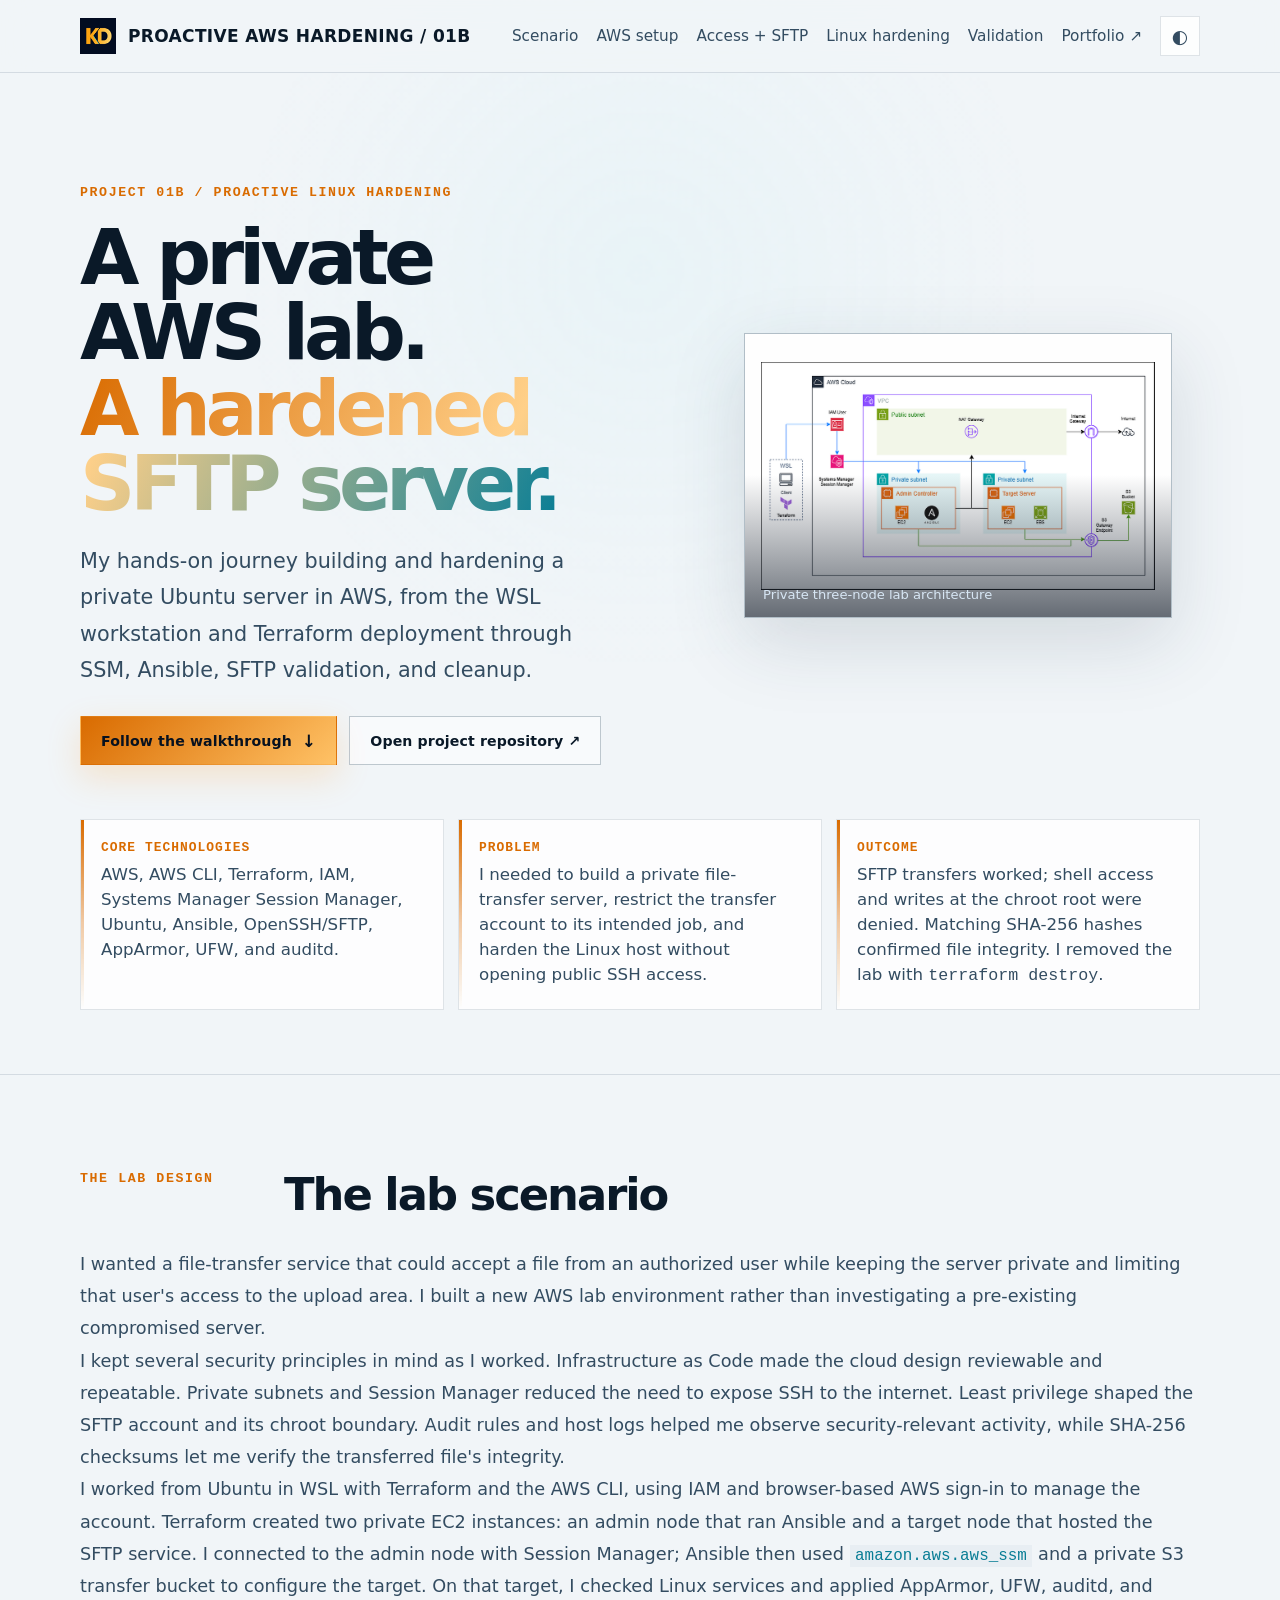
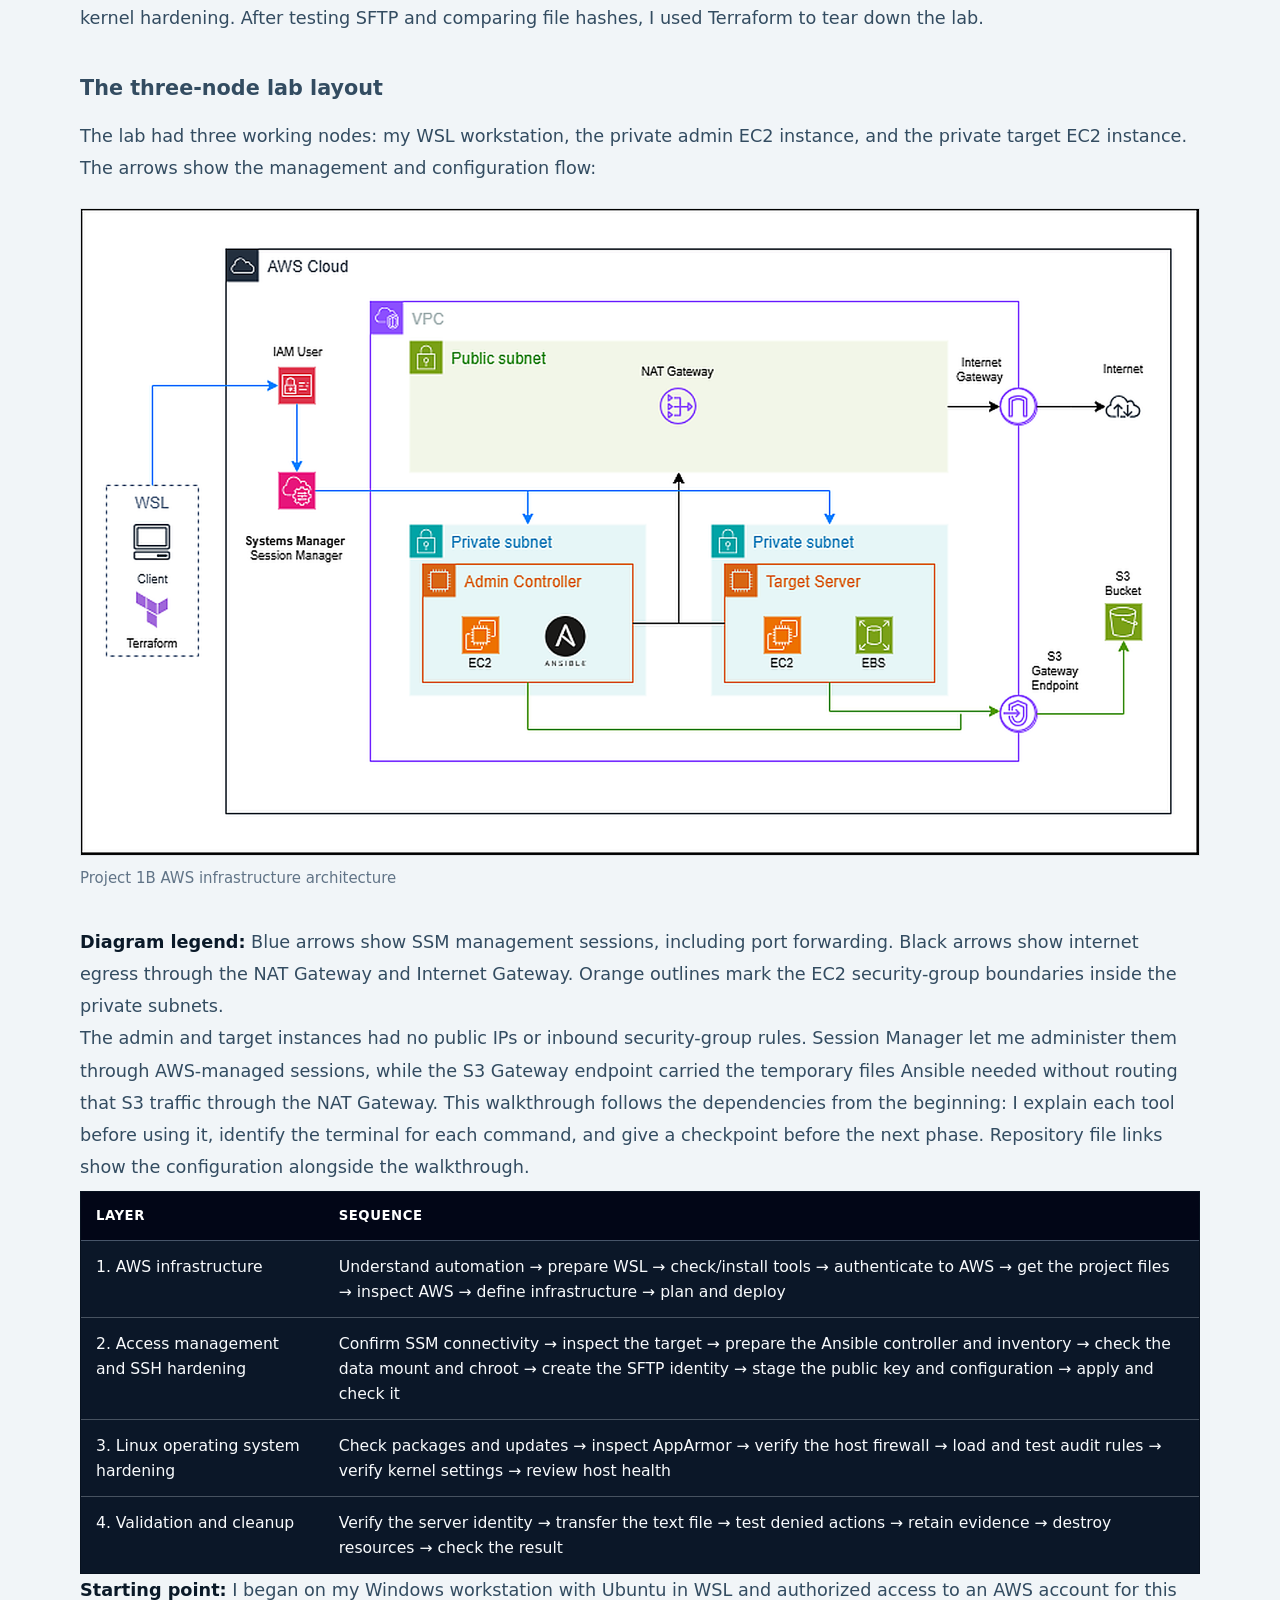
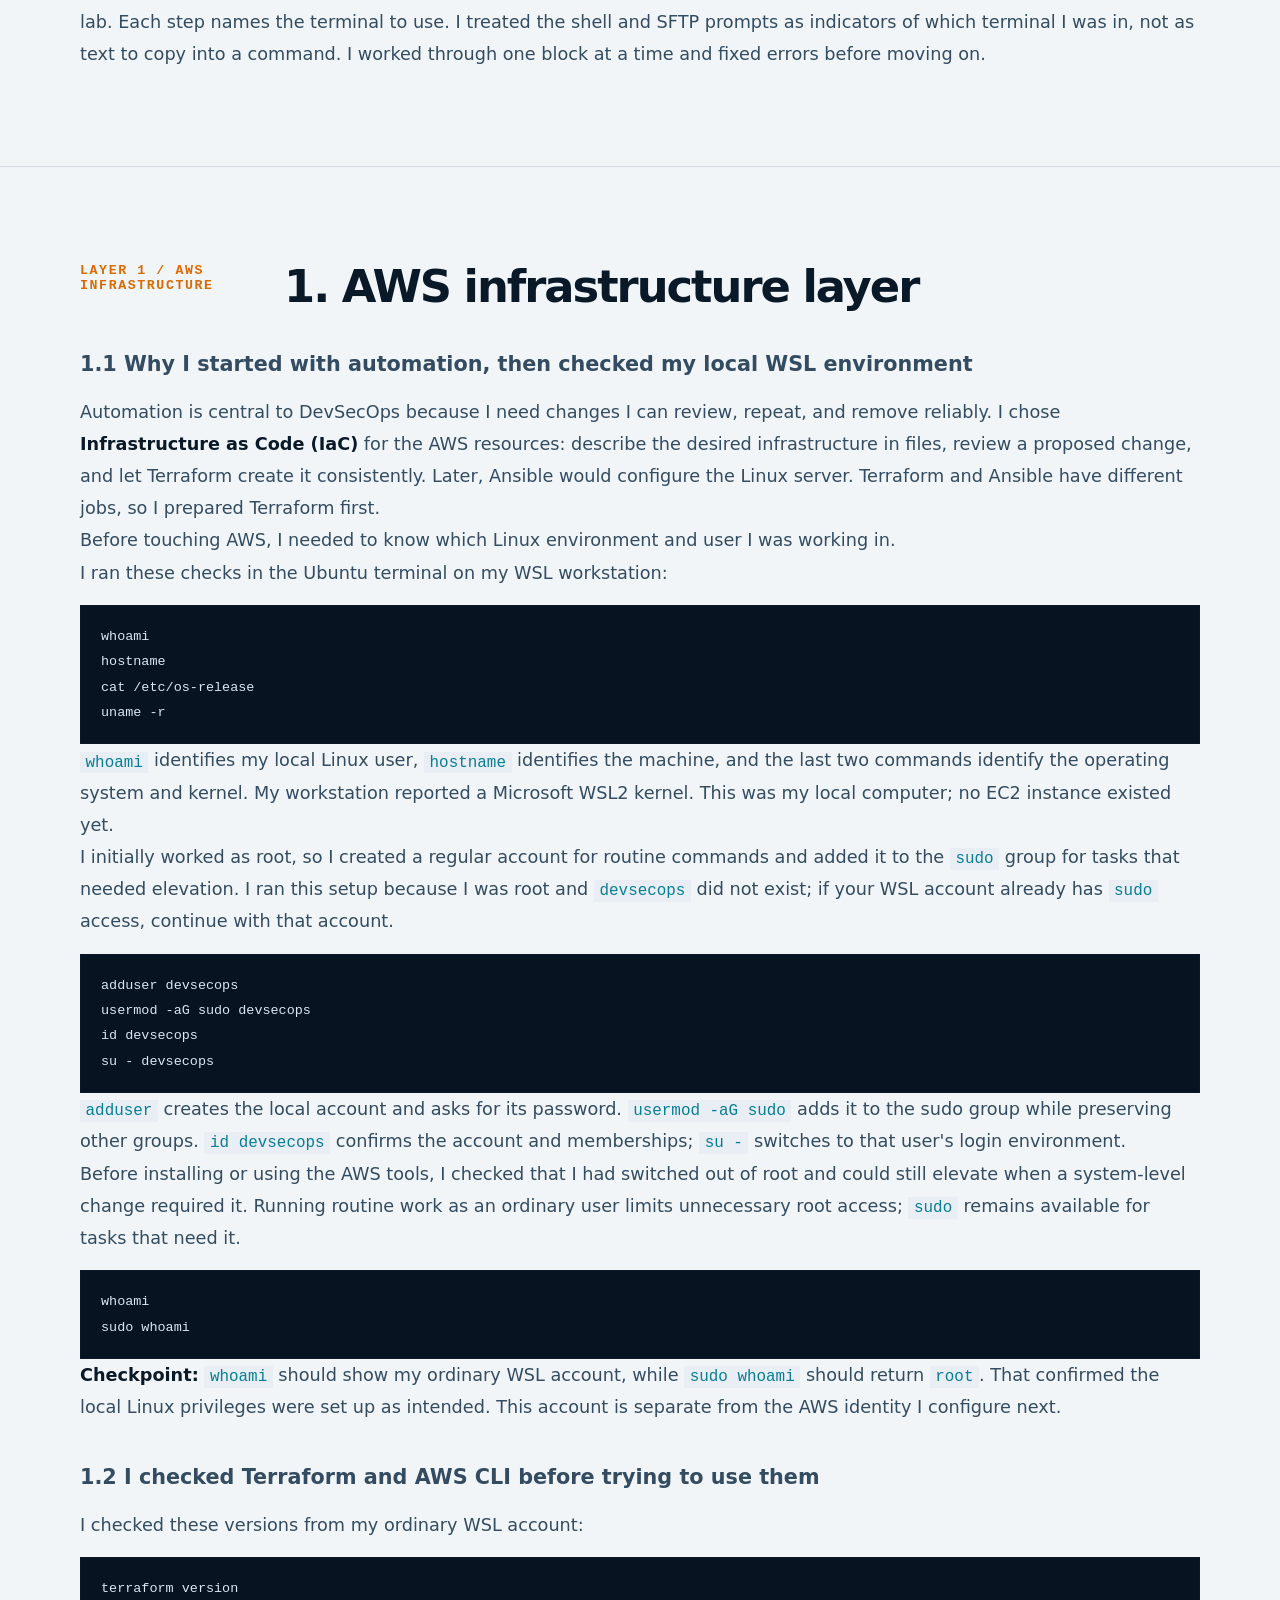
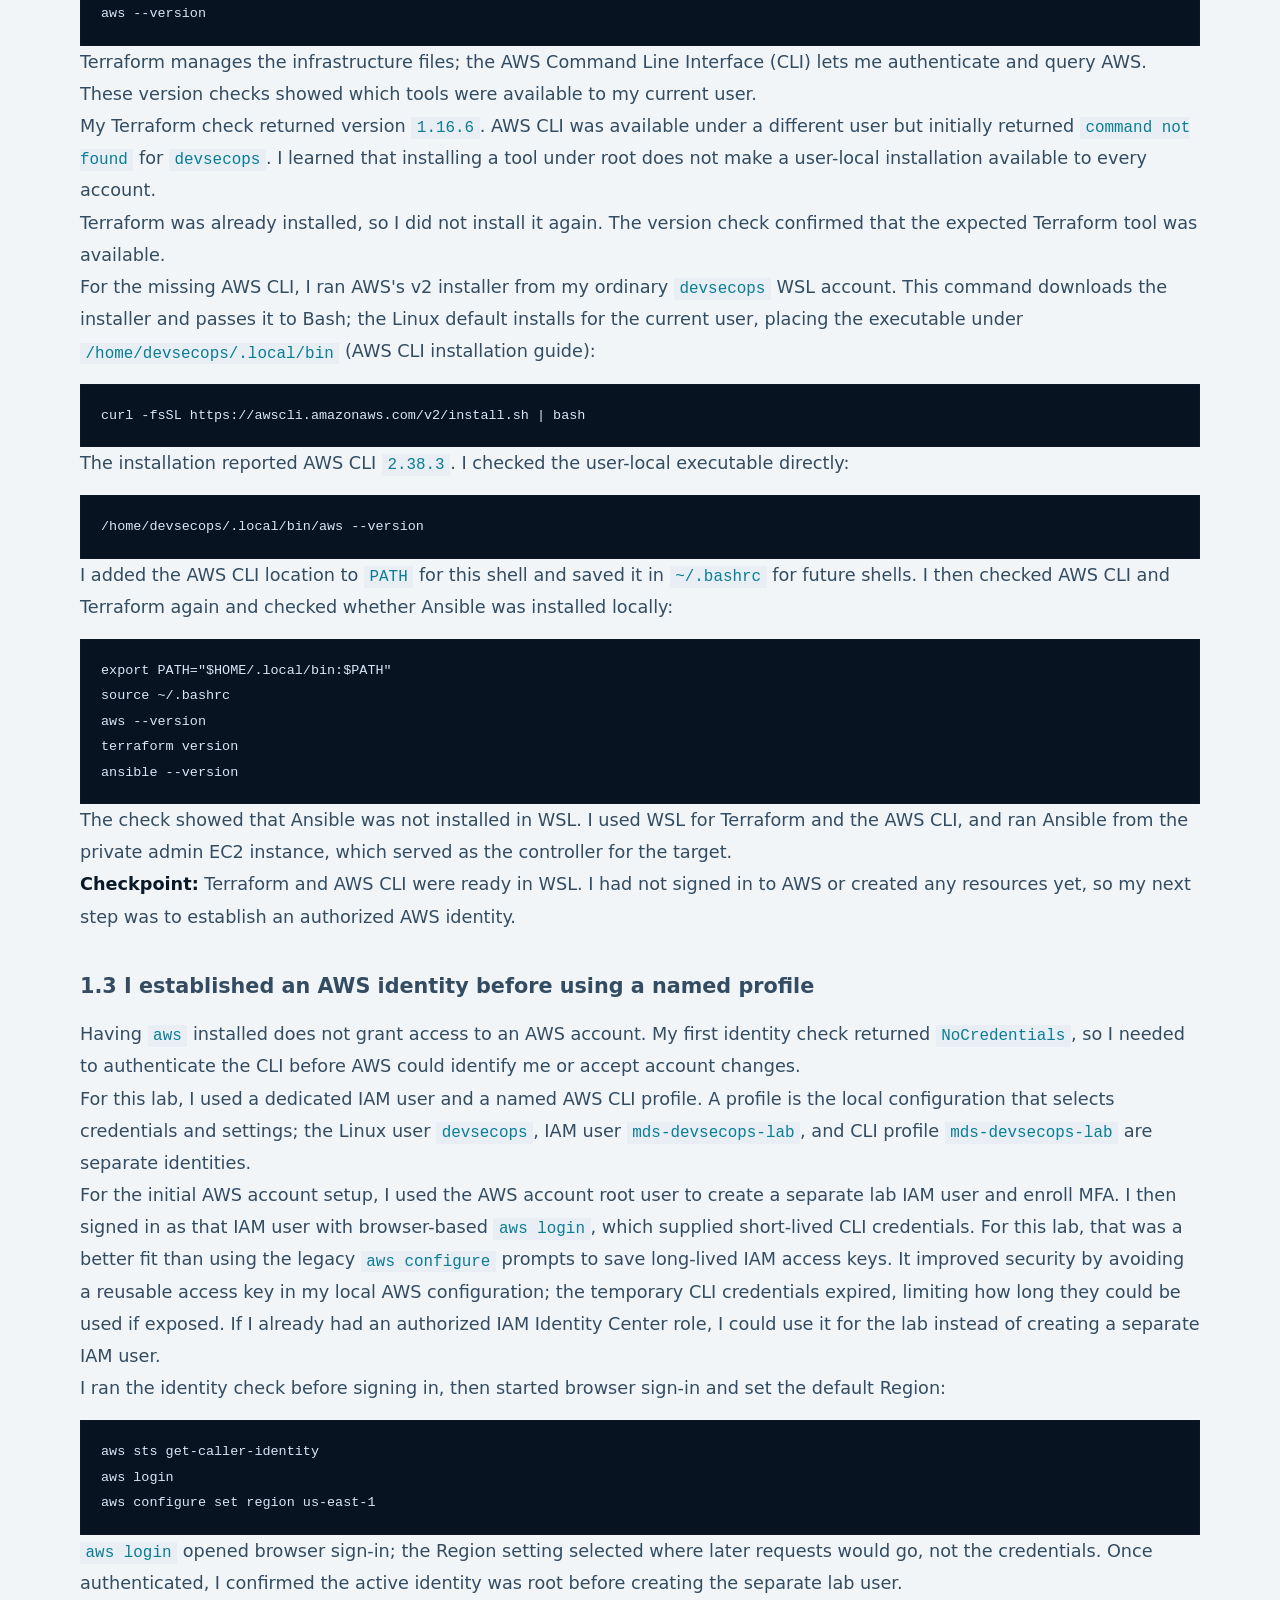
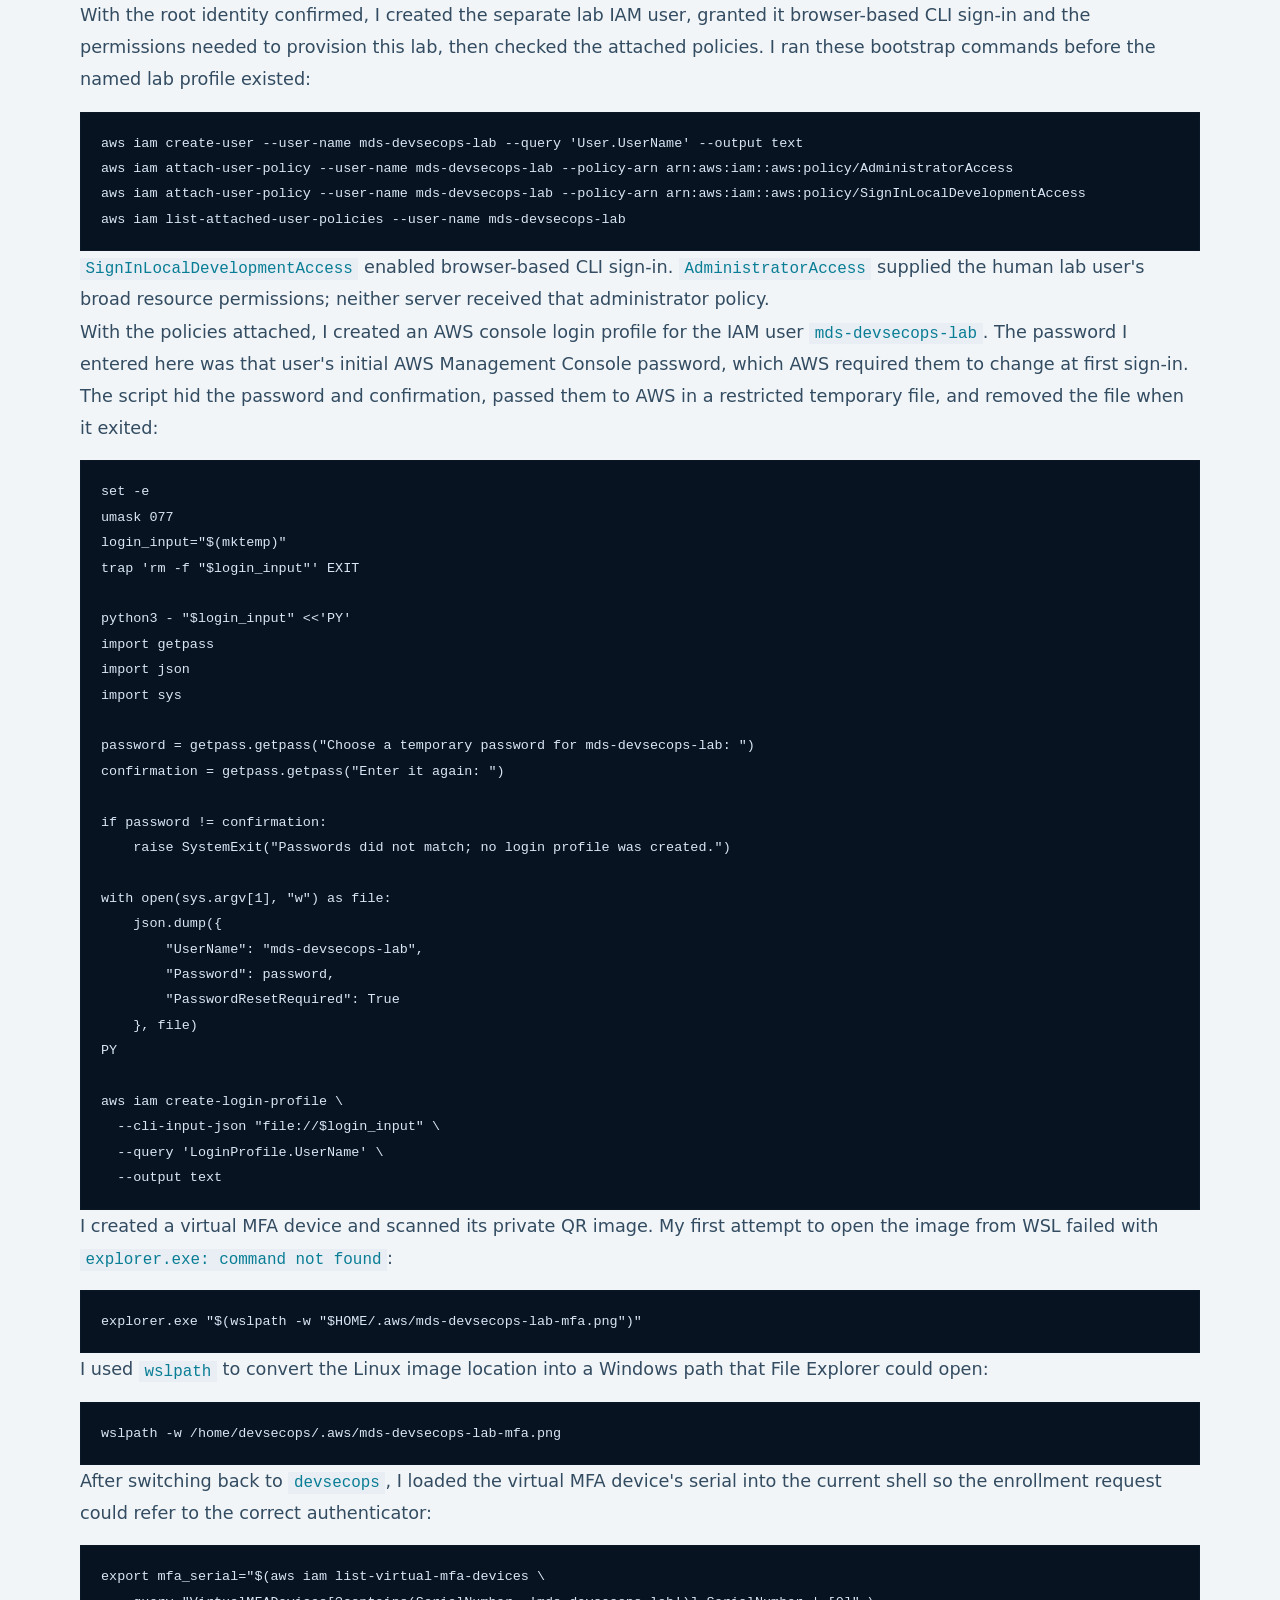
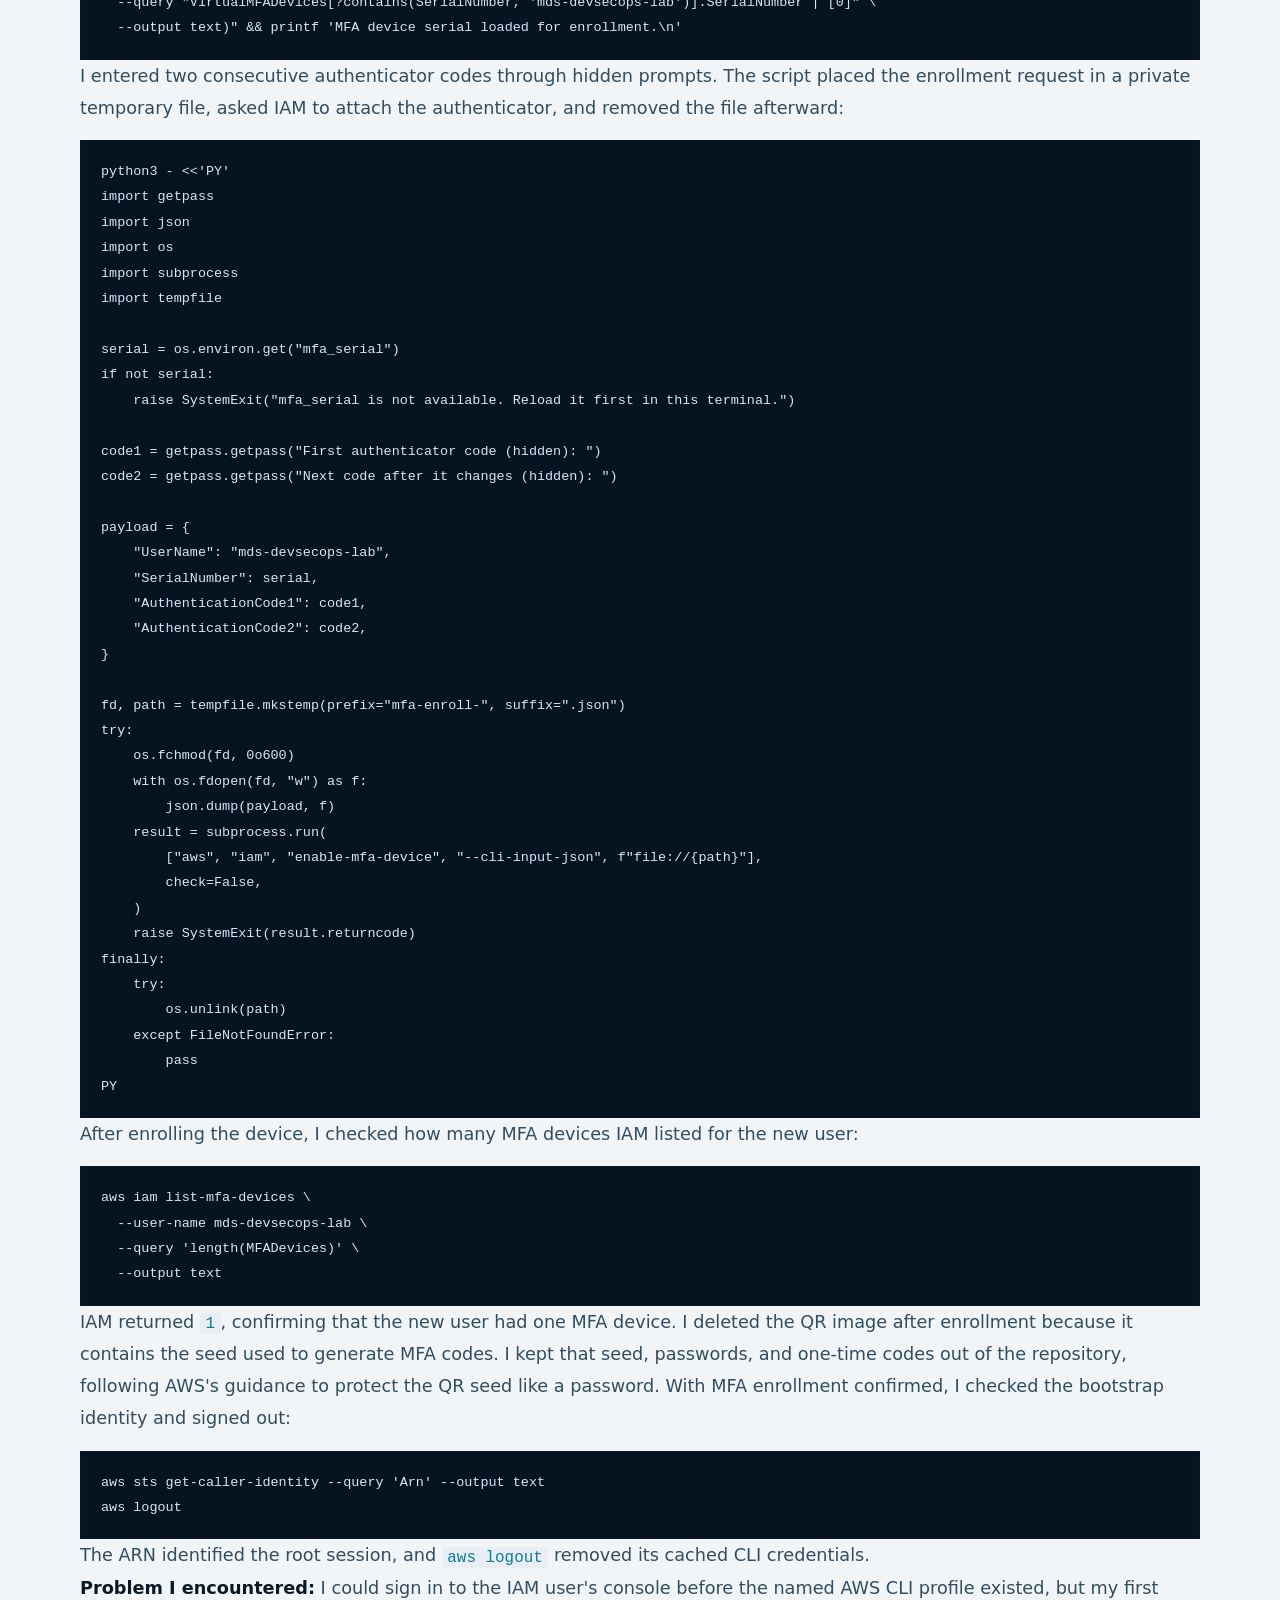
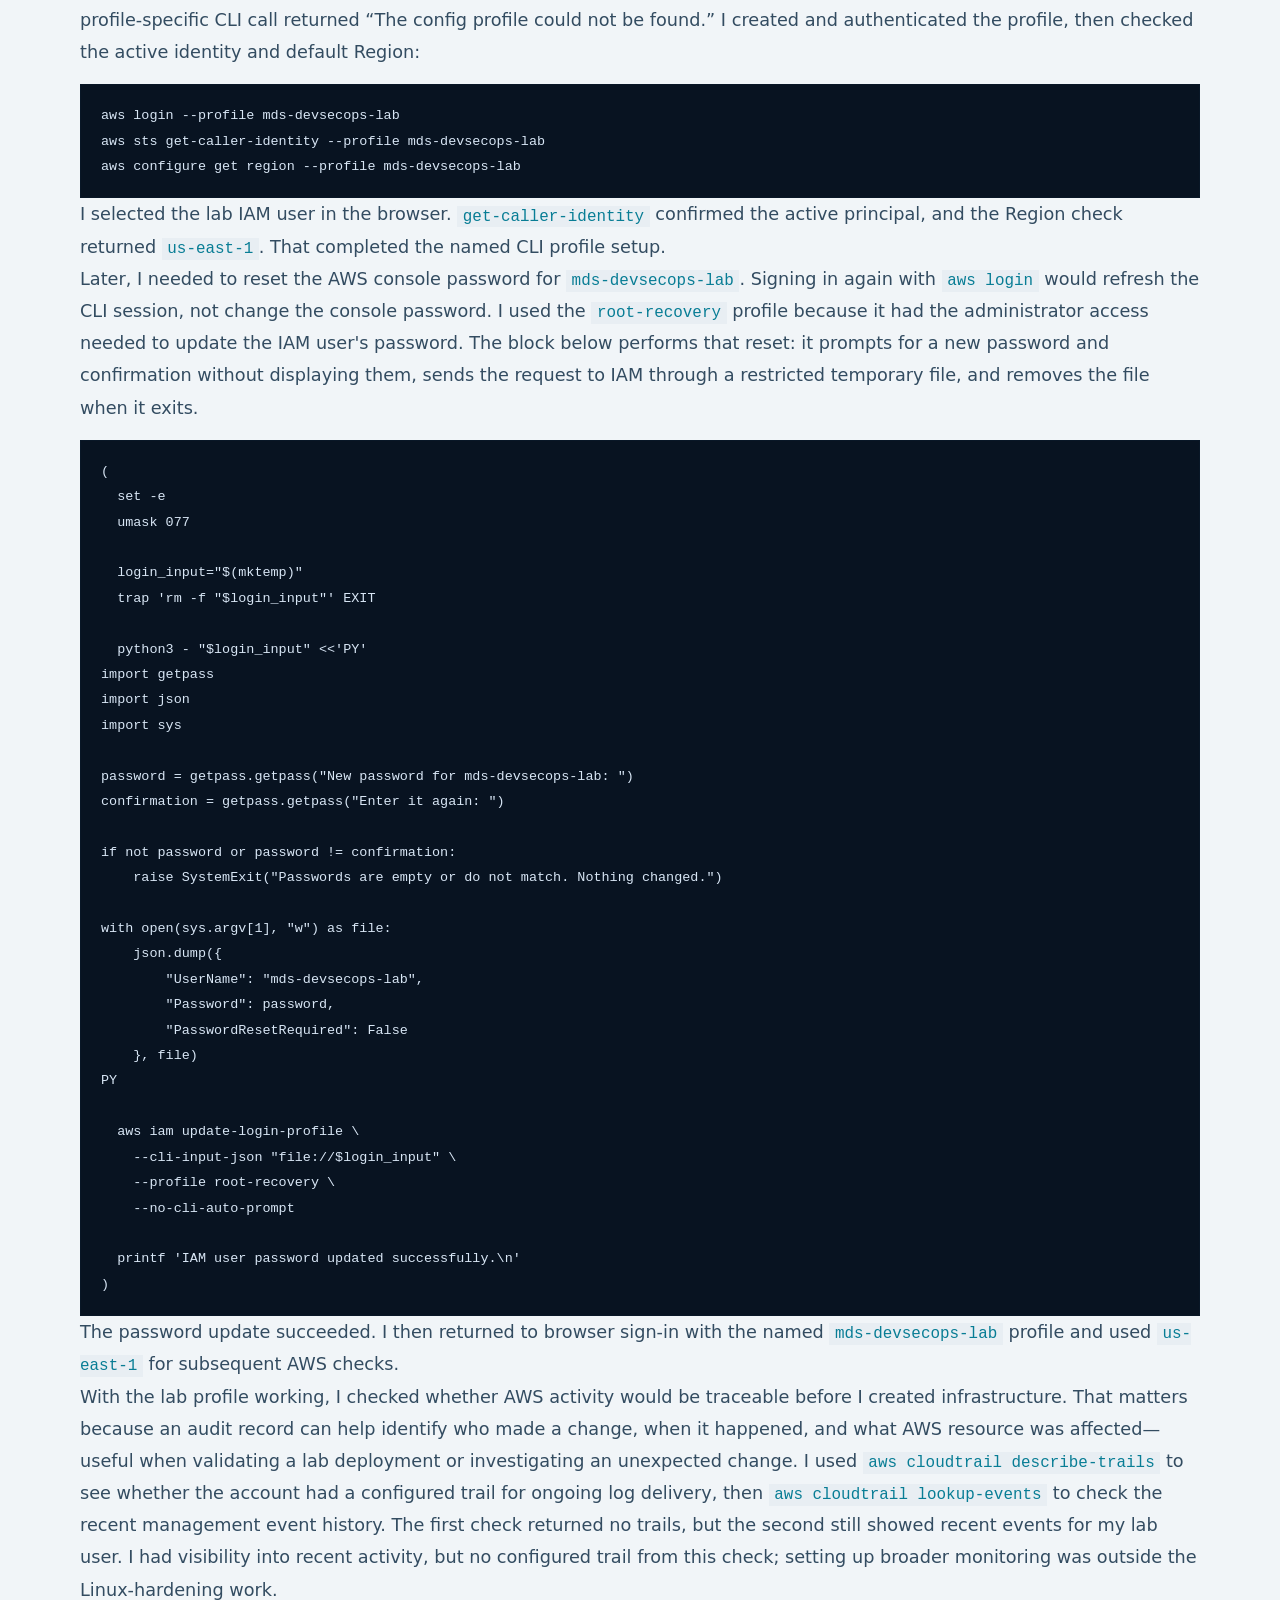
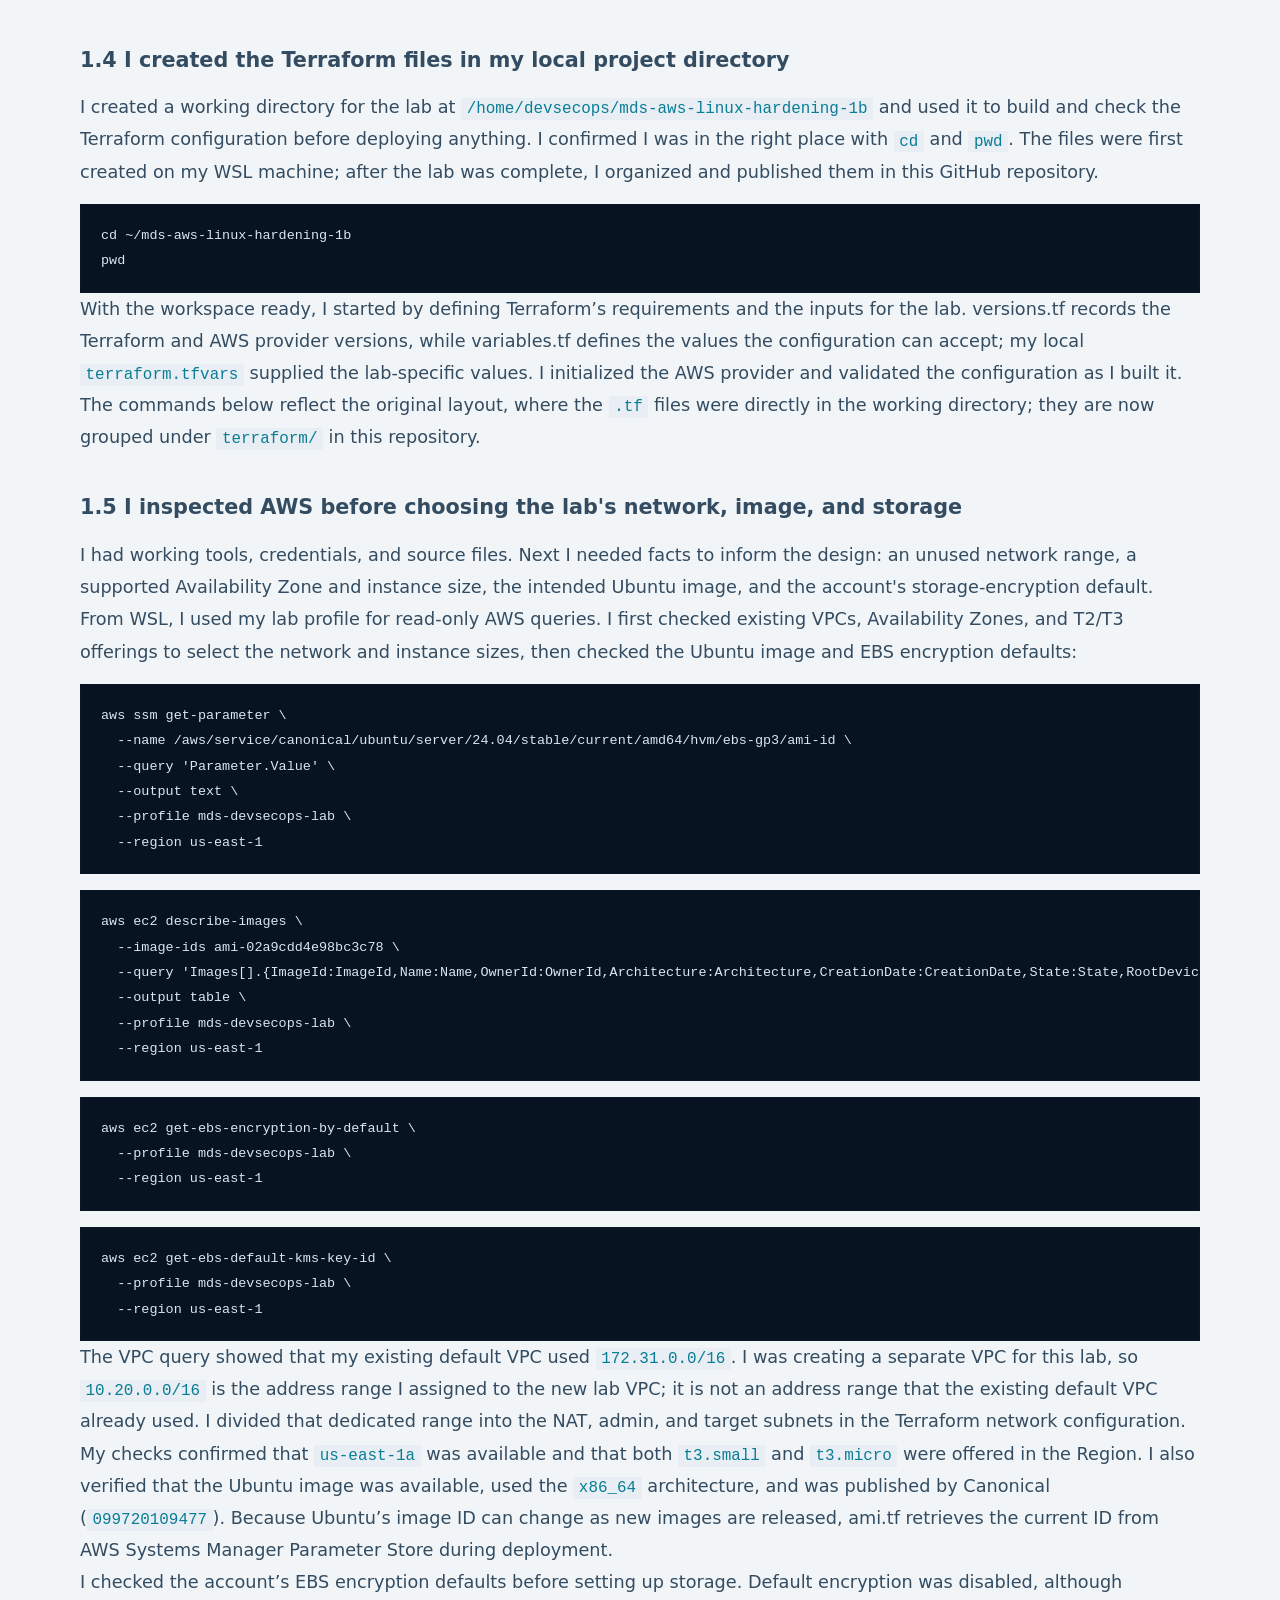
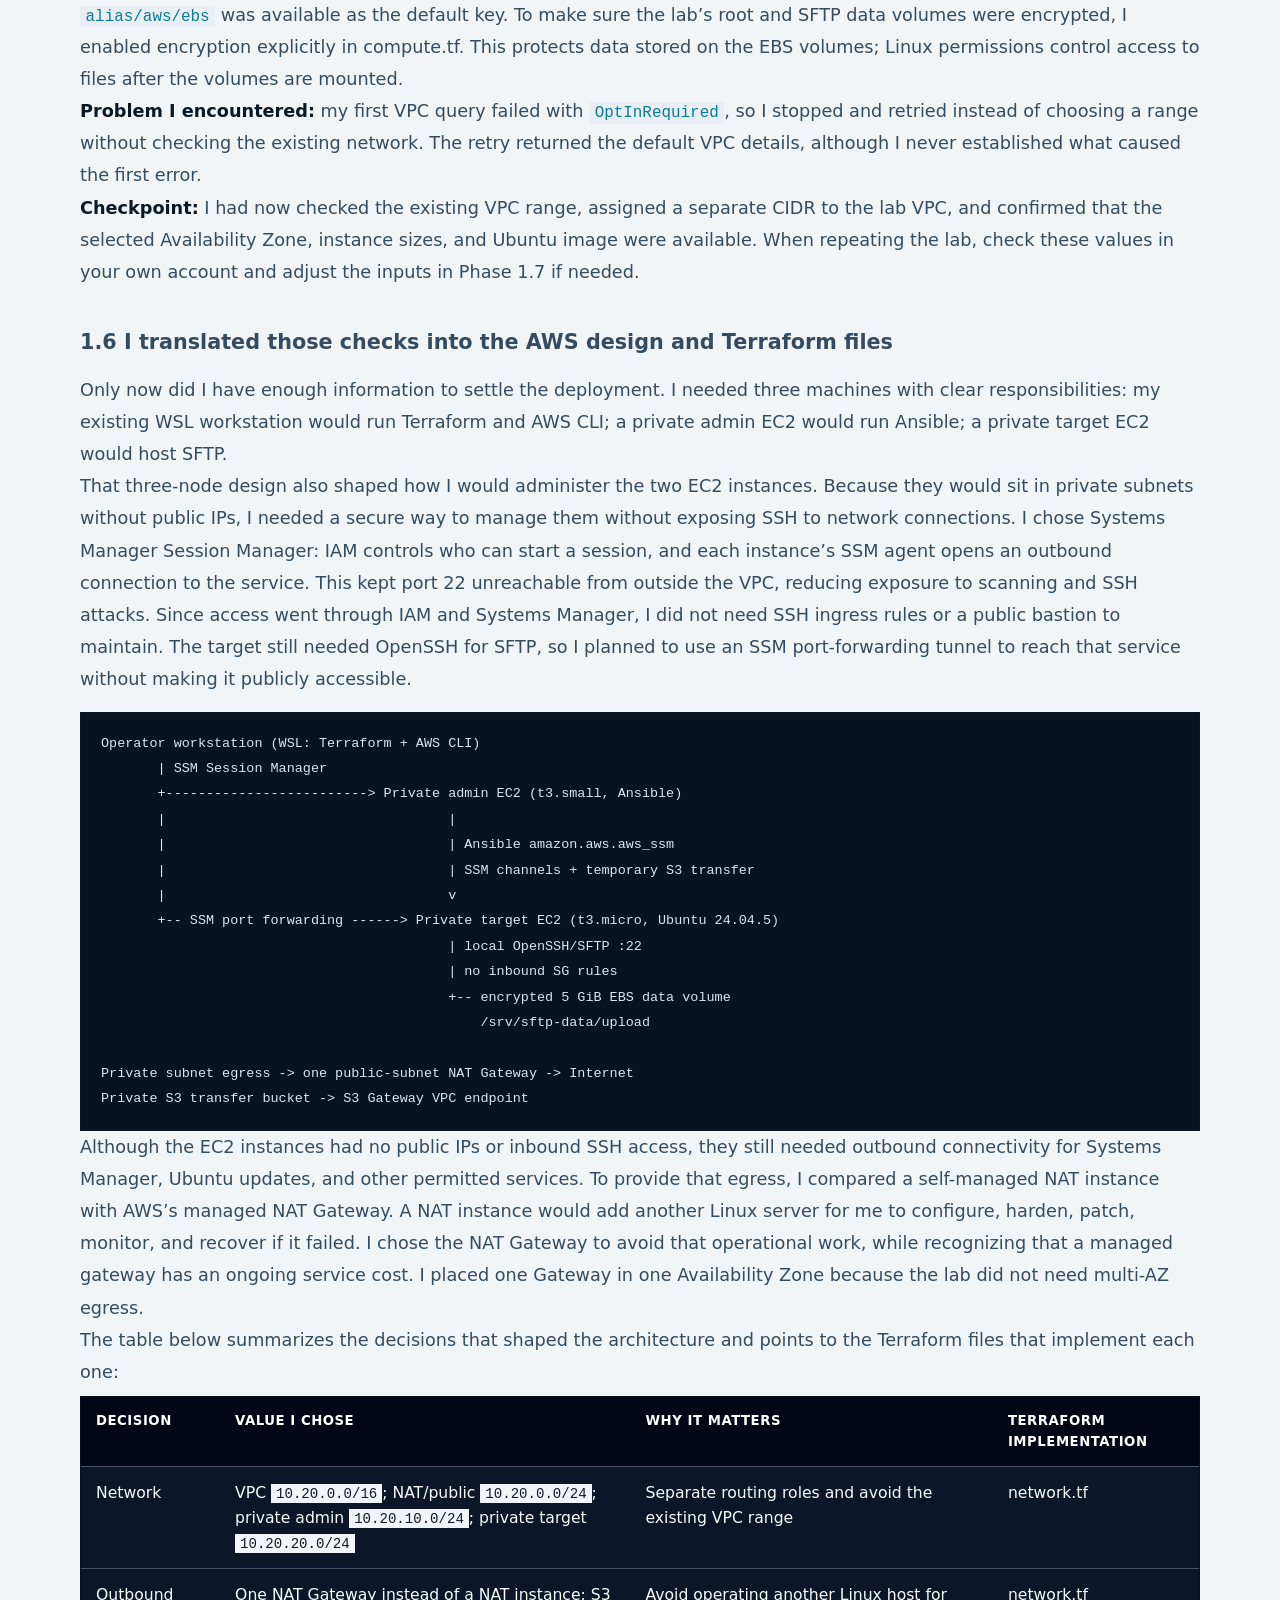
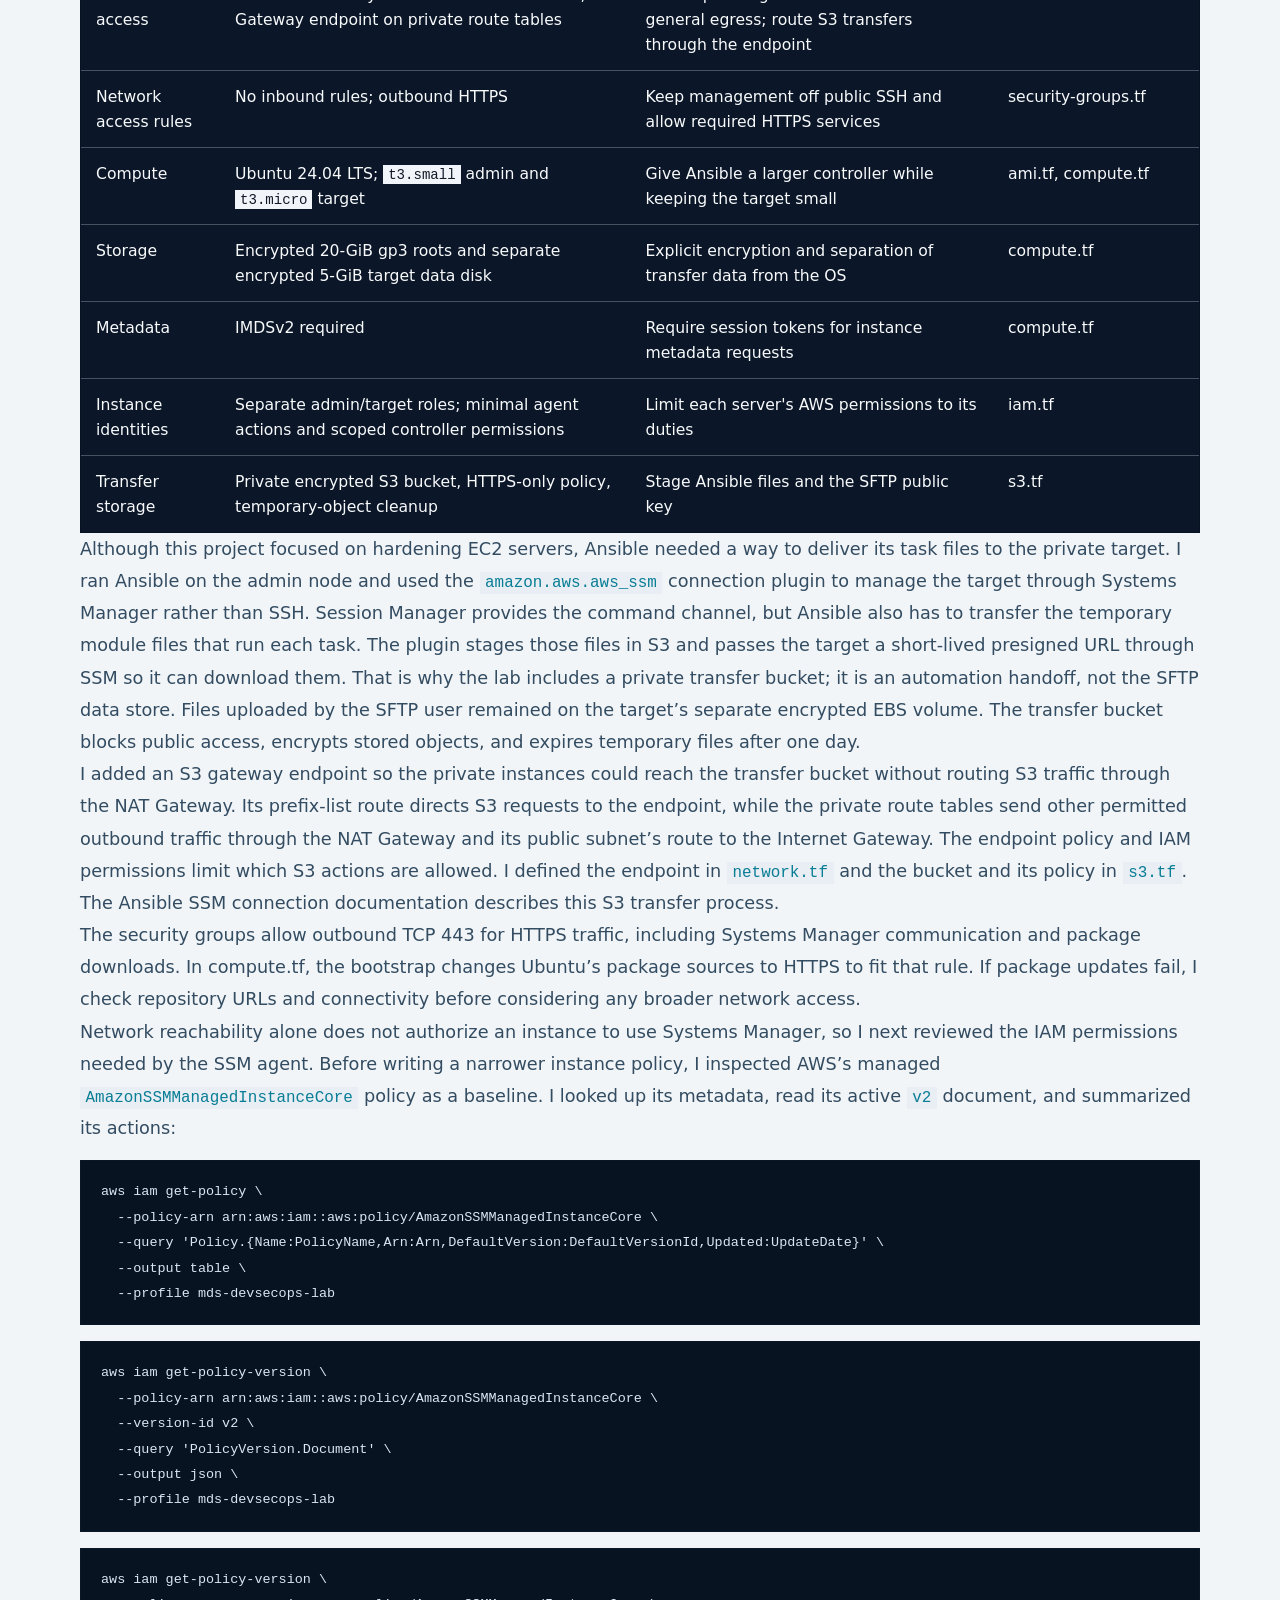
<file: project-1b/index.html>
<!doctype html>
<html lang="en" data-theme="dark"><head><meta charset="UTF-8"><meta name="viewport" content="width=device-width, initial-scale=1"><meta name="theme-color" content="#07111f"><meta name="description" content="A chronological, hands-on walkthrough of a private AWS Linux hardening lab using Terraform, AWS CLI, Systems Manager, Ansible, SFTP, UFW and auditd."><link rel="canonical" href="https://delanekay.github.io/project-1b/"><link rel="icon" type="image/png" sizes="64x64" href="/assets/favicon.png?v=1"><link rel="stylesheet" href="/assets/styles.css?v=20261020-3"><meta property="og:title" content="Proactive AWS Linux Hardening | Kudakwashe Delan Sibanda"><meta property="og:description" content="A private three-node AWS lab and a chronological Linux hardening walkthrough."><meta property="og:image" content="https://delanekay.github.io/assets/project-1b-aws-architecture.png"><title>Proactive AWS Linux Hardening | Kudakwashe</title><style>
      :root { --story-width: min(1120px, calc(100vw - 44px)); }
      html { scroll-padding-top: 92px; }
      body { font-size: 1rem; }
      .story-nav { position: sticky; top: 0; z-index: 50; border-bottom: 1px solid var(--line); background: color-mix(in srgb, var(--bg) 88%, transparent); backdrop-filter: blur(18px); }
      .story-nav-inner { width: var(--story-width); min-height: 72px; margin: auto; display: flex; align-items: center; justify-content: space-between; gap: 18px; }
      .story-brand { display: flex; align-items: center; gap: 12px; font-weight: 800; letter-spacing: .02em; }
      .story-brand-mark { display: grid; width: 36px; aspect-ratio: 1; place-items: center; overflow: hidden; border-radius: 0; background: #07111f; }
      .story-brand-mark img { display: block; width: 100%; height: 100%; object-fit: contain; }
      .story-nav-links { display: flex; align-items: center; gap: 18px; color: var(--muted-strong); font-size: .9rem; }
      .story-nav-links a:hover { color: var(--accent); }
      .story-wrap { width: var(--story-width); margin: auto; }
      .story-hero { padding: clamp(62px, 9vw, 112px) 0 64px; }
      .story-kicker, .story-index { color: var(--accent); font: 800 .78rem ui-monospace, "Cascadia Code", monospace; letter-spacing: .12em; text-transform: uppercase; }
      .story-hero-grid { display: grid; grid-template-columns: minmax(0, 1.05fr) minmax(340px, .95fr); align-items: center; gap: clamp(32px, 6vw, 76px); }
      .story-hero h1 { max-width: 760px; margin: 20px 0 22px; font-size: clamp(2.7rem, 6vw, 5.3rem); line-height: .98; letter-spacing: -.065em; }
      .story-hero h1 span { color: transparent; background: linear-gradient(115deg, var(--accent), #ffd089 48%, var(--cyan)); background-clip: text; }
      .story-lede { max-width: 680px; color: var(--muted-strong); font-size: clamp(1.05rem, 1.8vw, 1.22rem); line-height: 1.75; }
      .story-hero-art { position: relative; overflow: hidden; min-height: 285px; aspect-ratio: 1.5; border: 1px solid var(--line-strong); border-radius: 24px; box-shadow: var(--shadow); background: var(--bg-soft); }
      .story-hero-art::after { position: absolute; inset: 50% 0 0; content: ""; background: linear-gradient(transparent, rgba(7,17,31,.62)); pointer-events: none; }
      .story-hero-art img { width: 100%; height: 100%; min-height: 285px; object-fit: cover; }
      .story-hero-art figcaption { position: absolute; z-index: 1; right: 18px; bottom: 15px; left: 18px; color: #d7e6f4; font-size: .77rem; }
      .story-actions { display: flex; flex-wrap: wrap; gap: 12px; margin-top: 28px; }
      .story-summary { display: grid; grid-template-columns: repeat(3, 1fr); gap: 14px; margin-top: 54px; }
      .story-summary article { min-height: 112px; padding: 20px; border: 1px solid var(--line); border-radius: 16px; background: var(--surface); }
      .story-summary strong { display: block; margin-bottom: 8px; color: var(--accent); font: 800 .76rem ui-monospace, monospace; letter-spacing: .08em; text-transform: uppercase; }
      .story-summary span { color: var(--muted-strong); font-size: .98rem; line-height: 1.5; }
      .story-section { padding: clamp(56px, 8vw, 96px) 0; border-top: 1px solid var(--line); }
      .story-section-head { display: grid; grid-template-columns: 180px minmax(0, 1fr); gap: 24px; margin-bottom: 30px; }
      .story-section h2 { max-width: 780px; font-size: clamp(1.9rem, 3.5vw, 3.1rem); line-height: 1.05; letter-spacing: -.045em; }
      .story-section h3 { margin-bottom: 12px; font-size: 1.22rem; }
      .story-prose { max-width: 850px; color: var(--muted-strong); font-size: 1.04rem; line-height: 1.82; }
      .story-prose + .story-prose { margin-top: 16px; }
      .story-prose strong { color: var(--text); }
      .story-grid-two { display: grid; grid-template-columns: repeat(2, minmax(0,1fr)); gap: 20px; }
      .story-panel { padding: clamp(20px, 3vw, 30px); border: 1px solid var(--line); border-radius: 18px; background: var(--surface); }
      .story-panel { min-width: 0; }
      .story-panel code { overflow-wrap: anywhere; }
      .story-panel p { color: var(--muted-strong); font-size: 1rem; line-height: 1.75; }
      .story-panel p + p { margin-top: 12px; }
      .story-chip-list { display: flex; flex-wrap: wrap; gap: 9px; margin-top: 18px; }
      .story-chip-list span { padding: 7px 11px; color: var(--cyan); border: 1px solid color-mix(in srgb, var(--cyan) 32%, var(--line)); border-radius: 999px; font: 700 .75rem ui-monospace, monospace; }
      .story-topology { overflow: hidden; margin-top: 26px; border: 1px solid var(--line); border-radius: 18px; background: var(--bg-soft); }
      .story-topology img { width: 100%; height: auto; }
      .story-topology figcaption { padding: 13px 17px; color: var(--muted); font-size: .82rem; line-height: 1.5; }
      .story-code { overflow-x: auto; margin: 16px 0 0; padding: 18px 20px; border: 1px solid var(--line); border-radius: 14px; background: #081321; color: #d8e6f5; font: .88rem/1.7 ui-monospace, "Cascadia Code", monospace; }
      .story-code code, .story-panel .story-code code { padding: 0; color: inherit; border-radius: 0; background: transparent; font: inherit; }
      html[data-theme="dark"] .story-code { border-color: #d6dee8; background: #f1f5f9; color: #111827; }
      html[data-theme="dark"] code { color: #111827; background: #e2e8f0; }
      html[data-theme="dark"] .story-code code { color: inherit; background: transparent; }
      html[data-theme="dark"] .story-chip-list span { color: #111827; border-color: #cbd5e1; background: #f1f5f9; }
      html[data-theme="dark"] .story-chip-list span a { color: inherit; }
      .story-table-wrap { overflow-x: auto; margin-top: 8px; border: 1px solid var(--line); border-radius: 14px; }
      .story-table { width: 100%; border-collapse: collapse; color: var(--muted-strong); font-size: .92rem; line-height: 1.6; }
      .story-table th, .story-table td { padding: 13px 15px; border-bottom: 1px solid var(--line); text-align: left; vertical-align: top; }
      .story-table th { color: var(--text); background: var(--bg-soft); font-size: .78rem; letter-spacing: .04em; text-transform: uppercase; }
      .story-table tr:last-child td { border-bottom: 0; }
      .story-table code { color: var(--cyan); }
      html[data-theme="dark"] .story-table-wrap { border-color: #d6dee8; background: #f8fafc; }
      html[data-theme="dark"] .story-table { color: #111827; }
      html[data-theme="dark"] .story-table th { color: #ffffff; border-color: #0b1728; background: #07111f; }
      html[data-theme="dark"] .story-table td { border-color: #cbd5e1; }
      html[data-theme="dark"] .story-table code { color: #f8fafc; background: #101f33; }
      html[data-theme="light"] .story-table-wrap { border-color: #07111f; background: #0b1728; }
      html[data-theme="light"] .story-table { color: #f8fafc; }
      html[data-theme="light"] .story-table th { color: #ffffff; border-color: #475569; background: #020617; }
      html[data-theme="light"] .story-table td { border-color: #334155; }
      html[data-theme="light"] .story-table code { color: #111827; background: #f1f5f9; }

      .story-note { margin-top: 15px; padding: 14px 17px; border-left: 3px solid var(--cyan); border-radius: 0 10px 10px 0; background: var(--bg-soft); color: var(--muted-strong); font-size: .92rem; line-height: 1.65; }
      .story-steps { display: grid; gap: 14px; counter-reset: step; }
      .story-step { display: grid; grid-template-columns: 54px 1fr; gap: 16px; padding: 20px; border: 1px solid var(--line); border-radius: 16px; background: var(--surface); counter-increment: step; }
      .story-step::before { display: grid; width: 42px; height: 42px; place-items: center; content: "0" counter(step); color: var(--accent); border: 1px solid var(--line-strong); border-radius: 12px; font: 800 .8rem ui-monospace, monospace; }
      .story-step h3 { margin: 1px 0 6px; font-size: 1.08rem; }
      .story-step p { color: var(--muted-strong); font-size: .97rem; line-height: 1.7; }
      .story-observation { display: grid; grid-template-columns: 190px 1fr; gap: 16px; padding: 17px 0; border-bottom: 1px solid var(--line); }
      .story-observation:last-child { border-bottom: 0; }
      .story-observation strong { color: var(--text); }
      .story-observation p { color: var(--muted-strong); line-height: 1.65; }
      .story-observation code, .story-prose code, .story-panel code { padding: .12em .35em; color: var(--cyan); border-radius: 5px; background: var(--bg-soft); font: .9em ui-monospace, monospace; }
      .story-code-label { display: flex; align-items: center; justify-content: space-between; margin-top: 26px; color: var(--muted); font: 700 .74rem ui-monospace, monospace; letter-spacing: .06em; text-transform: uppercase; }
      .story-principles { display: grid; grid-template-columns: repeat(4, 1fr); gap: 13px; margin-top: 22px; }
      .story-principles article { padding: 18px; border: 1px solid var(--line); border-radius: 15px; background: var(--surface); }
      .story-principles h3 { margin-bottom: 8px; color: var(--accent); font-size: 1rem; }
      .story-principles p { color: var(--muted-strong); font-size: .9rem; line-height: 1.65; }
      .story-proof { display: grid; grid-template-columns: repeat(2, minmax(0,1fr)); gap: 18px; margin-top: 26px; }
      .story-proof a { overflow: hidden; border: 1px solid var(--line); border-radius: 16px; background: var(--surface); transition: transform 180ms ease, border-color 180ms ease; }
      .story-proof a:hover { transform: translateY(-3px); border-color: var(--line-strong); }
      .story-proof img { width: 100%; aspect-ratio: 16/9; object-fit: cover; object-position: top; background: var(--bg-soft); }
      .story-proof span { display: block; padding: 13px 16px 15px; color: var(--muted-strong); font-size: .91rem; }
      .story-footer { display: flex; flex-wrap: wrap; align-items: center; justify-content: space-between; gap: 18px; padding: 30px 0 50px; color: var(--muted); font-size: .9rem; }
      .story-footer a { color: var(--accent); }
      body *, body *::before, body *::after { border-radius: 0 !important; }
      @media (max-width: 850px) {
        .story-hero-grid { grid-template-columns: 1fr; }
        .story-hero-art { max-width: 660px; }
        .story-section-head { grid-template-columns: 1fr; gap: 12px; }
        .story-principles { grid-template-columns: repeat(2,1fr); }
         .story-nav-inner { flex-wrap: wrap; padding: 10px 0; }
        .story-nav-links { flex-wrap: wrap; justify-content: flex-end; gap: 10px; font-size: .8rem; }
      }
      @media (max-width: 600px) {
        :root { --story-width: calc(100vw - 30px); }
        .story-nav-inner { min-height: 62px; }
        .story-nav-links a:not(.story-home) { display: none; }
        .story-summary, .story-grid-two, .story-proof, .story-principles { grid-template-columns: 1fr; }
        .story-hero { padding-top: 54px; }
        .story-hero h1 { font-size: clamp(2.45rem, 12vw, 3.6rem); }
        .story-hero-art, .story-hero-art img { min-height: 220px; }
        .story-observation { grid-template-columns: 1fr; gap: 5px; }
        .story-step { grid-template-columns: 42px 1fr; gap: 12px; }
        .story-step::before { width: 36px; height: 36px; }
      }
    
      /* Use the accent only for Meridian cards in multi-column sections. */
      @media (min-width: 601px) {
        .story-summary > article,
        .story-grid-two > .story-panel,
        .story-proof > a,
        .story-principles > article { position: relative; }
        .story-summary > article::before,
        .story-grid-two > .story-panel::before,
        .story-proof > a::before,
        .story-principles > article::before {
          position: absolute;
          z-index: 2;
          inset: 0 auto 0 0;
          width: 3px;
          content: "";
          background: linear-gradient(180deg, var(--accent) 0%, color-mix(in srgb, var(--accent) 36%, transparent) 54%, transparent 100%);
          pointer-events: none;
        }
      }

.story-hero-art img{object-fit:contain!important;background:rgba(255,255,255,.96);padding:16px}
.story-figure{margin:24px 0 34px}.story-figure img{width:100%;height:auto;border-radius:16px;border:1px solid var(--line);background:#fff}.story-figure figcaption{margin-top:9px;color:var(--muted);font-size:.88rem}
.story-prose h3{margin-top:2.1rem}.story-prose h4{margin-top:1.5rem}
.story-prose blockquote{margin:18px 0;padding:8px 18px;border-left:3px solid var(--accent);color:var(--muted)}
.story-prose hr{border:0;border-top:1px solid var(--line);margin:28px 0}
.story-prose img{max-width:100%}
.story-prose li{margin:.35em 0}
.story-nav-links a{white-space:nowrap}
@media(max-width:900px){.story-nav-links{overflow-x:auto}.story-hero-art img{max-height:400px;object-fit:contain!important}}

      .story-prose pre.story-code { background: #081321 !important; color: #d8e6f5 !important; }
      .story-prose pre.story-code code { background: transparent !important; color: inherit !important; padding: 0 !important; border: 0 !important; box-shadow: none !important; }

      .story-prose .story-table tbody tr:not(:last-child) td { border-bottom: 1px solid rgba(226, 232, 240, .28) !important; }
      .story-section .story-wrap > .story-prose { width: 100%; max-width: none; }

      .story-section .story-prose { width: 100%; max-width: none; }
      .story-flow + .story-flow { margin-top: 32px; }
      .story-flow { min-width: 0; }
      .story-flow p { line-height: 1.82; }
      .story-grid-two > .story-panel { min-width: 0; }
</style></head><body>
<header class="story-nav"><div class="story-nav-inner"><a class="story-brand" href="/#projects"><span class="story-brand-mark"><img src="/assets/favicon.png?v=1" alt=""></span><span>PROACTIVE AWS HARDENING / 01B</span></a><nav class="story-nav-links" aria-label="Walkthrough sections"><a href="#lab-scenario">Scenario</a><a href="#layer-1">AWS setup</a><a href="#layer-2">Access + SFTP</a><a href="#layer-3">Linux hardening</a><a href="#layer-4">Validation</a><a class="story-home" href="/#projects">Portfolio ↗</a><button class="icon-button theme-toggle" type="button" aria-label="Switch theme" title="Switch theme"><span class="theme-icon" aria-hidden="true">◐</span></button></nav></div></header>
<main><section class="story-hero"><div class="story-wrap"><div class="story-hero-grid"><div><p class="story-kicker">PROJECT 01B / PROACTIVE LINUX HARDENING</p><h1>A private AWS lab.<br><span>A hardened SFTP server.</span></h1><p class="story-lede">My hands-on journey building and hardening a private Ubuntu server in AWS, from the WSL workstation and Terraform deployment through SSM, Ansible, SFTP validation, and cleanup.</p><div class="story-actions"><a class="button button-primary" href="#lab-scenario">Follow the walkthrough <span aria-hidden="true">↓</span></a><a class="button button-outline" href="https://github.com/DelaneKay/project-01b-proactive-linux-hardening" target="_blank" rel="noopener noreferrer">Open project repository ↗</a></div></div><figure class="story-hero-art"><img src="/assets/project-1b-aws-architecture.png" alt="AWS architecture: WSL workstation manages a private admin controller and target server through Systems Manager, with NAT egress and an S3 gateway endpoint"><figcaption>Private three-node lab architecture</figcaption></figure></div><div class="story-summary" aria-label="Project summary"><article><strong>Core technologies</strong><span>AWS, AWS CLI, Terraform, IAM, Systems Manager Session Manager, Ubuntu, Ansible, OpenSSH/SFTP, AppArmor, UFW, and auditd.</span></article><article><strong>Problem</strong><span>I needed to build a private file-transfer server, restrict the transfer account to its intended job, and harden the Linux host without opening public SSH access.</span></article><article><strong>Outcome</strong><span>SFTP transfers worked; shell access and writes at the chroot root were denied. Matching SHA-256 hashes confirmed file integrity. I removed the lab with <code>terraform destroy</code>.</span></article></div></div></section>
<section class="story-section" id="lab-scenario"><div class="story-wrap"><div class="story-section-head"><p class="story-index">THE LAB DESIGN</p><h2>The lab scenario</h2></div><div class="story-prose"><p>I wanted a file-transfer service that could accept a file from an authorized user while keeping the server private and limiting that user's access to the upload area. I built a new AWS lab environment rather than investigating a pre-existing compromised server.</p><p>I kept several security principles in mind as I worked. Infrastructure as Code made the cloud design reviewable and repeatable. Private subnets and Session Manager reduced the need to expose SSH to the internet. Least privilege shaped the SFTP account and its chroot boundary. Audit rules and host logs helped me observe security-relevant activity, while SHA-256 checksums let me verify the transferred file's integrity.</p><p>I worked from Ubuntu in WSL with Terraform and the AWS CLI, using IAM and browser-based AWS sign-in to manage the account. Terraform created two private EC2 instances: an admin node that ran Ansible and a target node that hosted the SFTP service. I connected to the admin node with Session Manager; Ansible then used <code>amazon.aws.aws_ssm</code> and a private S3 transfer bucket to configure the target. On that target, I checked Linux services and applied AppArmor, UFW, auditd, and kernel hardening. After testing SFTP and comparing file hashes, I used Terraform to tear down the lab.</p><h3>The three-node lab layout</h3><p>The lab had three working nodes: my WSL workstation, the private admin EC2 instance, and the private target EC2 instance. The arrows show the management and configuration flow:</p><figure class="story-figure"><img src="/assets/project-1b-aws-architecture.png" alt="Project 1B AWS infrastructure architecture"><figcaption>Project 1B AWS infrastructure architecture</figcaption></figure><p><strong>Diagram legend:</strong> Blue arrows show SSM management sessions, including port forwarding. Black arrows show internet egress through the NAT Gateway and Internet Gateway. Orange outlines mark the EC2 security-group boundaries inside the private subnets.</p><p>The admin and target instances had no public IPs or inbound security-group rules. Session Manager let me administer them through AWS-managed sessions, while the S3 Gateway endpoint carried the temporary files Ansible needed without routing that S3 traffic through the NAT Gateway. This walkthrough follows the dependencies from the beginning: I explain each tool before using it, identify the terminal for each command, and give a checkpoint before the next phase. Repository file links show the configuration alongside the walkthrough.</p><div class="story-table-wrap"><table class="story-table"><thead><tr><th>Layer</th><th>Sequence</th></tr></thead><tbody><tr><td><a href="#1-aws-infrastructure-layer" target="_blank" rel="noopener noreferrer">1. AWS infrastructure</a></td><td>Understand automation → prepare WSL → check/install tools → authenticate to AWS → get the project files → inspect AWS → define infrastructure → plan and deploy</td></tr><tr><td><a href="#2-access-management--ssh-hardening" target="_blank" rel="noopener noreferrer">2. Access management and SSH hardening</a></td><td>Confirm SSM connectivity → inspect the target → prepare the Ansible controller and inventory → check the data mount and chroot → create the SFTP identity → stage the public key and configuration → apply and check it</td></tr><tr><td><a href="#3-linux-operating-system-hardening" target="_blank" rel="noopener noreferrer">3. Linux operating system hardening</a></td><td>Check packages and updates → inspect AppArmor → verify the host firewall → load and test audit rules → verify kernel settings → review host health</td></tr><tr><td><a href="#4-validation-and-cleanup" target="_blank" rel="noopener noreferrer">4. Validation and cleanup</a></td><td>Verify the server identity → transfer the text file → test denied actions → retain evidence → destroy resources → check the result</td></tr></tbody></table></div><p><strong>Starting point:</strong> I began on my Windows workstation with Ubuntu in WSL and authorized access to an AWS account for this lab. Each step names the terminal to use. I treated the shell and SFTP prompts as indicators of which terminal I was in, not as text to copy into a command. I worked through one block at a time and fixed errors before moving on.</p></div></div></section><section class="story-section" id="layer-1"><div class="story-wrap"><div class="story-section-head"><p class="story-index">LAYER 1 / AWS INFRASTRUCTURE</p><h2>1. AWS infrastructure layer</h2></div><div class="story-prose story-flow-group"><section class="story-flow"><h3>1.1 Why I started with automation, then checked my local WSL environment</h3><p>Automation is central to DevSecOps because I need changes I can review, repeat, and remove reliably. I chose <strong>Infrastructure as Code (IaC)</strong> for the AWS resources: describe the desired infrastructure in files, review a proposed change, and let Terraform create it consistently. Later, Ansible would configure the Linux server. Terraform and Ansible have different jobs, so I prepared Terraform first.</p><p>Before touching AWS, I needed to know which Linux environment and user I was working in.</p><p>I ran these checks in the Ubuntu terminal on my WSL workstation:</p><pre class="story-code"><code>whoami
hostname
cat /etc/os-release
uname -r</code></pre><p><code>whoami</code> identifies my local Linux user, <code>hostname</code> identifies the machine, and the last two commands identify the operating system and kernel. My workstation reported a Microsoft WSL2 kernel. This was my local computer; no EC2 instance existed yet.</p><p>I initially worked as root, so I created a regular account for routine commands and added it to the <code>sudo</code> group for tasks that needed elevation. I ran this setup because I was root and <code>devsecops</code> did not exist; if your WSL account already has <code>sudo</code> access, continue with that account.</p><pre class="story-code"><code>adduser devsecops
usermod -aG sudo devsecops
id devsecops
su - devsecops</code></pre><p><code>adduser</code> creates the local account and asks for its password. <code>usermod -aG sudo</code> adds it to the sudo group while preserving other groups. <code>id devsecops</code> confirms the account and memberships; <code>su -</code> switches to that user's login environment.</p><p>Before installing or using the AWS tools, I checked that I had switched out of root and could still elevate when a system-level change required it. Running routine work as an ordinary user limits unnecessary root access; <code>sudo</code> remains available for tasks that need it.</p><pre class="story-code"><code>whoami
sudo whoami</code></pre><p><strong>Checkpoint:</strong> <code>whoami</code> should show my ordinary WSL account, while <code>sudo whoami</code> should return <code>root</code>. That confirmed the local Linux privileges were set up as intended. This account is separate from the AWS identity I configure next.</p></section><section class="story-flow"><h3>1.2 I checked Terraform and AWS CLI before trying to use them</h3><p>I checked these versions from my ordinary WSL account:</p><pre class="story-code"><code>terraform version
aws --version</code></pre><p>Terraform manages the infrastructure files; the AWS Command Line Interface (CLI) lets me authenticate and query AWS. These version checks showed which tools were available to my current user.</p><p>My Terraform check returned version <code>1.16.6</code>. AWS CLI was available under a different user but initially returned <code>command not found</code> for <code>devsecops</code>. I learned that installing a tool under root does not make a user-local installation available to every account.</p><p>Terraform was already installed, so I did not install it again. The version check confirmed that the expected Terraform tool was available.</p><p>For the missing AWS CLI, I ran AWS's v2 installer from my ordinary <code>devsecops</code> WSL account. This command downloads the installer and passes it to Bash; the Linux default installs for the current user, placing the executable under <code>/home/devsecops/.local/bin</code> (<a href="https://docs.aws.amazon.com/cli/latest/userguide/getting-started-install.html" target="_blank" rel="noopener noreferrer">AWS CLI installation guide</a>):</p><pre class="story-code"><code>curl -fsSL https://awscli.amazonaws.com/v2/install.sh | bash</code></pre><p>The installation reported AWS CLI <code>2.38.3</code>. I checked the user-local executable directly:</p><pre class="story-code"><code>/home/devsecops/.local/bin/aws --version</code></pre><p>I added the AWS CLI location to <code>PATH</code> for this shell and saved it in <code>~/.bashrc</code> for future shells. I then checked AWS CLI and Terraform again and checked whether Ansible was installed locally:</p><pre class="story-code"><code>export PATH=&quot;$HOME/.local/bin:$PATH&quot;
source ~/.bashrc
aws --version
terraform version
ansible --version</code></pre><p>The check showed that Ansible was not installed in WSL. I used WSL for Terraform and the AWS CLI, and ran Ansible from the private admin EC2 instance, which served as the controller for the target.</p><p><strong>Checkpoint:</strong> Terraform and AWS CLI were ready in WSL. I had not signed in to AWS or created any resources yet, so my next step was to establish an authorized AWS identity.</p></section></div><div class="story-prose"><h3>1.3 I established an AWS identity before using a named profile</h3><p>Having <code>aws</code> installed does not grant access to an AWS account. My first identity check returned <code>NoCredentials</code>, so I needed to authenticate the CLI before AWS could identify me or accept account changes.</p><p>For this lab, I used a dedicated IAM user and a named AWS CLI profile. A profile is the local configuration that selects credentials and settings; the Linux user <code>devsecops</code>, IAM user <code>mds-devsecops-lab</code>, and CLI profile <code>mds-devsecops-lab</code> are separate identities.</p><p>For the initial AWS account setup, I used the AWS account root user to create a separate lab IAM user and enroll MFA. I then signed in as that IAM user with browser-based <code>aws login</code>, which supplied short-lived CLI credentials. For this lab, that was a better fit than using the legacy <code>aws configure</code> prompts to save long-lived IAM access keys. It improved security by avoiding a reusable access key in my local AWS configuration; the temporary CLI credentials expired, limiting how long they could be used if exposed. If I already had an authorized IAM Identity Center role, I could use it for the lab instead of creating a separate IAM user.</p><p>I ran the identity check before signing in, then started browser sign-in and set the default Region:</p><pre class="story-code"><code>aws sts get-caller-identity
aws login
aws configure set region us-east-1</code></pre><p><code>aws login</code> opened browser sign-in; the Region setting selected where later requests would go, not the credentials. Once authenticated, I confirmed the active identity was root before creating the separate lab user.</p><p>With the root identity confirmed, I created the separate lab IAM user, granted it browser-based CLI sign-in and the permissions needed to provision this lab, then checked the attached policies. I ran these bootstrap commands before the named lab profile existed:</p><pre class="story-code"><code>aws iam create-user --user-name mds-devsecops-lab --query 'User.UserName' --output text
aws iam attach-user-policy --user-name mds-devsecops-lab --policy-arn arn:aws:iam::aws:policy/AdministratorAccess
aws iam attach-user-policy --user-name mds-devsecops-lab --policy-arn arn:aws:iam::aws:policy/SignInLocalDevelopmentAccess
aws iam list-attached-user-policies --user-name mds-devsecops-lab</code></pre><p><code>SignInLocalDevelopmentAccess</code> enabled browser-based CLI sign-in. <code>AdministratorAccess</code> supplied the human lab user's broad resource permissions; neither server received that administrator policy.</p><p>With the policies attached, I created an AWS console login profile for the IAM user <code>mds-devsecops-lab</code>. The password I entered here was that user's initial AWS Management Console password, which AWS required them to change at first sign-in. The script hid the password and confirmation, passed them to AWS in a restricted temporary file, and removed the file when it exited:</p><pre class="story-code"><code>set -e
umask 077
login_input=&quot;$(mktemp)&quot;
trap 'rm -f &quot;$login_input&quot;' EXIT

python3 - &quot;$login_input&quot; &lt;&lt;'PY'
import getpass
import json
import sys

password = getpass.getpass(&quot;Choose a temporary password for mds-devsecops-lab: &quot;)
confirmation = getpass.getpass(&quot;Enter it again: &quot;)

if password != confirmation:
    raise SystemExit(&quot;Passwords did not match; no login profile was created.&quot;)

with open(sys.argv[1], &quot;w&quot;) as file:
    json.dump({
        &quot;UserName&quot;: &quot;mds-devsecops-lab&quot;,
        &quot;Password&quot;: password,
        &quot;PasswordResetRequired&quot;: True
    }, file)
PY

aws iam create-login-profile \
  --cli-input-json &quot;file://$login_input&quot; \
  --query 'LoginProfile.UserName' \
  --output text</code></pre><p>I created a virtual MFA device and scanned its private QR image. My first attempt to open the image from WSL failed with <code>explorer.exe: command not found</code>:</p><pre class="story-code"><code>explorer.exe &quot;$(wslpath -w &quot;$HOME/.aws/mds-devsecops-lab-mfa.png&quot;)&quot;</code></pre><p>I used <code>wslpath</code> to convert the Linux image location into a Windows path that File Explorer could open:</p><pre class="story-code"><code>wslpath -w /home/devsecops/.aws/mds-devsecops-lab-mfa.png</code></pre><p>After switching back to <code>devsecops</code>, I loaded the virtual MFA device's serial into the current shell so the enrollment request could refer to the correct authenticator:</p><pre class="story-code"><code>export mfa_serial=&quot;$(aws iam list-virtual-mfa-devices \
  --query &quot;VirtualMFADevices[?contains(SerialNumber, 'mds-devsecops-lab')].SerialNumber | [0]&quot; \
  --output text)&quot; &amp;&amp; printf 'MFA device serial loaded for enrollment.\n'</code></pre><p>I entered two consecutive authenticator codes through hidden prompts. The script placed the enrollment request in a private temporary file, asked IAM to attach the authenticator, and removed the file afterward:</p><pre class="story-code"><code>python3 - &lt;&lt;'PY'
import getpass
import json
import os
import subprocess
import tempfile

serial = os.environ.get(&quot;mfa_serial&quot;)
if not serial:
    raise SystemExit(&quot;mfa_serial is not available. Reload it first in this terminal.&quot;)

code1 = getpass.getpass(&quot;First authenticator code (hidden): &quot;)
code2 = getpass.getpass(&quot;Next code after it changes (hidden): &quot;)

payload = {
    &quot;UserName&quot;: &quot;mds-devsecops-lab&quot;,
    &quot;SerialNumber&quot;: serial,
    &quot;AuthenticationCode1&quot;: code1,
    &quot;AuthenticationCode2&quot;: code2,
}

fd, path = tempfile.mkstemp(prefix=&quot;mfa-enroll-&quot;, suffix=&quot;.json&quot;)
try:
    os.fchmod(fd, 0o600)
    with os.fdopen(fd, &quot;w&quot;) as f:
        json.dump(payload, f)
    result = subprocess.run(
        [&quot;aws&quot;, &quot;iam&quot;, &quot;enable-mfa-device&quot;, &quot;--cli-input-json&quot;, f&quot;file://{path}&quot;],
        check=False,
    )
    raise SystemExit(result.returncode)
finally:
    try:
        os.unlink(path)
    except FileNotFoundError:
        pass
PY</code></pre><p>After enrolling the device, I checked how many MFA devices IAM listed for the new user:</p><pre class="story-code"><code>aws iam list-mfa-devices \
  --user-name mds-devsecops-lab \
  --query 'length(MFADevices)' \
  --output text</code></pre><p>IAM returned <code>1</code>, confirming that the new user had one MFA device. I deleted the QR image after enrollment because it contains the seed used to generate MFA codes. I kept that seed, passwords, and one-time codes out of the repository, following <a href="https://docs.aws.amazon.com/IAM/latest/APIReference/API_CreateVirtualMFADevice.html" target="_blank" rel="noopener noreferrer">AWS's guidance to protect the QR seed like a password</a>. With MFA enrollment confirmed, I checked the bootstrap identity and signed out:</p><pre class="story-code"><code>aws sts get-caller-identity --query 'Arn' --output text
aws logout</code></pre><p>The ARN identified the root session, and <code>aws logout</code> removed its cached CLI credentials.</p><p><strong>Problem I encountered:</strong> I could sign in to the IAM user's console before the named AWS CLI profile existed, but my first profile-specific CLI call returned “The config profile could not be found.” I created and authenticated the profile, then checked the active identity and default Region:</p><pre class="story-code"><code>aws login --profile mds-devsecops-lab
aws sts get-caller-identity --profile mds-devsecops-lab
aws configure get region --profile mds-devsecops-lab</code></pre><p>I selected the lab IAM user in the browser. <code>get-caller-identity</code> confirmed the active principal, and the Region check returned <code>us-east-1</code>. That completed the named CLI profile setup.</p><p>Later, I needed to reset the AWS console password for <code>mds-devsecops-lab</code>. Signing in again with <code>aws login</code> would refresh the CLI session, not change the console password. I used the <code>root-recovery</code> profile because it had the administrator access needed to update the IAM user's password. The block below performs that reset: it prompts for a new password and confirmation without displaying them, sends the request to IAM through a restricted temporary file, and removes the file when it exits.</p><pre class="story-code"><code>(
  set -e
  umask 077

  login_input=&quot;$(mktemp)&quot;
  trap 'rm -f &quot;$login_input&quot;' EXIT

  python3 - &quot;$login_input&quot; &lt;&lt;'PY'
import getpass
import json
import sys

password = getpass.getpass(&quot;New password for mds-devsecops-lab: &quot;)
confirmation = getpass.getpass(&quot;Enter it again: &quot;)

if not password or password != confirmation:
    raise SystemExit(&quot;Passwords are empty or do not match. Nothing changed.&quot;)

with open(sys.argv[1], &quot;w&quot;) as file:
    json.dump({
        &quot;UserName&quot;: &quot;mds-devsecops-lab&quot;,
        &quot;Password&quot;: password,
        &quot;PasswordResetRequired&quot;: False
    }, file)
PY

  aws iam update-login-profile \
    --cli-input-json &quot;file://$login_input&quot; \
    --profile root-recovery \
    --no-cli-auto-prompt

  printf 'IAM user password updated successfully.\n'
)</code></pre><p>The password update succeeded. I then returned to browser sign-in with the named <code>mds-devsecops-lab</code> profile and used <code>us-east-1</code> for subsequent AWS checks.</p><p>With the lab profile working, I checked whether AWS activity would be traceable before I created infrastructure. That matters because an audit record can help identify who made a change, when it happened, and what AWS resource was affected—useful when validating a lab deployment or investigating an unexpected change. I used <code>aws cloudtrail describe-trails</code> to see whether the account had a configured trail for ongoing log delivery, then <code>aws cloudtrail lookup-events</code> to check the recent management event history. The first check returned no trails, but the second still showed recent events for my lab user. I had visibility into recent activity, but no configured trail from this check; setting up broader monitoring was outside the Linux-hardening work.</p><h3>1.4 I created the Terraform files in my local project directory</h3><p>I created a working directory for the lab at <code>/home/devsecops/mds-aws-linux-hardening-1b</code> and used it to build and check the Terraform configuration before deploying anything. I confirmed I was in the right place with <code>cd</code> and <code>pwd</code>. The files were first created on my WSL machine; after the lab was complete, I organized and published them in this GitHub repository.</p><pre class="story-code"><code>cd ~/mds-aws-linux-hardening-1b
pwd</code></pre><p>With the workspace ready, I started by defining Terraform’s requirements and the inputs for the lab. <a href="https://github.com/DelaneKay/project-01b-proactive-linux-hardening/blob/master/terraform/versions.tf" target="_blank" rel="noopener noreferrer">versions.tf</a> records the Terraform and AWS provider versions, while <a href="https://github.com/DelaneKay/project-01b-proactive-linux-hardening/blob/master/terraform/variables.tf" target="_blank" rel="noopener noreferrer">variables.tf</a> defines the values the configuration can accept; my local <code>terraform.tfvars</code> supplied the lab-specific values. I initialized the AWS provider and validated the configuration as I built it. The commands below reflect the original layout, where the <code>.tf</code> files were directly in the working directory; they are now grouped under <code>terraform/</code> in this repository.</p></div><div class="story-prose"><h3>1.5 I inspected AWS before choosing the lab's network, image, and storage</h3><p>I had working tools, credentials, and source files. Next I needed facts to inform the design: an unused network range, a supported Availability Zone and instance size, the intended Ubuntu image, and the account's storage-encryption default.</p><p>From WSL, I used my lab profile for read-only AWS queries. I first checked existing VPCs, Availability Zones, and T2/T3 offerings to select the network and instance sizes, then checked the Ubuntu image and EBS encryption defaults:</p><pre class="story-code"><code>aws ssm get-parameter \
  --name /aws/service/canonical/ubuntu/server/24.04/stable/current/amd64/hvm/ebs-gp3/ami-id \
  --query 'Parameter.Value' \
  --output text \
  --profile mds-devsecops-lab \
  --region us-east-1</code></pre><pre class="story-code"><code>aws ec2 describe-images \
  --image-ids ami-02a9cdd4e98bc3c78 \
  --query 'Images[].{ImageId:ImageId,Name:Name,OwnerId:OwnerId,Architecture:Architecture,CreationDate:CreationDate,State:State,RootDeviceType:RootDeviceType,VirtualizationType:VirtualizationType}' \
  --output table \
  --profile mds-devsecops-lab \
  --region us-east-1</code></pre><pre class="story-code"><code>aws ec2 get-ebs-encryption-by-default \
  --profile mds-devsecops-lab \
  --region us-east-1</code></pre><pre class="story-code"><code>aws ec2 get-ebs-default-kms-key-id \
  --profile mds-devsecops-lab \
  --region us-east-1</code></pre><p>The VPC query showed that my existing default VPC used <code>172.31.0.0/16</code>. I was creating a separate VPC for this lab, so <code>10.20.0.0/16</code> is the address range I assigned to the new lab VPC; it is not an address range that the existing default VPC already used. I divided that dedicated range into the NAT, admin, and target subnets in the Terraform network configuration. My checks confirmed that <code>us-east-1a</code> was available and that both <code>t3.small</code> and <code>t3.micro</code> were offered in the Region. I also verified that the Ubuntu image was available, used the <code>x86_64</code> architecture, and was published by Canonical (<code>099720109477</code>). Because Ubuntu’s image ID can change as new images are released, <a href="https://github.com/DelaneKay/project-01b-proactive-linux-hardening/blob/master/terraform/ami.tf" target="_blank" rel="noopener noreferrer">ami.tf</a> retrieves the current ID from AWS Systems Manager Parameter Store during deployment.</p><p>I checked the account’s EBS encryption defaults before setting up storage. Default encryption was disabled, although <code>alias/aws/ebs</code> was available as the default key. To make sure the lab’s root and SFTP data volumes were encrypted, I enabled encryption explicitly in <a href="https://github.com/DelaneKay/project-01b-proactive-linux-hardening/blob/master/terraform/compute.tf" target="_blank" rel="noopener noreferrer">compute.tf</a>. This protects data stored on the EBS volumes; Linux permissions control access to files after the volumes are mounted.</p><p><strong>Problem I encountered:</strong> my first VPC query failed with <code>OptInRequired</code>, so I stopped and retried instead of choosing a range without checking the existing network. The retry returned the default VPC details, although I never established what caused the first error.</p><p><strong>Checkpoint:</strong> I had now checked the existing VPC range, assigned a separate CIDR to the lab VPC, and confirmed that the selected Availability Zone, instance sizes, and Ubuntu image were available. When repeating the lab, check these values in your own account and adjust the inputs in Phase 1.7 if needed.</p><h3>1.6 I translated those checks into the AWS design and Terraform files</h3><p>Only now did I have enough information to settle the deployment. I needed three machines with clear responsibilities: my existing WSL workstation would run Terraform and AWS CLI; a private admin EC2 would run Ansible; a private target EC2 would host SFTP.</p><p>That three-node design also shaped how I would administer the two EC2 instances. Because they would sit in private subnets without public IPs, I needed a secure way to manage them without exposing SSH to network connections. I chose Systems Manager Session Manager: IAM controls who can start a session, and each instance’s SSM agent opens an outbound connection to the service. This kept port 22 unreachable from outside the VPC, reducing exposure to scanning and SSH attacks. Since access went through IAM and Systems Manager, I did not need SSH ingress rules or a public bastion to maintain. The target still needed OpenSSH for SFTP, so I planned to use an SSM port-forwarding tunnel to reach that service without making it publicly accessible.</p><pre class="story-code"><code>Operator workstation (WSL: Terraform + AWS CLI)
       | SSM Session Manager
       +-------------------------&gt; Private admin EC2 (t3.small, Ansible)
       |                                   |
       |                                   | Ansible amazon.aws.aws_ssm
       |                                   | SSM channels + temporary S3 transfer
       |                                   v
       +-- SSM port forwarding ------&gt; Private target EC2 (t3.micro, Ubuntu 24.04.5)
                                           | local OpenSSH/SFTP :22
                                           | no inbound SG rules
                                           +-- encrypted 5 GiB EBS data volume
                                               /srv/sftp-data/upload

Private subnet egress -&gt; one public-subnet NAT Gateway -&gt; Internet
Private S3 transfer bucket -&gt; S3 Gateway VPC endpoint</code></pre><p>Although the EC2 instances had no public IPs or inbound SSH access, they still needed outbound connectivity for Systems Manager, Ubuntu updates, and other permitted services. To provide that egress, I compared a self-managed NAT instance with AWS’s managed NAT Gateway. A NAT instance would add another Linux server for me to configure, harden, patch, monitor, and recover if it failed. I chose the NAT Gateway to avoid that operational work, while recognizing that a managed gateway has an ongoing service cost. I placed one Gateway in one Availability Zone because the lab did not need multi-AZ egress.</p><p>The table below summarizes the decisions that shaped the architecture and points to the Terraform files that implement each one:</p><div class="story-table-wrap"><table class="story-table"><thead><tr><th>Decision</th><th>Value I chose</th><th>Why it matters</th><th>Terraform implementation</th></tr></thead><tbody><tr><td>Network</td><td>VPC <code>10.20.0.0/16</code>; NAT/public <code>10.20.0.0/24</code>; private admin <code>10.20.10.0/24</code>; private target <code>10.20.20.0/24</code></td><td>Separate routing roles and avoid the existing VPC range</td><td><a href="https://github.com/DelaneKay/project-01b-proactive-linux-hardening/blob/master/terraform/network.tf" target="_blank" rel="noopener noreferrer">network.tf</a></td></tr><tr><td>Outbound access</td><td>One NAT Gateway instead of a NAT instance; S3 Gateway endpoint on private route tables</td><td>Avoid operating another Linux host for general egress; route S3 transfers through the endpoint</td><td><a href="https://github.com/DelaneKay/project-01b-proactive-linux-hardening/blob/master/terraform/network.tf" target="_blank" rel="noopener noreferrer">network.tf</a></td></tr><tr><td>Network access rules</td><td>No inbound rules; outbound HTTPS</td><td>Keep management off public SSH and allow required HTTPS services</td><td><a href="https://github.com/DelaneKay/project-01b-proactive-linux-hardening/blob/master/terraform/security-groups.tf" target="_blank" rel="noopener noreferrer">security-groups.tf</a></td></tr><tr><td>Compute</td><td>Ubuntu 24.04 LTS; <code>t3.small</code> admin and <code>t3.micro</code> target</td><td>Give Ansible a larger controller while keeping the target small</td><td><a href="https://github.com/DelaneKay/project-01b-proactive-linux-hardening/blob/master/terraform/ami.tf" target="_blank" rel="noopener noreferrer">ami.tf</a>, <a href="https://github.com/DelaneKay/project-01b-proactive-linux-hardening/blob/master/terraform/compute.tf" target="_blank" rel="noopener noreferrer">compute.tf</a></td></tr><tr><td>Storage</td><td>Encrypted 20-GiB gp3 roots and separate encrypted 5-GiB target data disk</td><td>Explicit encryption and separation of transfer data from the OS</td><td><a href="https://github.com/DelaneKay/project-01b-proactive-linux-hardening/blob/master/terraform/compute.tf" target="_blank" rel="noopener noreferrer">compute.tf</a></td></tr><tr><td>Metadata</td><td>IMDSv2 required</td><td>Require session tokens for instance metadata requests</td><td><a href="https://github.com/DelaneKay/project-01b-proactive-linux-hardening/blob/master/terraform/compute.tf" target="_blank" rel="noopener noreferrer">compute.tf</a></td></tr><tr><td>Instance identities</td><td>Separate admin/target roles; minimal agent actions and scoped controller permissions</td><td>Limit each server's AWS permissions to its duties</td><td><a href="https://github.com/DelaneKay/project-01b-proactive-linux-hardening/blob/master/terraform/iam.tf" target="_blank" rel="noopener noreferrer">iam.tf</a></td></tr><tr><td>Transfer storage</td><td>Private encrypted S3 bucket, HTTPS-only policy, temporary-object cleanup</td><td>Stage Ansible files and the SFTP public key</td><td><a href="https://github.com/DelaneKay/project-01b-proactive-linux-hardening/blob/master/terraform/s3.tf" target="_blank" rel="noopener noreferrer">s3.tf</a></td></tr></tbody></table></div><p>Although this project focused on hardening EC2 servers, Ansible needed a way to deliver its task files to the private target. I ran Ansible on the admin node and used the <code>amazon.aws.aws_ssm</code> connection plugin to manage the target through Systems Manager rather than SSH. Session Manager provides the command channel, but Ansible also has to transfer the temporary module files that run each task. The plugin stages those files in S3 and passes the target a short-lived presigned URL through SSM so it can download them. That is why the lab includes a private transfer bucket; it is an automation handoff, not the SFTP data store. Files uploaded by the SFTP user remained on the target’s separate encrypted EBS volume. The transfer bucket blocks public access, encrypts stored objects, and expires temporary files after one day.</p><p>I added an S3 gateway endpoint so the private instances could reach the transfer bucket without routing S3 traffic through the NAT Gateway. Its prefix-list route directs S3 requests to the endpoint, while the private route tables send other permitted outbound traffic through the NAT Gateway and its public subnet’s route to the Internet Gateway. The endpoint policy and IAM permissions limit which S3 actions are allowed. I defined the endpoint in <code>network.tf</code> and the bucket and its policy in <code>s3.tf</code>. The <a href="https://docs.ansible.com/projects/ansible/latest/collections/amazon/aws/aws_ssm_connection.html" target="_blank" rel="noopener noreferrer">Ansible SSM connection documentation</a> describes this S3 transfer process.</p><p>The security groups allow outbound TCP 443 for HTTPS traffic, including Systems Manager communication and package downloads. In <a href="https://github.com/DelaneKay/project-01b-proactive-linux-hardening/blob/master/terraform/compute.tf" target="_blank" rel="noopener noreferrer">compute.tf</a>, the bootstrap changes Ubuntu’s package sources to HTTPS to fit that rule. If package updates fail, I check repository URLs and connectivity before considering any broader network access.</p><p>Network reachability alone does not authorize an instance to use Systems Manager, so I next reviewed the IAM permissions needed by the SSM agent. Before writing a narrower instance policy, I inspected AWS’s managed <code>AmazonSSMManagedInstanceCore</code> policy as a baseline. I looked up its metadata, read its active <code>v2</code> document, and summarized its actions:</p><pre class="story-code"><code>aws iam get-policy \
  --policy-arn arn:aws:iam::aws:policy/AmazonSSMManagedInstanceCore \
  --query 'Policy.{Name:PolicyName,Arn:Arn,DefaultVersion:DefaultVersionId,Updated:UpdateDate}' \
  --output table \
  --profile mds-devsecops-lab</code></pre><pre class="story-code"><code>aws iam get-policy-version \
  --policy-arn arn:aws:iam::aws:policy/AmazonSSMManagedInstanceCore \
  --version-id v2 \
  --query 'PolicyVersion.Document' \
  --output json \
  --profile mds-devsecops-lab</code></pre><pre class="story-code"><code>aws iam get-policy-version \
  --policy-arn arn:aws:iam::aws:policy/AmazonSSMManagedInstanceCore \
  --version-id v2 \
  --query 'PolicyVersion.Document.Statement[].{Actions:Action,Resources:Resource}' \
  --output json \
  --profile mds-devsecops-lab</code></pre><p>The managed policy included parameter-read, patching, inventory, compliance, and legacy messaging permissions that this lab did not need. I used it as a reference and kept the instance roles to the five SSM channel actions required for Session Manager. My AWS user handled provisioning; the EC2 instances did not need those permissions. I attached these five actions to both instance roles:</p><pre class="story-code"><code>{
  &quot;Version&quot;: &quot;2012-10-17&quot;,
  &quot;Statement&quot;: [{
    &quot;Effect&quot;: &quot;Allow&quot;,
    &quot;Action&quot;: [
      &quot;ssm:UpdateInstanceInformation&quot;,
      &quot;ssmmessages:CreateControlChannel&quot;,
      &quot;ssmmessages:CreateDataChannel&quot;,
      &quot;ssmmessages:OpenControlChannel&quot;,
      &quot;ssmmessages:OpenDataChannel&quot;
    ],
    &quot;Resource&quot;: &quot;*&quot;
  }]
}</code></pre><p>The S3 transfer process also determined what the admin role needed. It could start an SSM session to the target and use the transfer bucket to stage Ansible’s temporary module files. I restricted its S3 permissions to listing that bucket and reading, writing, and deleting objects within it. The target needed network access to S3 to fetch the files from short-lived presigned URLs, but it did not need its own S3 credentials. The <a href="https://docs.ansible.com/projects/ansible/latest/collections/amazon/aws/aws_ssm_connection.html" target="_blank" rel="noopener noreferrer">Ansible SSM connection documentation</a> describes this transfer flow.</p><p>While I was reviewing the IAM policies, my WSL terminal became unresponsive. The recovery guidance was to try <code>Ctrl+C</code> first, then use this PowerShell command if the terminal remained stuck:</p><pre class="story-code"><code>wsl --shutdown</code></pre><p>This stops WSL on my workstation so I can reopen the terminal; it does not change AWS resources.</p><p><strong>Checkpoint:</strong> Before deployment, I had mapped each resource to its role in the design and limited each AWS identity to the permissions it needed.</p></div><div class="story-prose story-flow-group"><section class="story-flow"><h3>1.7 I initialized and validated the Terraform configuration</h3><p>Before initializing and validating the Terraform configuration, I set the Region to <code>us-east-1</code>, selected profile <code>mds-devsecops-lab</code>, and reviewed the project variables in <a href="https://github.com/DelaneKay/project-01b-proactive-linux-hardening/blob/master/terraform/variables.tf" target="_blank" rel="noopener noreferrer">variables.tf</a> and <a href="https://github.com/DelaneKay/project-01b-proactive-linux-hardening/blob/master/terraform/terraform.tfvars.example" target="_blank" rel="noopener noreferrer">terraform.tfvars.example</a>. I ran the checks from <code>~/mds-aws-linux-hardening-1b</code> in WSL:</p><pre class="story-code"><code>terraform init
terraform validate</code></pre><p>Terraform downloaded the signed AWS provider <code>6.69.1</code> and reported <code>Success! The configuration is valid.</code> I then reviewed the planned design—private instances, no inbound security-group rules, encrypted volumes, and scoped instance permissions—because syntax validation alone does not assess those choices.</p></section><section class="story-flow"><h3>1.8 I deployed the infrastructure and used its identifiers</h3><p>I deployed the lab with Terraform from the original WSL project directory. It created the private admin and target instances, along with the transfer bucket used by SSM and Ansible. <a href="https://github.com/DelaneKay/project-01b-proactive-linux-hardening/blob/master/terraform/outputs.tf" target="_blank" rel="noopener noreferrer">outputs.tf</a> exposes their identifiers.</p><p>The admin node ID was <code>i-0d9cc5ae05f797442</code>, and the SFTP target ID was <code>i-0cce45e09ec35a12a</code>. I used the <code>mds-devsecops-lab</code> profile in <code>us-east-1</code> for the AWS commands that follow. These are the historical IDs from the lab, which I destroyed after the demonstration.</p><p><strong>Checkpoint:</strong> deployment was complete, and I had the instance IDs needed to configure and test access.</p></section></div></div></section><section class="story-section" id="layer-2"><div class="story-wrap"><div class="story-section-head"><p class="story-index">LAYER 2 / ACCESS + SFTP</p><h2>2. Access management and SSH hardening</h2></div><div class="story-prose"><h3>2.1 I checked Session Manager prerequisites before opening a session</h3><p>With deployment complete and both instance IDs available, I moved from building the infrastructure to checking how I would access the private instances. Since they had no public IPs or inbound SSH rules, I first checked whether Systems Manager could see them. In WSL, I queried the managed-instance list:</p><pre class="story-code"><code>aws ssm describe-instance-information \
  --profile mds-devsecops-lab \
  --region us-east-1 \
  --query 'InstanceInformationList[].{InstanceId:InstanceId,PingStatus:PingStatus,Platform:PlatformName,Version:AgentVersion}' \
  --output table</code></pre><p>Both Ubuntu instances appeared as <code>Online</code> with SSM Agent version <code>3.3.4793.0</code>. That confirmed their agents were connected to Systems Manager. The instance roles and private-subnet egress were part of the Terraform design that enabled this connection.</p><p>I then tried to open a session to the admin node from WSL:</p><pre class="story-code"><code>aws ssm start-session \
  --target i-0d9cc5ae05f797442 \
  --profile mds-devsecops-lab \
  --region us-east-1</code></pre><p>The first attempt returned <code>SessionManagerPlugin is not found</code>. The AWS CLI needed the Session Manager plugin installed locally in WSL to open the interactive session. I downloaded and installed AWS's Ubuntu package, then checked that the plugin was available:</p><pre class="story-code"><code>curl -fsSL &quot;https://s3.amazonaws.com/session-manager-downloads/plugin/latest/ubuntu_64bit/session-manager-plugin.deb&quot; \
  -o /tmp/session-manager-plugin.deb
sudo dpkg -i /tmp/session-manager-plugin.deb
session-manager-plugin --version</code></pre><p>I retried the same <code>aws ssm start-session</code> command. Session Manager returned a session ID, and <code>hostname</code> inside the session returned <code>ip-10-20-10-92</code>, confirming I had reached the admin node. I used the same access method for the target in the next step. This let me manage the private instances without a public IP or inbound SSH rule.</p><h3>2.2 I opened a target session and captured its starting state</h3><p>I kept separate terminals for WSL, the target, and later the admin controller. A command that checks the wrong host can give a perfectly valid but irrelevant answer.</p><p>From a new WSL terminal, I opened an interactive Session Manager connection to the private target using its instance ID and lab profile:</p><pre class="story-code"><code>aws ssm start-session --target i-0cce45e09ec35a12a \
  --profile mds-devsecops-lab --region us-east-1</code></pre><p>The prompt now belongs to the target EC2.</p><p>The SSM session opens an IAM-authorized shell on the private target. After confirming the prompt belonged to EC2, I checked its hostname, account, OS, kernel, listening ports, and running services:</p><pre class="story-code"><code>hostname
whoami
cat /etc/os-release
uname -r
sudo ss -lntup
systemctl list-units --type=service --state=running --no-pager</code></pre><p>My target reported Ubuntu 24.04.5 and an AWS kernel. The checks confirmed I was on the EC2 host and showed its listening services. I had previously mistaken WSL output for target output, so I used the hostname and kernel to verify the machine before interpreting later checks.</p><p>SSH listened on local port 22, alongside resolver and time-service sockets. That inventory showed which programs listened before I changed the account or SSH policy; reachability also depends on AWS network controls.</p><p><strong>Checkpoint:</strong> I identified the target before interpreting its service and firewall output.</p><h3>2.3 I opened the admin node and prepared the Ansible controller</h3><p>With the target's starting state recorded, I moved to the private admin EC2. It would be the Ansible controller: the machine from which I prepared and ran the automation against the target through SSM. Before changing the target, I first needed to prepare that controller. From WSL, I opened the admin node's session:</p><pre class="story-code"><code>aws ssm start-session \
  --target i-0d9cc5ae05f797442 \
  --profile mds-devsecops-lab \
  --region us-east-1</code></pre><p>Inside that session, I installed Ansible from Ubuntu's package repository and checked the installed version:</p><pre class="story-code"><code>sudo apt install ansible-core</code></pre><pre class="story-code"><code>ansible --version</code></pre><p>The result was Ansible Core <code>2.16.3</code> using Python <code>3.12.3</code>. I then checked the AWS collection and whether the controller had its own Session Manager plugin. The plugin on WSL could not serve as the admin node's local executable:</p><pre class="story-code"><code>ansible-galaxy collection list amazon.aws
command -v session-manager-plugin</code></pre><p>The collection was <code>amazon.aws 7.2.0</code>; the plugin-path check returned nothing. I attempted to download AWS's Ubuntu plugin package on the admin node:</p><pre class="story-code"><code>curl -fL --connect-timeout 10 --max-time 60 \
  https://s3.amazonaws.com/session-manager-downloads/plugin/latest/ubuntu_64bit/session-manager-plugin.deb \
  -o /tmp/session-manager-plugin.deb</code></pre><p>The download returned <code>403 Forbidden</code>. The S3 endpoint policy allowed the lab transfer bucket but omitted AWS's plugin-download bucket. I returned to the Terraform directory in WSL and inspected the endpoint configuration:</p><pre class="story-code"><code>grep -n -A70 'resource &quot;aws_vpc_endpoint&quot; &quot;s3&quot;' network.tf</code></pre><p>I edited <a href="https://github.com/DelaneKay/project-01b-proactive-linux-hardening/blob/master/terraform/network.tf" target="_blank" rel="noopener noreferrer">network.tf</a> to retain the transfer-bucket permissions and add read access to the package and its signature. I opened the file with:</p><pre class="story-code"><code>nano network.tf</code></pre><p>The endpoint block became:</p><pre class="story-code"><code>resource &quot;aws_vpc_endpoint&quot; &quot;s3&quot; {
  vpc_id            = aws_vpc.lab.id
  service_name      = &quot;com.amazonaws.${var.aws_region}.s3&quot;
  vpc_endpoint_type = &quot;Gateway&quot;

  route_table_ids = [
    aws_route_table.admin_private.id,
    aws_route_table.target_private.id
  ]

  policy = jsonencode({
    Version = &quot;2012-10-17&quot;
    Statement = [
      {
        Effect    = &quot;Allow&quot;
        Principal = &quot;*&quot;
        Action = [
          &quot;s3:ListBucket&quot;,
          &quot;s3:GetBucketLocation&quot;
        ]
        Resource = aws_s3_bucket.ansible_transfer.arn
      },
      {
        Effect    = &quot;Allow&quot;
        Principal = &quot;*&quot;
        Action = [
          &quot;s3:GetObject&quot;,
          &quot;s3:PutObject&quot;,
          &quot;s3:DeleteObject&quot;
        ]
        Resource = &quot;${aws_s3_bucket.ansible_transfer.arn}/*&quot;
      },
      {
        Effect    = &quot;Allow&quot;
        Principal = &quot;*&quot;
        Action    = &quot;s3:GetObject&quot;
        Resource = [
          &quot;arn:aws:s3:::session-manager-downloads/plugin/latest/ubuntu_64bit/session-manager-plugin.deb&quot;,
          &quot;arn:aws:s3:::session-manager-downloads/plugin/latest/ubuntu_64bit/session-manager-plugin.deb.sig&quot;
        ]
      }
    ]
  })

  tags = merge(var.common_tags, {
    Name = &quot;${var.project_name}-s3-endpoint&quot;
  })
}</code></pre><p>Still in WSL, I formatted and validated the configuration, then reviewed the proposed change:</p><pre class="story-code"><code>terraform fmt network.tf</code></pre><pre class="story-code"><code>terraform validate</code></pre><pre class="story-code"><code>terraform plan</code></pre><p>The plan showed <code>0 to add, 1 to change, 0 to destroy</code>: an in-place endpoint-policy update. I applied it:</p><pre class="story-code"><code>terraform apply</code></pre><p>The endpoint policy controls S3 traffic from the lab's VPC, not from my local WSL network, so retrying the download from WSL timed out. I reopened the admin node's SSM session and downloaded the package there successfully. Before installing executable software, I also downloaded AWS's signature file. GPG (GNU Privacy Guard) is a tool that verifies digital signatures; I used it with AWS's public signing key to check that the package was signed by AWS and had not been altered. I first checked that GPG was available:</p><pre class="story-code"><code>curl -fL --connect-timeout 10 --max-time 60 -o /tmp/session-manager-plugin.deb.sig https://s3.amazonaws.com/session-manager-downloads/plugin/latest/ubuntu_64bit/session-manager-plugin.deb.sig</code></pre><pre class="story-code"><code>gpg --version | head -n 1</code></pre><p>GPG reported <code>2.4.4</code>. My first signing-key paste failed with a CRC error, and the two key-server attempts found no key. I resolved this by importing the public signing key directly from AWS's documentation:</p><pre class="story-code"><code>curl -fsSL https://docs.aws.amazon.com/systems-manager/latest/userguide/install-plugin-linux-verify-signature.md | sed -n '/-----BEGIN PGP PUBLIC KEY BLOCK-----/,/-----END PGP PUBLIC KEY BLOCK-----/p' | sed -E 's/^[[:space:]]+//' | gpg --import</code></pre><p>Before trusting that key, I compared its full fingerprint with the AWS-published value:</p><pre class="story-code"><code>gpg --fingerprint 2C4D4AFF6F6757EE</code></pre><p>The fingerprint matched <code>7959 6371 24CE 093A D501 D47A 2C4D 4AFF 6F67 57EE</code>. I then verified the downloaded package's digital signature:</p><pre class="story-code"><code>gpg --verify /tmp/session-manager-plugin.deb.sig /tmp/session-manager-plugin.deb</code></pre><p>GPG returned <code>Good signature</code>. This checked that the package matched the signature made with AWS's signing key, providing authenticity and integrity checks before I installed executable software. I installed the verified package and checked its version:</p><pre class="story-code"><code>sudo dpkg -i /tmp/session-manager-plugin.deb
session-manager-plugin --version</code></pre><p>The installed version was <code>1.2.896.0</code>. Next, I checked whether Ansible could find its SSM connection plugin:</p><pre class="story-code"><code>ansible-doc -t connection amazon.aws.aws_ssm</code></pre><p>That check exposed a collection-version mismatch: the installed <code>amazon.aws 7.2.0</code> did not provide that connection plugin. I tried the compatible <code>community.aws</code> collection:</p><pre class="story-code"><code>ansible-galaxy collection install community.aws:==9.3.0</code></pre><p>The Galaxy download returned <code>403</code>, so I installed the stable-9 collections from their official GitHub repositories:</p><pre class="story-code"><code>ansible-galaxy collection install 'git+https://github.com/ansible-collections/community.aws.git,stable-9'
ansible-galaxy collection install 'git+https://github.com/ansible-collections/amazon.aws.git,stable-9'</code></pre><p>I checked each collection separately and opened the connection plugin's documentation:</p><pre class="story-code"><code>ansible-galaxy collection list amazon.aws
ansible-galaxy collection list community.aws
ansible-doc -t connection community.aws.aws_ssm</code></pre><p>The user-installed versions were <code>amazon.aws 9.5.2</code> and <code>community.aws 9.3.0</code>. The documentation resolved to <code>community.aws.aws_ssm</code>, which is the connection name I used in the inventory.</p><p>Finally, I checked the Python AWS libraries and plugin path on the admin node:</p><pre class="story-code"><code>python3 -c 'import boto3, botocore; print(&quot;boto3&quot;, boto3.__version__); print(&quot;botocore&quot;, botocore.__version__)'
command -v session-manager-plugin
command -v curl</code></pre><p>Both Python libraries reported <code>1.34.46</code>, and the Session Manager plugin resolved to <code>/usr/local/bin/session-manager-plugin</code>. The final curl-path check printed nothing, although the earlier package download had succeeded. I did not treat that output as proof that the target lacked curl.</p><p>The connection also needed curl on the target for S3 transfers. From WSL, I opened the target session:</p><pre class="story-code"><code>aws ssm start-session --target i-0cce45e09ec35a12a --profile mds-devsecops-lab --region us-east-1</code></pre><p>Inside the target session, I checked:</p><pre class="story-code"><code>command -v curl</code></pre><p>It returned <code>/usr/bin/curl</code>. With the controller tools and target dependency checked, I returned to the admin node to configure the inventory.</p><h3>2.4 I configured Ansible to reach the private target</h3></div><div class="story-grid-two"><article class="story-panel"><h4>Prepare the controller inventory</h4><p>With the controller prerequisites checked, I needed an inventory that told Ansible which EC2 instance to manage, which SSM connection to use, and where to stage temporary module files. From my WSL project directory, I first read the transfer bucket name from Terraform's state:</p><pre class="story-code"><code>terraform state show aws_s3_bucket.ansible_transfer</code></pre><p>The bucket was <code>mds-linux-hardening-1b-273517699789-us-east-1</code>. I then opened the admin node's SSM session from WSL:</p><pre class="story-code"><code>aws ssm start-session --target i-0d9cc5ae05f797442 --profile mds-devsecops-lab --region us-east-1</code></pre><p>Inside the <strong>admin node's SSM shell</strong>, I created the working directory and wrote the inventory:</p><pre class="story-code"><code>mkdir -p ~/ansible-project

cat &gt; ~/ansible-project/inventory.ini &lt;&lt;'EOF'
[sftp_target]
target ansible_connection=community.aws.aws_ssm ansible_aws_ssm_instance_id=i-0cce45e09ec35a12a ansible_aws_ssm_region=us-east-1 ansible_aws_ssm_bucket_name=mds-linux-hardening-1b-273517699789-us-east-1 ansible_python_interpreter=/usr/bin/python3
EOF</code></pre><p>The inventory placed the host alias <code>target</code> in the <code>sftp_target</code> group. It selected the target instance, <code>us-east-1</code>, the transfer bucket, and the target's Python interpreter. The original run used <code>community.aws.aws_ssm</code>; the published <a href="https://github.com/DelaneKay/project-01b-proactive-linux-hardening/blob/master/ansible/inventory/hosts.example.yml" target="_blank" rel="noopener noreferrer">inventory example</a> uses <code>amazon.aws.aws_ssm</code>. The command above preserves the connection name I used in the lab.</p></article><article class="story-panel"><h4>Test Ansible over SSM</h4><p>Still in the admin session, I tested whether Ansible could transfer and execute a module on the private target:</p><pre class="story-code"><code>ansible -i ~/ansible-project/inventory.ini sftp_target -m ansible.builtin.ping -vv</code></pre><p>The result reported <code>target | SUCCESS</code>, <code>&quot;ping&quot;: &quot;pong&quot;</code>, and <code>&quot;changed&quot;: false</code>. This confirmed remote Ansible execution through SSM, including the temporary S3 transfer, without changing the target. Ansible's ping module tests module execution; it does not send an ICMP network ping. AWS access came from the admin node's instance role.</p><p>Before applying changes, I gathered the target's operating-system facts through the same connection:</p><pre class="story-code"><code>ansible -i ~/ansible-project/inventory.ini target -m ansible.builtin.setup -a 'filter=ansible_distribution*'</code></pre><p>The facts identified Ubuntu <code>24.04</code>, release <code>noble</code>, and reported <code>changed: false</code>. I now had a working inventory and confirmation that Ansible was managing the intended operating system.</p></article></div><div class="story-prose"><h3>2.5 I prepared the data filesystem and checked the chroot through Ansible</h3><p>Terraform attached a separate encrypted 5-GiB disk to the target. I needed to identify that disk, check whether it already contained a filesystem, and mount it before giving the SFTP account an upload directory. All the following Ansible commands were entered in the <strong>admin node's SSM shell</strong> and ran against <code>target</code>.</p><p>I began with a read-only storage inspection:</p><pre class="story-code"><code>ansible -i ~/ansible-project/inventory.ini target \
  -b -m ansible.builtin.shell \
  -a 'lsblk -o NAME,SIZE,FSTYPE,TYPE,MOUNTPOINTS; echo &quot;--- /srv/sftp-data ---&quot;; findmnt --target /srv/sftp-data || true; echo &quot;--- related fstab entries ---&quot;; grep -nE &quot;sftp|nvme|xvd|sd[f-z]&quot; /etc/fstab || true'</code></pre><p>The output identified the 20-GiB root disk as <code>nvme0n1</code> and the separate 5-GiB disk as <code>nvme1n1</code>. The data disk had no filesystem type or mount point, and no related persistent mount entry appeared. I checked it for existing filesystem signatures before formatting:</p><pre class="story-code"><code>ansible -i ~/ansible-project/inventory.ini target \
  -b -m ansible.builtin.shell \
  -a 'sudo wipefs --no-act /dev/nvme1n1; sudo blkid /dev/nvme1n1 || true'</code></pre><p>The empty signature check agreed with the earlier disk inspection. Having identified the blank data volume, I used Ansible's filesystem module to create ext4:</p><pre class="story-code"><code>ansible -i ~/ansible-project/inventory.ini target \
  -b -m community.general.filesystem \
  -a 'fstype=ext4 dev=/dev/nvme1n1'</code></pre><p>Ansible reported <code>CHANGED</code>. This formatting step applied to the data disk verified in my lab; a new deployment needs its own device checks before using a formatting command.</p><p>I then read the filesystem's UUID so the persistent mount would not depend on its NVMe device name:</p><pre class="story-code"><code>ansible -i ~/ansible-project/inventory.ini target \
  -b -m ansible.builtin.command \
  -a 'blkid /dev/nvme1n1'</code></pre><p>The filesystem was ext4 with UUID <code>440e974b-49b2-4f0c-8675-28cb69d6bbe4</code>. I used that UUID with Ansible's mount module to manage the live mount and its <code>/etc/fstab</code> entry:</p><pre class="story-code"><code>ansible -i ~/ansible-project/inventory.ini target \
  -b -m ansible.posix.mount \
  -a 'path=/srv/sftp-data src=UUID=440e974b-49b2-4f0c-8675-28cb69d6bbe4 fstype=ext4 opts=defaults,nofail state=mounted'</code></pre><p>The returned result was <code>SUCCESS</code>, with <code>changed: false</code> and <code>boot: yes</code>: Ansible found the requested mount and persistent entry already in place. The <code>nofail</code> option allowed the server to boot if the data disk was unavailable. I verified the active filesystem and saved entry:</p><pre class="story-code"><code>ansible -i ~/ansible-project/inventory.ini target \
  -b -m ansible.builtin.shell \
  -a 'findmnt --target /srv/sftp-data; df -hT /srv/sftp-data; grep -F &quot;UUID=440e974b-49b2-4f0c-8675-28cb69d6bbe4&quot; /etc/fstab'</code></pre><p>The result showed <code>/dev/nvme1n1</code> mounted as ext4 at <code>/srv/sftp-data</code>, with 4.9 GiB total and about 4.6 GiB available. The matching UUID entry used <code>defaults,nofail</code>. These identifiers belong to the original lab.</p><p>This mount point would also become the <strong>chroot root</strong>: the SFTP account would see it as <code>/</code>. A chroot confines the account's filesystem view to this directory, so paths such as the server's real <code>/etc</code> are outside the SFTP user's view. That matters here because the account only needs to transfer files; confining it limits access to other parts of the host if its key or session is misused. OpenSSH also requires the chroot root and its parent paths to be owned by root and not writable by the restricted account. I checked those ownership and permission requirements before creating a separate writable child directory:</p><pre class="story-code"><code>ansible -i ~/ansible-project/inventory.ini target \
  -b -m ansible.builtin.command \
  -a 'stat -c &quot;%U:%G %a %n&quot; /srv/sftp-data'</code></pre><p>The result was:</p><pre class="story-code"><code>target | CHANGED | rc=0 &gt;&gt;
root:root 755 /srv/sftp-data</code></pre><p>That result shows <code>/srv/sftp-data</code> was owned by <code>root:root</code> with mode <code>755</code>, so the restricted account could not write to the chroot root. This was a read-only <code>stat</code> check; Ansible's <code>CHANGED</code> label did not mean it modified the directory.</p><p>Next, I checked whether the SFTP group, account, and upload directory already existed:</p><pre class="story-code"><code>ansible -i ~/ansible-project/inventory.ini target \
  -b -m ansible.builtin.shell \
  -a 'getent group sftp-only || true; getent passwd sftpdata || true; test -d /srv/sftp-data/upload &amp;&amp; stat -c &quot;%U:%G %a %n&quot; /srv/sftp-data/upload || echo &quot;/srv/sftp-data/upload does not exist&quot;'</code></pre><p>This returned no text, which did not give me a clear result for each item. Still in the admin node's SSM shell, I reran it through Ansible so each test printed its own status:</p><pre class="story-code"><code>ansible -i ~/ansible-project/inventory.ini target \
  -b -m ansible.builtin.shell \
  -a 'if getent group sftp-only; then echo &quot;sftp-only group exists&quot;; else echo &quot;sftp-only group absent&quot;; fi; if getent passwd sftpdata; then echo &quot;sftpdata account exists&quot;; else echo &quot;sftpdata account absent&quot;; fi; if test -d /srv/sftp-data/upload; then stat -c &quot;%U:%G %a %n&quot; /srv/sftp-data/upload; else echo &quot;/srv/sftp-data/upload absent&quot;; fi'</code></pre><p>The second result was:</p><pre class="story-code"><code>target | CHANGED | rc=0 &gt;&gt;
sftp-only group absent
sftpdata account absent
/srv/sftp-data/upload absent</code></pre><p>These Ansible shell tasks only queried the target. Their <code>CHANGED</code> label was the module's status, not evidence that the checks created a group, account, or directory. Having confirmed that all three were absent, I could create them in the next step while keeping the chroot root owned by <code>root</code>.</p><h3>2.6 I created the SFTP account and upload directory with Ansible</h3><p>I used Ansible ad-hoc commands from the admin node to prepare the target account before applying the full SSH configuration. The <code>-i</code> option points to the admin node’s inventory, <code>target</code> selects the managed host, <code>-b</code> enables privilege escalation, and <code>-m</code> selects the Ansible module.</p><p>My first group-creation attempt ran in WSL, where the inventory path resolved to <code>/home/devsecops/ansible-project/inventory.ini</code>. Ansible could not find it, skipped the target, and made no changes. I returned to the admin node's SSM session, where the inventory was under <code>/home/ssm-user/ansible-project/</code>.</p><p>After the Ansible checks showed the group, account, and upload directory were absent, I created the dedicated group from the admin node's SSM shell:</p><pre class="story-code"><code>ansible -i ~/ansible-project/inventory.ini target \
  -b -m ansible.builtin.group \
  -a 'name=sftp-only state=present'</code></pre><p>Ansible returned <code>CHANGED</code> and created <code>sftp-only</code> with GID <code>1002</code>. I then created <code>sftpdata</code> as a non-interactive account, set <code>sftp-only</code> as its primary group, created its home directory, and locked its password:</p><pre class="story-code"><code>ansible -i /home/ssm-user/ansible-project/inventory.ini target \
  -b -m ansible.builtin.user \
  -a 'name=sftpdata group=sftp-only shell=/usr/sbin/nologin create_home=yes password_lock=true state=present'</code></pre><p>Ansible returned <code>CHANGED</code>; the account had UID <code>1002</code>, primary group GID <code>1002</code>, home <code>/home/sftpdata</code>, and shell <code>/usr/sbin/nologin</code>. The locked password prevents password-based login; the later SSH policy allows the dedicated public key for SFTP access.</p><p>Next, I created the writable upload directory inside the chroot and set its owner, group, and mode:</p><pre class="story-code"><code>ansible -i /home/ssm-user/ansible-project/inventory.ini target \
  -b -m ansible.builtin.file \
  -a 'path=/srv/sftp-data/upload state=directory owner=sftpdata group=sftp-only mode=0750'</code></pre><p>Ansible returned <code>CHANGED</code> for <code>/srv/sftp-data/upload</code>, owned by <code>sftpdata:sftp-only</code> with mode <code>0750</code>. The SFTP account can write inside this directory; the chroot root remains root-owned and not writable by the account.</p></div><div class="story-prose"><h3>2.7 I created the SFTP key on my WSL workstation</h3><p>The private key stays on my client; only its matching public key is installed on the target. I checked that the key filename was unused before generating an Ed25519 key pair, which avoids overwriting an existing key:</p><pre class="story-code"><code>key=&quot;$HOME/.ssh/mds-linux-hardening-1b-sftpdata&quot;
if [ -e &quot;$key&quot; ] || [ -e &quot;$key.pub&quot; ]; then
  echo &quot;Key file already exists; stopping to avoid overwriting it.&quot;
else
  ssh-keygen -t ed25519 -a 64 -f &quot;$key&quot; \
    -C &quot;sftpdata@mds-linux-hardening-1b&quot;
fi</code></pre><p>Still in WSL, I displayed the public key's fingerprint so I could compare it after transfer:</p><pre class="story-code"><code>ssh-keygen -lf &quot;$HOME/.ssh/mds-linux-hardening-1b-sftpdata.pub&quot;</code></pre><p>I uploaded only the public key to the private transfer bucket, requesting S3-managed encryption:</p><pre class="story-code"><code>aws s3 cp \
  &quot;$HOME/.ssh/mds-linux-hardening-1b-sftpdata.pub&quot; \
  &quot;s3://mds-linux-hardening-1b-273517699789-us-east-1/sftpdata/sftpdata.pub&quot; \
  --sse AES256 \
  --profile mds-devsecops-lab \
  --region us-east-1</code></pre><p>Back in the admin node's SSM session, I used Python's AWS SDK and the instance role to download the public key and display its fingerprint. This did not require AWS CLI on the admin node:</p><pre class="story-code"><code>python3 -c 'import boto3; boto3.client(&quot;s3&quot;, region_name=&quot;us-east-1&quot;).download_file(&quot;mds-linux-hardening-1b-273517699789-us-east-1&quot;, &quot;sftpdata/sftpdata.pub&quot;, &quot;/tmp/sftpdata.pub&quot;); print(&quot;Downloaded public key to /tmp/sftpdata.pub&quot;)' \
  &amp;&amp; ssh-keygen -lf /tmp/sftpdata.pub</code></pre><p>I then installed the staged public key for <code>sftpdata</code> through Ansible. The module managed the target's key file and its parent directory:</p><pre class="story-code"><code>pubkey=$(cat /tmp/sftpdata.pub) &amp;&amp;
ansible -i /home/ssm-user/ansible-project/inventory.ini target \
  -b -m ansible.posix.authorized_key \
  -a &quot;user=sftpdata key='$pubkey' state=present path=/home/sftpdata/.ssh/authorized_keys manage_dir=true&quot;</code></pre><p>The private key remained on WSL throughout.</p><h3>2.8 I checked the chroot permissions and installed public key</h3><p>Before changing SSH access, I checked the target's chroot path, home directory, and key-file permissions from the admin node's SSM session:</p><pre class="story-code"><code>ansible -i /home/ssm-user/ansible-project/inventory.ini target \
  -b -m ansible.builtin.shell \
  -a 'stat -c &quot;%U:%G %a %n&quot; / /srv /srv/sftp-data /home/sftpdata /home/sftpdata/.ssh /home/sftpdata/.ssh/authorized_keys; echo &quot;--- installed key fingerprint ---&quot;; ssh-keygen -lf /home/sftpdata/.ssh/authorized_keys'</code></pre><p>The chroot path passed the ownership check. OpenSSH requires the chroot directory and its parents to be root-owned and not writable by the restricted user. That is why <code>/srv/sftp-data</code> remained <code>root:root 0755</code>, while <code>/srv/sftp-data/upload</code> belonged to <code>sftpdata:sftp-only</code> with mode <code>0750</code>.</p><p>The output did not show the installed key's fingerprint, so I could not yet conclude that the correct key had arrived. I compared the staged and installed files by size and fingerprint:</p><pre class="story-code"><code>echo &quot;--- Admin staged key ---&quot;
wc -c /tmp/sftpdata.pub
ssh-keygen -lf /tmp/sftpdata.pub
echo &quot;--- Target authorized key ---&quot;
ansible -i /home/ssm-user/ansible-project/inventory.ini target \
  -b -m ansible.builtin.shell \
  -a 'wc -c /home/sftpdata/.ssh/authorized_keys; ssh-keygen -lf /home/sftpdata/.ssh/authorized_keys'</code></pre><p>The target file was 113 bytes, but the returned output still did not establish a matching fingerprint. I followed up with a SHA-256 comparison:</p><pre class="story-code"><code>echo &quot;--- staged public key hash ---&quot;
sha256sum /tmp/sftpdata.pub
echo &quot;--- target authorized_keys hash ---&quot;
ansible -i /home/ssm-user/ansible-project/inventory.ini target \
  -b -m ansible.builtin.command \
  -a 'sha256sum /home/sftpdata/.ssh/authorized_keys'</code></pre><p>These checks were intended to verify the public key's integrity between the controller and target. I did not have a confirmed matching-hash result from this check. I therefore included key validation and an explicit fingerprint assertion in the combined playbook, so SSH configuration would not proceed with an unverified key.</p></div><div class="story-prose story-flow-group"><section class="story-flow"><h3>2.9 I applied and verified the SSH restrictions with one Ansible playbook</h3><p>I brought the account, directory permissions, public key, and SSH settings into <code>configure-sftp.yml</code> on the admin node. The playbook first validates the staged key and checks the mounted volume's UUID. It then installs the key and asserts that its fingerprint matches before applying SSH restrictions.</p><p>The global settings go in <code>/etc/ssh/sshd_config.d/00-project-hardening.conf</code>. The SFTP group's <code>Match</code> block goes at the end of <code>/etc/ssh/sshd_config</code>. This keeps the group-specific context from affecting directives that follow Ubuntu's earlier include statement.</p><p>I created the playbook in the admin node's SSM session:</p><pre class="story-code"><code>cat &gt; ~/ansible-project/configure-sftp.yml</code></pre><p>I pasted the contents of <a href="https://github.com/DelaneKay/project-01b-proactive-linux-hardening/blob/master/ansible/playbooks/configure-sftp.yml" target="_blank" rel="noopener noreferrer">configure-sftp.yml</a> into that file on the admin node. The linked YAML shows every task and handler.</p><p>The account receives file-transfer access inside its chroot, with <code>/upload</code> as its starting directory. Root SSH login, password authentication, and unnecessary forwarding are disabled. The playbook validates the SSH configuration and checks the effective settings for <code>sftpdata</code> before its handler restarts SSH.</p><p>Still on the admin node, I checked the playbook's syntax and then ran it:</p><pre class="story-code"><code>ansible-playbook -i ~/ansible-project/inventory.ini \
  ~/ansible-project/configure-sftp.yml --syntax-check &amp;&amp;
ansible-playbook -i ~/ansible-project/inventory.ini \
  ~/ansible-project/configure-sftp.yml</code></pre><p>The first run stopped at the task delegated to the controller. Ansible tried to create temporary files under <code>/root/.ansible/tmp</code>, which <code>ssm-user</code> could not write to. The recap was <code>ok=0 changed=0 unreachable=1 failed=0</code>; the target had not been changed.</p><p>I created a private temporary directory for <code>ssm-user</code> and selected it for Ansible's local and remote temporary files in that session:</p><pre class="story-code"><code>mkdir -p /home/ssm-user/.ansible/tmp
chmod 700 /home/ssm-user/.ansible/tmp

export ANSIBLE_LOCAL_TEMP=/home/ssm-user/.ansible/tmp
export ANSIBLE_REMOTE_TEMP=/home/ssm-user/.ansible/tmp</code></pre><p>I then reran the same playbook using the full inventory and playbook paths:</p><pre class="story-code"><code>ansible-playbook \
  -i /home/ssm-user/ansible-project/inventory.ini \
  /home/ssm-user/ansible-project/configure-sftp.yml</code></pre><p>The run completed with <code>ok=17 changed=3 unreachable=0 failed=0</code>. The key-fingerprint assertion, volume check, and effective SSH restrictions passed, and SSH restarted successfully. This verified the access configuration before I tested it as the SFTP user.</p><p>The auditd, UFW, and network-sysctl changes came later during the operating-system checks in Layer 3.</p></section><section class="story-flow"><h3>2.10 I tested SFTP access through the SSM tunnel</h3><p>After the playbook passed, I returned to WSL to test the actual access path. I opened a tunnel from local port <code>2222</code> to the target's SSH port <code>22</code> and left that terminal running:</p><pre class="story-code"><code>aws ssm start-session \
  --target i-0cce45e09ec35a12a \
  --document-name AWS-StartPortForwardingSession \
  --parameters '{&quot;portNumber&quot;:[&quot;22&quot;],&quot;localPortNumber&quot;:[&quot;2222&quot;]}' \
  --profile mds-devsecops-lab \
  --region us-east-1</code></pre><p>In a second WSL terminal, I connected as <code>sftpdata</code> with the dedicated private key:</p><pre class="story-code"><code>sftp -P 2222 \
  -i &quot;$HOME/.ssh/mds-linux-hardening-1b-sftpdata&quot; \
  -o IdentitiesOnly=yes \
  sftpdata@127.0.0.1</code></pre><p>The client reported <code>Connected to 127.0.0.1.</code> and displayed its <code>sftp&gt;</code> prompt. I entered these checks to see where the account started and whether it could move outside the chroot:</p><pre class="story-code"><code>sftp&gt; pwd
Remote working directory: /upload
sftp&gt; ls -ld /
ls: Invalid flag -d
sftp&gt; ls -ld /upload
ls: Invalid flag -d
sftp&gt; cd /
sftp&gt; cd ..
sftp&gt; pwd
Remote working directory: /
sftp&gt; ls /etc
Can't ls: &quot;/etc&quot; not found</code></pre><p>The <code>-d</code> listing option was invalid in this SFTP client, so those two lines did not tell me anything about directory permissions. The successful connection, starting directory <code>/upload</code>, inability to move above <code>/</code>, and absence of <code>/etc</code> were the observed confinement results.</p><p>I had accepted the server's host key before independently comparing its fingerprint; that comparison was completed later. Layer 4 shows the file-transfer integrity check, denied write at the chroot root, refused shell command, and the <code>bye</code> command that ended the SFTP session.</p></section></div></div></section><section class="story-section" id="layer-3"><div class="story-wrap"><div class="story-section-head"><p class="story-index">LAYER 3 / LINUX HARDENING</p><h2>3. Linux operating system hardening</h2></div><div class="story-prose"><p>An AWS network boundary controls reachability, while Linux controls what happens on the machine. I inspected the OS controls and applied the missing settings in the target SSM session. The commands and outputs below follow those checks and manual corrections.</p><p>I ran every command in this layer inside the target's SSM session. Whenever I returned to a terminal, I started with <code>hostname</code> to confirm which machine I was using; earlier, I had mistaken WSL output for EC2 output.</p><h3>3.1 I checked package updates and reboot status</h3></div><div class="story-prose story-flow-group"><section class="story-flow"><h4>Apply safe package updates</h4><p>Keeping the target patched is part of hardening because known software flaws can remain exploitable even after access controls are in place. Earlier in the lab, I used Ansible from the admin node to apply safe package upgrades to the target:</p><pre class="story-code"><code>ansible-playbook -i ~/ansible-project/inventory.ini \
  ~/ansible-project/update-packages.yml</code></pre><p>The <a href="https://github.com/DelaneKay/project-01b-proactive-linux-hardening/blob/master/ansible/playbooks/update-packages.yml" target="_blank" rel="noopener noreferrer">update playbook</a> upgraded 12 packages. Ubuntu deferred <code>cloud-init</code>, <code>tmux</code>, <code>ubuntu-pro-client</code>, and <code>ubuntu-pro-client-l10n</code> because of phased updates. I left those four for Ubuntu's staged rollout instead of forcing them to install.</p></section><section class="story-flow"><h4>Check deferred updates and reboot status</h4><p>Later, during my target-side review, I confirmed which machine I was checking and looked at the updates that remained:</p><pre class="story-code"><code>hostname
apt list --upgradable 2&gt;/dev/null</code></pre><p>The output listed those same four packages, confirming they were still pending after the safe upgrade. I then checked whether the target required a reboot:</p><pre class="story-code"><code>if [ -f /var/run/reboot-required ]; then
  cat /var/run/reboot-required
else
  echo 'No reboot is currently required'
fi</code></pre><p>My check reported that no reboot was required.</p><p><strong>Checkpoint:</strong> I confirmed the target's identity, the four updates still deferred by Ubuntu, and that no reboot was pending. If your target requests a reboot, complete and verify it before treating later checks as final.</p></section></div><div class="story-prose"><h3>3.2 I checked AppArmor and automatic update scheduling</h3></div><div class="story-prose"><h4>Check AppArmor confinement</h4><p>AppArmor is Ubuntu's application security system. It uses profiles to restrict what a program can access, such as files, capabilities, and system resources, adding a boundary beyond ordinary Linux ownership and permissions. In this lab, the target runs management and SFTP services; confinement can limit what a process may do if it is misconfigured or compromised. It complements the SFTP chroot and file permissions, which restrict the transfer account's view and write access.</p><p>I checked whether AppArmor starts at boot and was running, then inspected which profiles were loaded and enforcing. A running service alone does not show which programs are actually confined.</p><pre class="story-code"><code>systemctl is-enabled apparmor
systemctl is-active apparmor
sudo aa-status</code></pre><p>I also checked the installed package versions, including whether the utilities needed for <code>aa-status</code> were present:</p><pre class="story-code"><code>dpkg-query -W -f='${Status} ${Version}\n' apparmor apparmor-utils</code></pre><p>AppArmor was installed; <code>apparmor-utils</code> was not installed.</p><p>My results were <code>enabled</code> and <code>active</code>, with 122 profiles loaded and 26 enforcing. <code>chronyd</code> and <code>rsyslogd</code> were among the enforced processes. The SSM Agent's profile was in complain mode. I read those actual states instead of assuming every process was confined because the service ran.</p><h4>Review automatic update activity</h4><p>The service checks show whether unattended upgrades start at boot and are running now; the log shows their recent activity and allowed package origins. I checked these together:</p><pre class="story-code"><code>systemctl is-enabled unattended-upgrades
systemctl is-active unattended-upgrades
sudo tail -n 30 /var/log/unattended-upgrades/unattended-upgrades.log</code></pre><p>My service was enabled and active. Its log showed allowed Ubuntu Noble/security origins and no packages eligible at that particular run. I also reviewed the pasted allowed-origins configuration; the log is evidence of the run at that time.</p><p>This check looks for an automatic-reboot setting in APT's effective configuration:</p><pre class="story-code"><code>sudo apt-config dump | grep -i 'Unattended-Upgrade::Automatic-Reboot'</code></pre><p>That query returned no matching setting. The separate reboot-required check reported that no reboot was currently required.</p><p>The unattended-upgrades log confirmed a run, and I left the existing configuration in place.</p><p><strong>Checkpoint:</strong> I confirmed the actual AppArmor enforcement state, unattended-update configuration, and recent log activity.</p></div><div class="story-prose"><h3>3.3 I checked the host firewall, then verified management still worked</h3></div><div class="story-grid-two"><article class="story-panel"><h4>Inspect the existing firewall state</h4><p>Security groups filter traffic at the AWS boundary. UFW provides a host firewall policy on Ubuntu. I wanted default-deny incoming traffic, while allowing outbound traffic needed for updates and management. The effective outbound path still has to satisfy the AWS security group.</p><p>First I inspected the current state: <code>ufw status</code> shows the host firewall policy, and <code>ss</code> lists local listening services. I checked these before enabling the firewall so I knew the existing policy and services.</p><pre class="story-code"><code>sudo ufw status verbose
sudo ufw status numbered
sudo ss -lntup</code></pre><p>Before enabling UFW, I inspected the current IPv4 and IPv6 packet-filter policies. Both checks initially showed whether input, forwarding, and output were accepted:</p><pre class="story-code"><code>sudo iptables -S
sudo ip6tables -S</code></pre><p>Both outputs showed <code>ACCEPT</code> policies for INPUT, FORWARD, and OUTPUT.</p></article><article class="story-panel"><h4>Apply UFW and verify SSM access</h4><p>Before changing the firewall, I confirmed that my SSM session to the target was working. Because I managed the server through SSM, I did not need to allow inbound SSH. On a host managed through SSH, I would add the SSH allow rule before enabling a default-deny firewall so I would not lock out my own connection.</p><pre class="story-code"><code>sudo ufw default deny incoming
sudo ufw default allow outgoing
sudo ufw --force enable
sudo ufw status verbose</code></pre><p><strong>Problem I encountered:</strong> I accidentally pasted <code>ufw status numbered</code> together with <code>IPV6=yes</code>, which caused a syntax error. I reran the status command by itself. Earlier, <code>ufw: command not found</code> came from WSL rather than the target; I switched to the target terminal instead of installing or configuring the firewall in the wrong environment.</p><p>After enabling UFW, it reported <code>active</code>. I opened a fresh target SSM session and ran <code>hostname</code>; it returned <code>ip-10-20-20-177</code>, confirming that SSM management still worked with the firewall enabled.</p></article></div><div class="story-prose"><h3>3.4 I verified auditd, then loaded rules before testing events</h3></div><div class="story-prose"><h4>Install auditd and load watch rules</h4><p>Auditd is Linux's audit service: it records configured system activity so I can review security-relevant changes after they happen. For this server, I wanted to watch changes to user and group files, sudo rules, SSH settings, and UFW configuration. Before adding those audit rules, I checked whether the auditd package was installed, whether the service was enabled at startup, and whether it was running now:</p><pre class="story-code"><code>dpkg-query -W -f='${Status} ${Version}\n' auditd
systemctl is-enabled auditd
systemctl is-active auditd</code></pre><p><strong>If it is missing</strong>, complete installation before enabling it:</p><pre class="story-code"><code>sudo apt install auditd audispd-plugins
sudo systemctl enable --now auditd
systemctl is-enabled auditd
systemctl is-active auditd</code></pre><p>My first attempt to enable <code>auditd</code> failed because I had not installed the package, so the <code>auditd.service</code> unit did not exist. I installed the daemon and its plugins, then enabled and started the service in one step:</p><pre class="story-code"><code>sudo apt install auditd audispd-plugins
sudo systemctl enable --now auditd
systemctl is-enabled auditd
systemctl is-active auditd</code></pre><p>The install command added the audit service and plugins. <code>enable --now</code> set the service to start at boot and started it immediately; the final checks confirmed it was <code>enabled</code> and <code>active</code>. With auditd running, I checked the audit subsystem's status and the rules currently loaded in the kernel. <code>auditctl -s</code> reports whether auditing is enabled and whether events have been lost, while <code>auditctl -l</code> lists the active rules:</p><pre class="story-code"><code>sudo auditctl -s
sudo auditctl -l</code></pre><p>The active audit rules were initially empty, so I added persistent watches for account files, sudo policy, SSH configuration, and UFW. In each line, <code>-w</code> selects a path, <code>-p wa</code> watches writes and attribute changes, and <code>-k</code> assigns a searchable event key:</p><pre class="story-code"><code>-w /etc/passwd -p wa -k identity
-w /etc/group -p wa -k identity
-w /etc/shadow -p wa -k identity
-w /etc/gshadow -p wa -k identity
-w /etc/sudoers -p wa -k privileged-access
-w /etc/sudoers.d -p wa -k privileged-access
-w /etc/ssh/sshd_config -p wa -k ssh-config
-w /etc/ssh/sshd_config.d -p wa -k ssh-config
-w /etc/ufw -p wa -k firewall</code></pre><p>I checked the saved rule file, loaded the rules into the running kernel, then verified the active list and audit status before generating a test event:</p><pre class="story-code"><code>sudo augenrules --check
sudo augenrules --load
sudo auditctl -l
sudo auditctl -s</code></pre><p>After loading, <code>auditctl -l</code> showed the nine watches. The <code>identity</code> key grouped account-file events and <code>privileged-access</code> grouped sudo configuration; the other keys identified SSH and firewall changes. The status check later showed zero lost events and a backlog limit of 8192.</p><p><strong>Problem I encountered:</strong> pasting <code>auditctl -s</code> twice onto one line produced “Too many options.” Running one clean status command fixed that input error. The separate status fields matter: <code>enabled 1</code> describes auditing state, while <code>lost 0</code> indicates no events lost at that check.</p><h4>Review retention and test audit events</h4><p>Next I inspected the log-retention settings, so the audit output would not grow without bounds:</p><p>My policy was:</p><pre class="story-code"><code>flush = INCREMENTAL_ASYNC
freq = 50
max_log_file = 8
num_logs = 5
max_log_file_action = ROTATE
space_left = 75
space_left_action = SYSLOG
admin_space_left = 50
admin_space_left_action = SUSPEND
disk_full_action = SUSPEND
disk_error_action = SUSPEND</code></pre><p>The 8-MiB file limit and five-log rotation keep a bounded local history.</p><p>These settings control how often audit data is flushed, the log size and rotation count, and the actions taken when disk space is low or a write fails. The low-space/error actions define when logging warns or suspends; they do not provide central retention. These are the settings I inspected, not proof that I changed every one of them.</p><p>With the daemon and rules ready, I made a harmless test change: <code>touch</code> creates a temporary file under the watched firewall directory, <code>rm</code> deletes it, and <code>ausearch</code> looks for the corresponding audit events.</p><pre class="story-code"><code>sudo touch /etc/ufw/.audit-lab-test
sudo rm /etc/ufw/.audit-lab-test</code></pre><p>I found creation and deletion records for the exact test path, with <code>touch</code> and <code>rm</code> in the process data and <code>key=firewall</code>. The earlier <code>CONFIG_CHANGE</code> event only showed that I added the rule; the later file events proved it captured activity.</p><p>For other watched configuration changes, I can use these focused queries:</p><p>Each <code>ausearch</code> command filters events by the identity, privileged-access, or SSH key. <code>ls</code> shows the audit log files and their sizes; <code>augenrules --check</code> checks that the saved rule files are consistent.</p><pre class="story-code"><code>sudo ausearch -k identity -ts today -i
sudo ausearch -k privileged-access -ts today -i
sudo ausearch -k ssh-config -ts today -i
sudo ls -lh /var/log/audit/
sudo augenrules --check</code></pre><p><code>-i</code> interprets numeric fields. My SSM-session events had <code>auid=unset</code>; that means these records did not identify the human IAM caller. I would correlate them with AWS session records for that attribution. The watches record operations and metadata, not full file contents or a complete SFTP transcript.</p><p><strong>Checkpoint:</strong> auditd is active, all intended watches are loaded, and an actual create/delete test produced the expected events.</p></div><div class="story-prose"><h3>3.5 I inspected kernel settings before applying and rechecking corrections</h3></div><div class="story-prose"><h4>Inspect kernel settings</h4><p>After confirming that auditd captured the test changes, I moved from monitoring host activity to checking the kernel settings that shape process and network behavior. I used <code>sysctl</code> to inspect the current values before changing anything. Because this machine only served SFTP, it did not need to route packets or advertise alternate network routes.</p><pre class="story-code"><code>sudo sysctl kernel.randomize_va_space kernel.dmesg_restrict kernel.kptr_restrict \
  fs.protected_hardlinks fs.protected_symlinks net.ipv4.ip_forward \
  net.ipv4.conf.all.send_redirects net.ipv4.conf.default.send_redirects \
  net.ipv4.conf.ens5.send_redirects net.ipv4.conf.all.accept_source_route \
  net.ipv4.conf.default.accept_source_route net.ipv4.conf.ens5.accept_source_route</code></pre><p>My initial inspection found <code>send_redirects</code> and <code>accept_source_route</code> still enabled in the default/interface settings.</p><h4>Apply and verify network hardening</h4><p>I saved the outgoing-redirect settings in a persistent sysctl file. The quoted heredoc writes the values literally, and <code>sysctl -p</code> applies them to the running kernel:</p><pre class="story-code"><code>sudo tee /etc/sysctl.d/99-linux-hardening-network.conf &gt;/dev/null &lt;&lt;'EOF'
net.ipv4.conf.all.send_redirects = 0
net.ipv4.conf.default.send_redirects = 0
net.ipv4.conf.ens5.send_redirects = 0
EOF
sudo sysctl -p /etc/sysctl.d/99-linux-hardening-network.conf</code></pre><p>The manual block replaced the whole named file, while the playbook writes additional host settings to the same path. On a playbook-managed rebuild, inspect its complete file and apply that instead of replacing it with this shorter historical block.</p><p>I subsequently corrected source-route acceptance too. The <code>all</code>, <code>default</code>, and <code>ens5</code> values read back as zero. I checked the live kernel values:</p><pre class="story-code"><code>sudo sysctl -p /etc/sysctl.d/99-linux-hardening-network.conf
sudo sysctl \
  kernel.randomize_va_space kernel.dmesg_restrict kernel.kptr_restrict \
  fs.protected_hardlinks fs.protected_symlinks \
  net.ipv4.ip_forward \
  net.ipv4.conf.all.accept_redirects \
  net.ipv4.conf.default.accept_redirects \
  net.ipv4.conf.all.send_redirects \
  net.ipv4.conf.default.send_redirects \
  net.ipv4.conf.ens5.send_redirects \
  net.ipv4.conf.all.accept_source_route \
  net.ipv4.conf.default.accept_source_route \
  net.ipv4.conf.ens5.accept_source_route \
  net.ipv4.conf.all.rp_filter net.ipv4.conf.ens5.rp_filter \
  net.ipv4.tcp_syncookies \
  net.ipv6.conf.all.accept_redirects \
  net.ipv6.conf.all.accept_source_route</code></pre><p>My corrected <code>all</code>, <code>default</code>, and <code>ens5</code> redirect/source-route settings read back as <code>0</code>.</p><p>The live-value check reloaded the saved file and read back kernel, filesystem, IPv4, and IPv6 controls. I checked both the <code>all</code> and interface/default values because they can differ. The resulting values and purposes were:</p><div class="story-table-wrap"><table class="story-table"><thead><tr><th>Setting</th><th>Recorded value</th><th>Intended effect</th></tr></thead><tbody><tr><td><code>kernel.randomize_va_space</code></td><td><code>2</code></td><td>Enables full address-space layout randomization for supported mappings</td></tr><tr><td><code>kernel.dmesg_restrict</code></td><td><code>1</code></td><td>Restricts access to kernel logs that can reveal sensitive system details</td></tr><tr><td><code>kernel.kptr_restrict</code></td><td><code>1</code></td><td>Reduces exposure of kernel pointer addresses through proc interfaces</td></tr><tr><td><code>fs.protected_hardlinks</code>, <code>fs.protected_symlinks</code></td><td><code>1</code></td><td>Add ownership checks against unsafe hard-link and symlink patterns in sticky directories</td></tr><tr><td><code>net.ipv4.ip_forward</code></td><td><code>0</code></td><td>Prevents this host from routing IPv4 packets between interfaces</td></tr><tr><td>IPv4 <code>accept_redirects</code></td><td><code>0</code></td><td>Ignores redirects that could alter a host's routing behavior</td></tr><tr><td>IPv4 <code>send_redirects</code></td><td><code>0</code></td><td>Does not advertise alternate routes to other hosts</td></tr><tr><td>IPv4 <code>accept_source_route</code></td><td><code>0</code></td><td>Rejects packets whose source specifies a route through the network</td></tr><tr><td><code>net.ipv4.conf.*.rp_filter</code></td><td><code>2</code></td><td>Uses loose reverse-path validation; this is more tolerant of asymmetric routes than strict mode <code>1</code></td></tr><tr><td><code>net.ipv4.tcp_syncookies</code></td><td><code>1</code></td><td>Enables SYN-cookie protection when the kernel's SYN backlog is under pressure</td></tr><tr><td>IPv6 redirect/source-route acceptance</td><td><code>0</code></td><td>Disables the corresponding IPv6 route-control behaviors</td></tr></tbody></table></div><p><strong>Checkpoint:</strong> the saved configuration and live values agree. <code>rp_filter=2</code> is loose mode; I retained it for the routing design rather than blindly changing it to strict mode. I would review network assumptions again for a VPN or asymmetric-routing deployment.</p></div><div class="story-prose"><h3>3.6 I reviewed service health and logs after the changes</h3></div><div class="story-prose"><h4>Services and journal health</h4><p>I checked for failed services, confirmed that <code>rsyslog</code> was active, measured journal storage, and reviewed warnings from the day. These checks helped me spot service failures and interpret system messages after hardening.</p><pre class="story-code"><code>systemctl --failed --no-pager
sudo systemctl is-active rsyslog
sudo journalctl --disk-usage
sudo journalctl -p warning --since today --no-pager</code></pre><p>There were no failed units, <code>rsyslog</code> was active, and the journal used 38.3 MiB. Warnings included boot-time virtual-hardware notices, a clock correction, IRQ-affinity messages, and a UFW block. In context, that UFW entry showed a denied packet, not accepted SFTP traffic.</p><h4>CPU vulnerability status</h4><p>The kernel logged MDS and MMIO Stale Data notices. I checked the guest’s reported mitigation state to understand what the virtual machine could confirm.</p><pre class="story-code"><code>cat /sys/devices/system/cpu/vulnerabilities/mds
cat /sys/devices/system/cpu/vulnerabilities/mmio_stale_data</code></pre><p>The guest reported that buffer clearing had been attempted, no microcode was present, and the host SMT state was unknown. This describes the guest’s view; it does not establish the state of AWS’s underlying host. I recorded the result without changing SSH or firewall rules.</p></div><div class="story-prose"><p><strong>Checkpoint:</strong> I have reviewed host health, the evidence from each control, and any remaining messages. I can now test the actual file-transfer workflow.</p></div></div></section><section class="story-section" id="layer-4"><div class="story-wrap"><div class="story-section-head"><p class="story-index">LAYER 4 / VALIDATION + CLEANUP</p><h2>4. Validation and cleanup</h2></div><div class="story-prose story-flow-group"><section class="story-flow"><h3>4.1 I obtained the server fingerprint before trusting the SFTP connection</h3><p>Before transferring the test file, I verified the server's identity over the SSM session I had already established. The <strong>client key</strong> I configured earlier authenticates the SFTP user to the server; the server's <strong>host key</strong> lets the client confirm it has reached the intended server. Checking the host-key fingerprint through SSM gave me a trusted value to compare with the fingerprint presented over the SFTP tunnel.</p><p>I used <code>ssh-keygen</code> to print the target's public host-key fingerprint:</p><pre class="story-code"><code>sudo ssh-keygen -lf /etc/ssh/ssh_host_ed25519_key.pub -E sha256</code></pre><p>I reached the target's SFTP service through local port <code>2222</code> and compared the saved host-key fingerprint with the target fingerprint. The transfer and shell-denial commands follow below.</p></section><section class="story-flow"><h3>4.2 I uploaded and downloaded the text file, then compared its hashes</h3><p>At the <code>sftp&gt;</code> prompt in WSL, I created a small local test file, uploaded it to the chroot's <code>/upload</code> directory, downloaded it under a second name, and compared SHA-256 hashes:</p><pre class="story-code"><code>sftp&gt; !printf 'SFTP hardening lab transfer test\n' &gt; /tmp/mds-sftp-test.txt
sftp&gt; put /tmp/mds-sftp-test.txt /upload/mds-sftp-test.txt
Uploading /tmp/mds-sftp-test.txt to /upload/mds-sftp-test.txt
mds-sftp-test.txt                                     100%   33     0.1KB/s   00:00
sftp&gt; get /upload/mds-sftp-test.txt /tmp/mds-sftp-downloaded.txt
Fetching /upload/mds-sftp-test.txt to /tmp/mds-sftp-downloaded.txt
mds-sftp-test.txt                                     100%   33     0.0KB/s   00:01
sftp&gt; !sha256sum /tmp/mds-sftp-test.txt /tmp/mds-sftp-downloaded.txt
d138cba463fc98be7e2c7692f969a71d0a4c17c095462a4e76ca03582535090e  /tmp/mds-sftp-test.txt
d138cba463fc98be7e2c7692f969a71d0a4c17c095462a4e76ca03582535090e  /tmp/mds-sftp-downloaded.txt
sftp&gt; put /tmp/mds-sftp-test.txt /mds-write-denied-test.txt
Uploading /tmp/mds-sftp-test.txt to /mds-write-denied-test.txt
dest open &quot;/mds-write-denied-test.txt&quot;: Permission denied
sftp&gt; bye</code></pre><p>The <code>100%</code> lines show that both 33-byte transfers completed. The identical SHA-256 values confirm that the downloaded copy retained the original content. The final upload attempt shows the account could not write at the chroot root. I then typed <code>bye</code>; the SFTP client returned to the <code>devsecops@MERLANE:~$</code> WSL prompt.</p><p>The target-side destination was <code>/srv/sftp-data/upload/mds-sftp-test.txt</code>. Inside the chroot, that same location appeared as <code>/upload/mds-sftp-test.txt</code>.</p></section></div><div class="story-prose"><h3>4.3 I tested actions the transfer account should be denied</h3><p>The successful transfer showed that the account could use SFTP. I then tested its restrictions: during the SFTP session, an attempt to upload <code>/mds-write-denied-test.txt</code> failed with <code>Permission denied</code>. The account could write inside <code>/upload</code>, but not at the chroot root.</p><p>To check that the account could not start a shell, I returned to WSL and used the still-open SSM tunnel to ask SSH to run <code>id</code>:</p><pre class="story-code"><code>ssh -T -p 2222 -i ~/.ssh/mds-linux-hardening-1b-sftpdata \
  -o IdentitiesOnly=yes sftpdata@127.0.0.1 id</code></pre><p>The server responded, <code>This service allows sftp connections only.</code> The SSH request was refused as intended: the account could transfer files but could not run <code>id</code> as a shell command.</p><p>I also compared the saved host-key fingerprint with the one I obtained through SSM: <code>ssh-keygen -F</code> retrieves the saved host key for the local tunnel address, and the second command formats it as a SHA-256 fingerprint for comparison with the target's verified fingerprint.</p><pre class="story-code"><code>ssh-keygen -F '[127.0.0.1]:2222' | ssh-keygen -lf - -E sha256</code></pre><p><strong>Checkpoint:</strong> transfer succeeded within <code>/upload</code>, a chroot-root write failed, shell execution was denied, and the server identity matched.</p><h3>4.4 What the tests showed</h3><div class="story-table-wrap"><table class="story-table"><thead><tr><th>Check</th><th>Result</th></tr></thead><tbody><tr><td>Management path</td><td>Both private EC2 nodes were managed with SSM; no public IP or inbound security-group rule</td></tr><tr><td>Account boundary</td><td>Dedicated key, SFTP-only identity, root-owned chroot and restricted writable child directory</td></tr><tr><td>Transfer</td><td><code>mds-sftp-test.txt</code> uploaded and downloaded; SHA-256 values matched</td></tr><tr><td>Denied actions</td><td>Chroot-root write and shell command were refused</td></tr><tr><td>Host firewall</td><td>UFW active, default deny incoming, allow outgoing; new SSM and tunneled SFTP access still worked</td></tr><tr><td>Host monitoring</td><td>auditd active, nine watches loaded, harmless test events captured, zero lost events at status check</td></tr><tr><td>Maintenance and host settings</td><td>AppArmor/service state, update results, persistent sysctls, logs, and failed units inspected</td></tr></tbody></table></div><p>The <a href="https://github.com/DelaneKay/project-01b-proactive-linux-hardening/blob/master/docs/verification.md" target="_blank" rel="noopener noreferrer">verification record</a> and <a href="https://github.com/DelaneKay/project-01b-proactive-linux-hardening/blob/master/evidence/hardening-results.md" target="_blank" rel="noopener noreferrer">hardening evidence</a> preserve the detailed checks alongside the Terraform and Ansible files. Along the way, I fixed a WSL PATH issue, created the missing CLI profile, corrected confusion between the workstation and target, installed auditd before enabling its service, and reran commands that I had accidentally pasted together. These problems reminded me to confirm the machine and prerequisite before changing a security setting. With the results checked, I moved on to removing the temporary AWS infrastructure.</p></div><div class="story-prose story-flow-group"><section class="story-flow"><h3>4.5 I removed the temporary files and destroyed the AWS infrastructure</h3><p>To finish the demonstration, I closed the SFTP and tunnel sessions and exited the EC2 shells. I then returned to the WSL project directory that held the Terraform configuration and state before removing the running resources.</p><p>I returned to the original Terraform working directory so Terraform could use the state that tracked the lab resources, then started the teardown:</p><pre class="story-code"><code>cd ~/mds-aws-linux-hardening-1b
terraform destroy</code></pre><p>The first attempt stopped with <code>BucketNotEmpty</code> because <code>sftpdata/sftpdata.pub</code> was still in the transfer bucket. I removed that object and ran <code>terraform destroy</code> again, reviewed the proposed deletions, and confirmed them. Terraform reported <code>Destroy complete! Resources: 1 destroyed.</code> That was the final resource left from the earlier partial teardown.</p><p>I checked the Terraform state afterward:</p><pre class="story-code"><code>terraform state list</code></pre><p>It returned no resources, confirming that the state no longer tracked any lab infrastructure.</p></section><section class="story-flow"><h3>4.6 I checked AWS service state after Terraform finished</h3><p>An empty Terraform state shows what that state file still manages; I also checked AWS. These queries use the deployment IDs and project tag, so there is no need to look up old outputs after destroy:</p><p>The tagging query returned old resource ARNs, which prompted direct service checks:</p><p>This query lists ARNs still returned by the project tag filter, so I could compare those results with each service's actual resource state.</p><pre class="story-code"><code>aws resourcegroupstaggingapi get-resources \
  --tag-filters Key=Project,Values=mds-linux-hardening-1b \
  --query 'ResourceTagMappingList[].ResourceARN' \
  --output table \
  --profile mds-devsecops-lab \
  --region us-east-1</code></pre><p>The AWS checks showed instance and NAT states, an endpoint-ID not-found response, and a volume-ID not-found response. A subsequent filtered volume check returned no resources.</p><p>The S3 verification command is preserved in the chat:</p><p>This query checks whether the lab bucket name still appears in the account's bucket list.</p><pre class="story-code"><code>aws s3api list-buckets \
  --query &quot;Buckets[?Name=='mds-linux-hardening-1b-273517699789-us-east-1'].Name&quot; \
  --output text \
  --profile mds-devsecops-lab \
  --region us-east-1</code></pre><p>My checks showed both instances <code>terminated</code>, the NAT Gateway <code>deleted</code>, the queried endpoint absent, and no volumes in the filtered volume result. Deleted instances can remain visible briefly; later their IDs can return not found. The tagging API still listed old ARNs, which did not override the direct service states. My S3 listing could not reach its endpoint at that time, so I treated the Terraform deletion separately from that unavailable check.</p><p><strong>Final checkpoint:</strong> Terraform state is empty, and direct service checks showed no active lab resources in the queried scope. I finished the demonstration by tearing down the infrastructure and keeping the configuration available to repeat the work.</p></section></div></div></section></main>
<footer class="story-wrap story-footer"><span>Project 01B · Proactive AWS Linux Hardening</span><span><a href="https://github.com/DelaneKay/project-01b-proactive-linux-hardening" target="_blank" rel="noopener noreferrer">Full project repository ↗</a> &nbsp;·&nbsp; <a href="/#projects">Back to portfolio ↑</a></span></footer>
<script>const themeRoot=document.documentElement;const themeButton=document.querySelector(".theme-toggle");const themeColor=document.querySelector('meta[name="theme-color"]');function applyTheme(theme){themeRoot.dataset.theme=theme;themeButton.setAttribute("aria-label",theme==="dark"?"Switch to light theme":"Switch to dark theme");themeColor.setAttribute("content",theme==="dark"?"#07111f":"#f1f5f8")}const savedTheme=localStorage.getItem("portfolio-theme");const systemTheme=window.matchMedia("(prefers-color-scheme: light)").matches?"light":"dark";applyTheme(savedTheme||systemTheme);themeButton.addEventListener("click",()=>{const next=themeRoot.dataset.theme==="dark"?"light":"dark";applyTheme(next);localStorage.setItem("portfolio-theme",next)});</script></body></html>
</file>
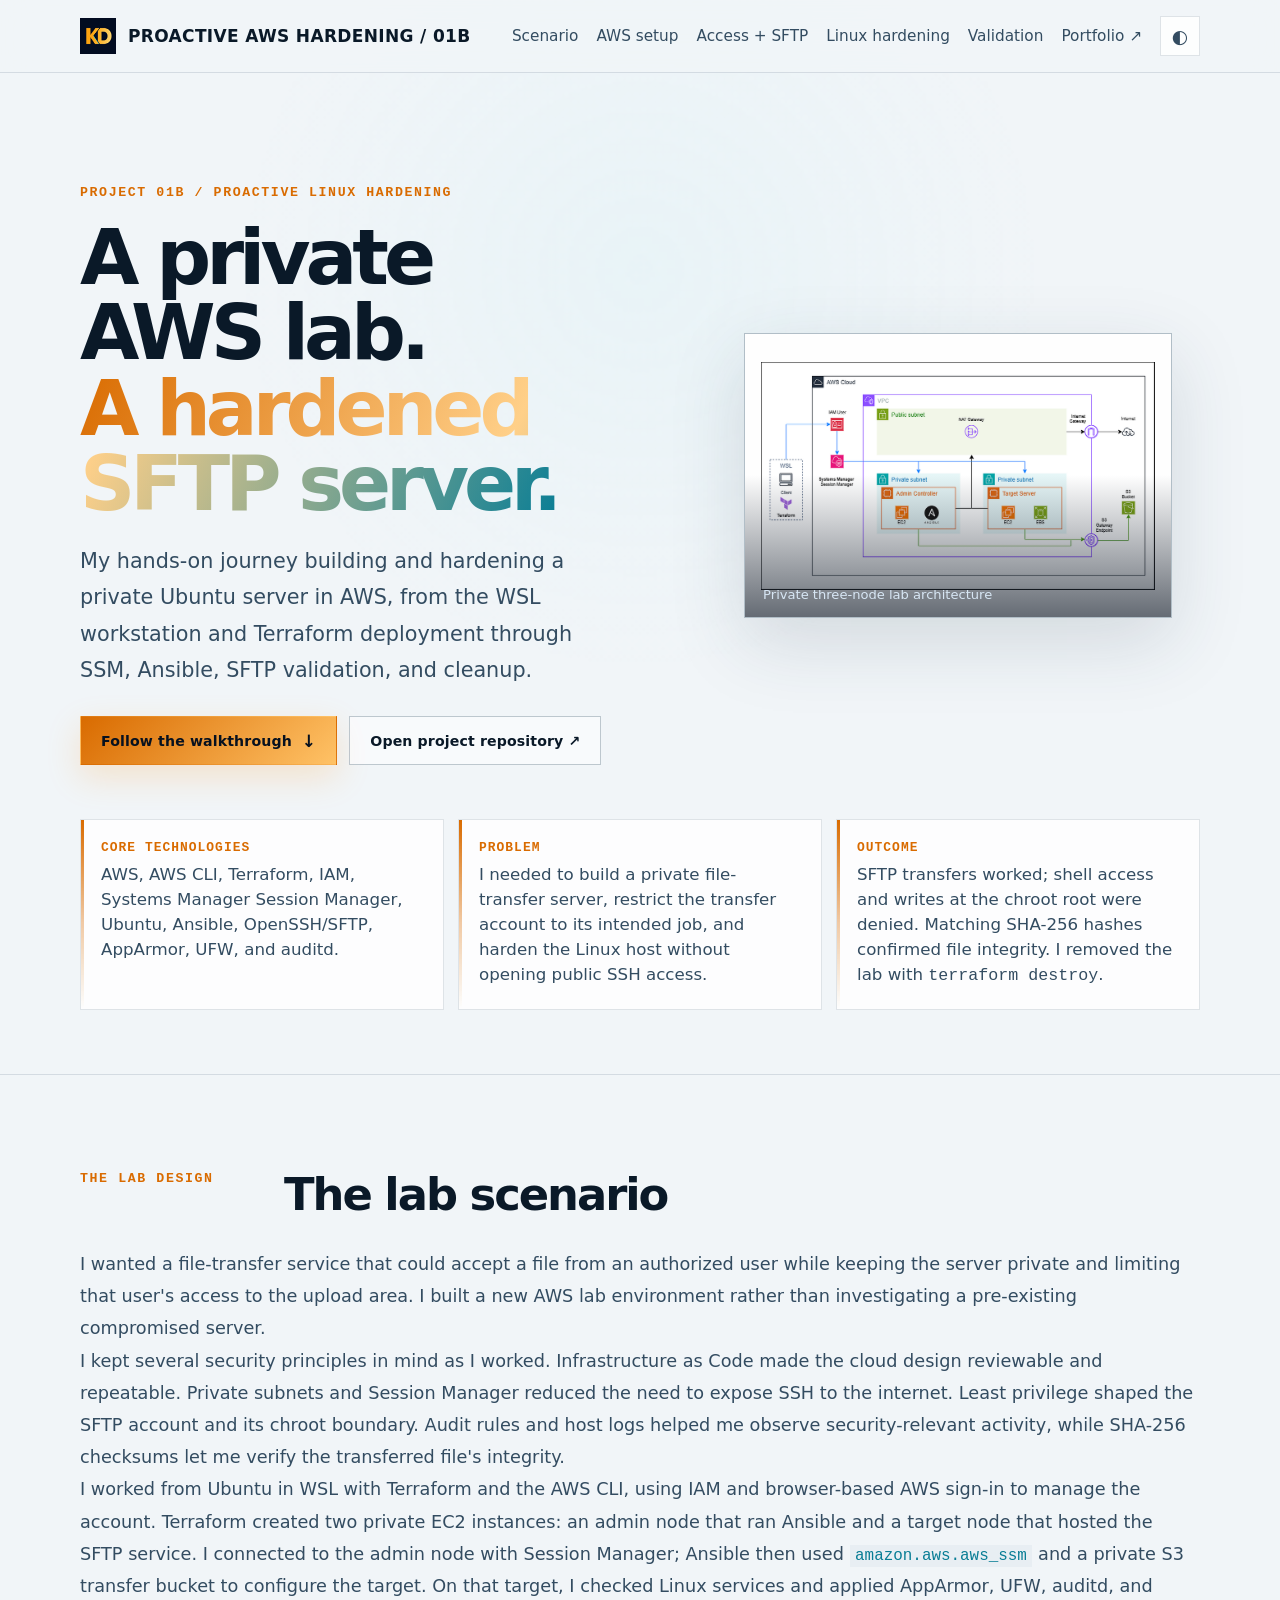
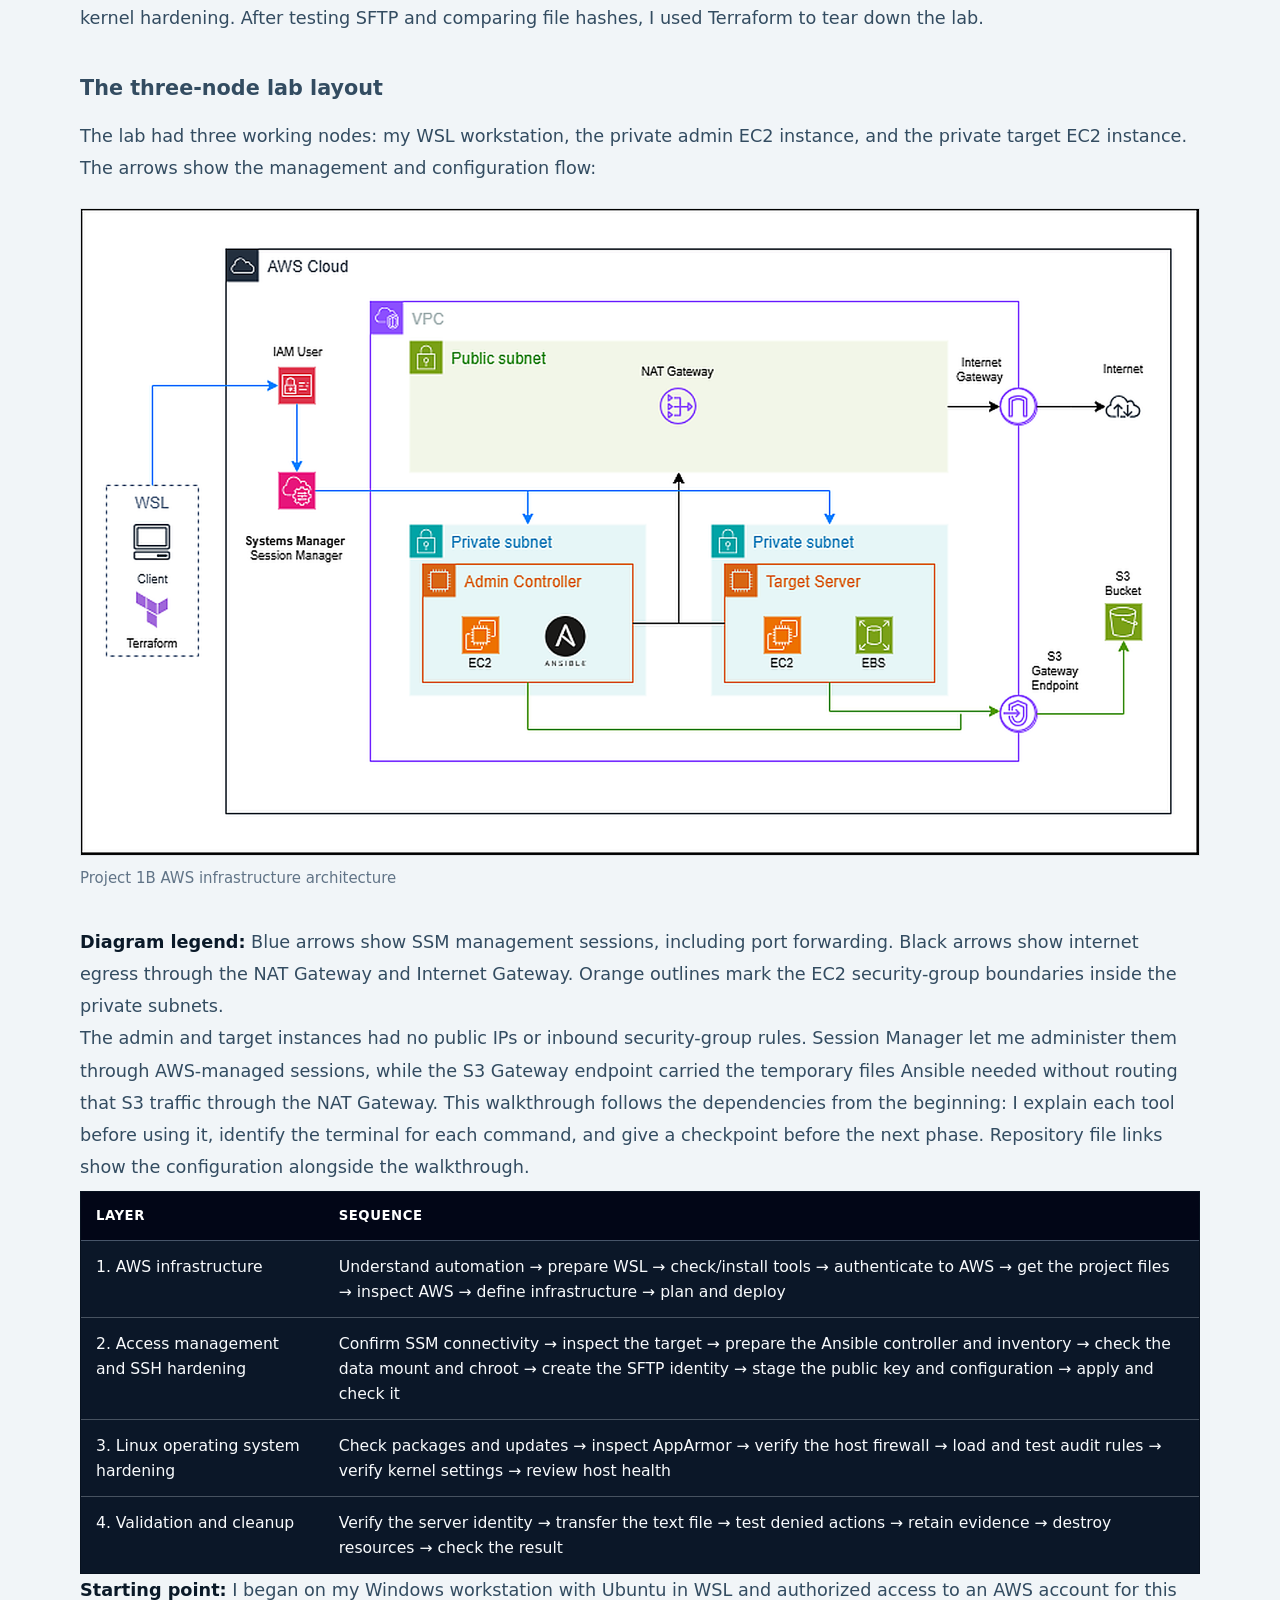
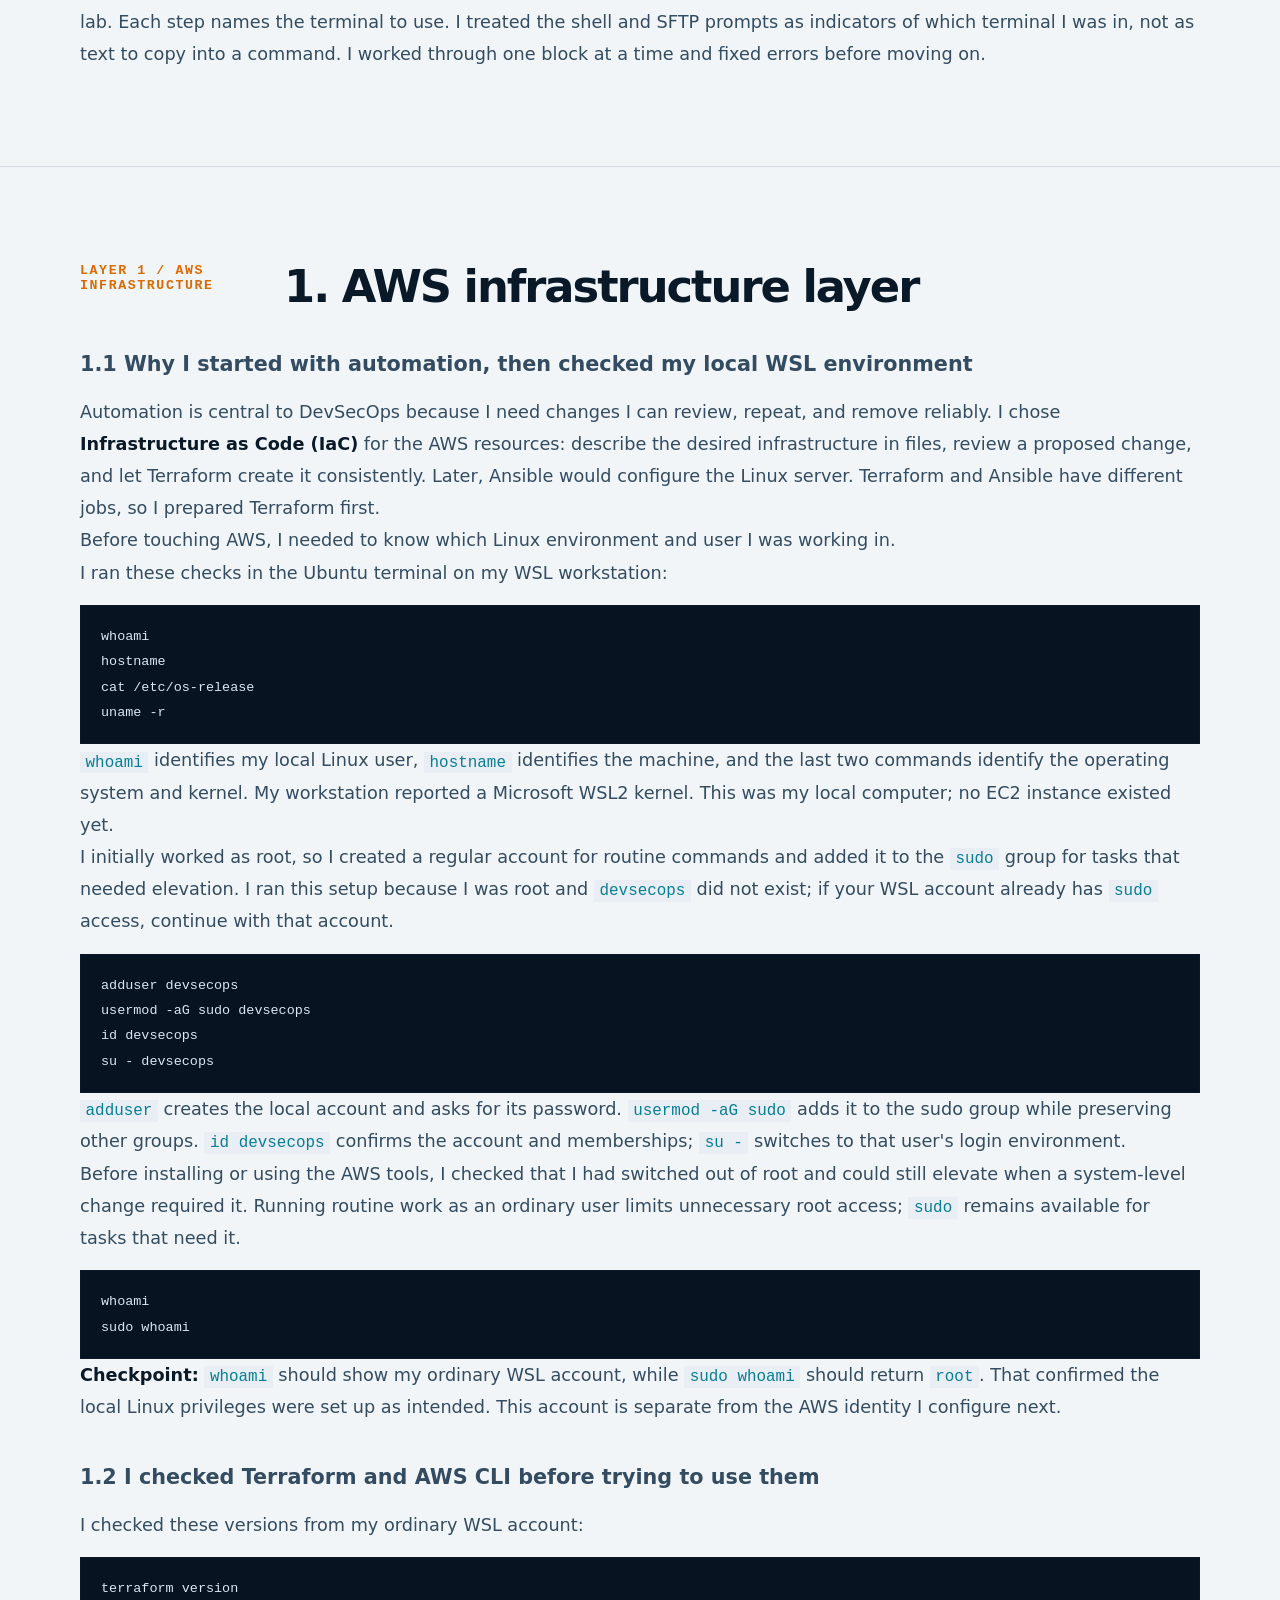
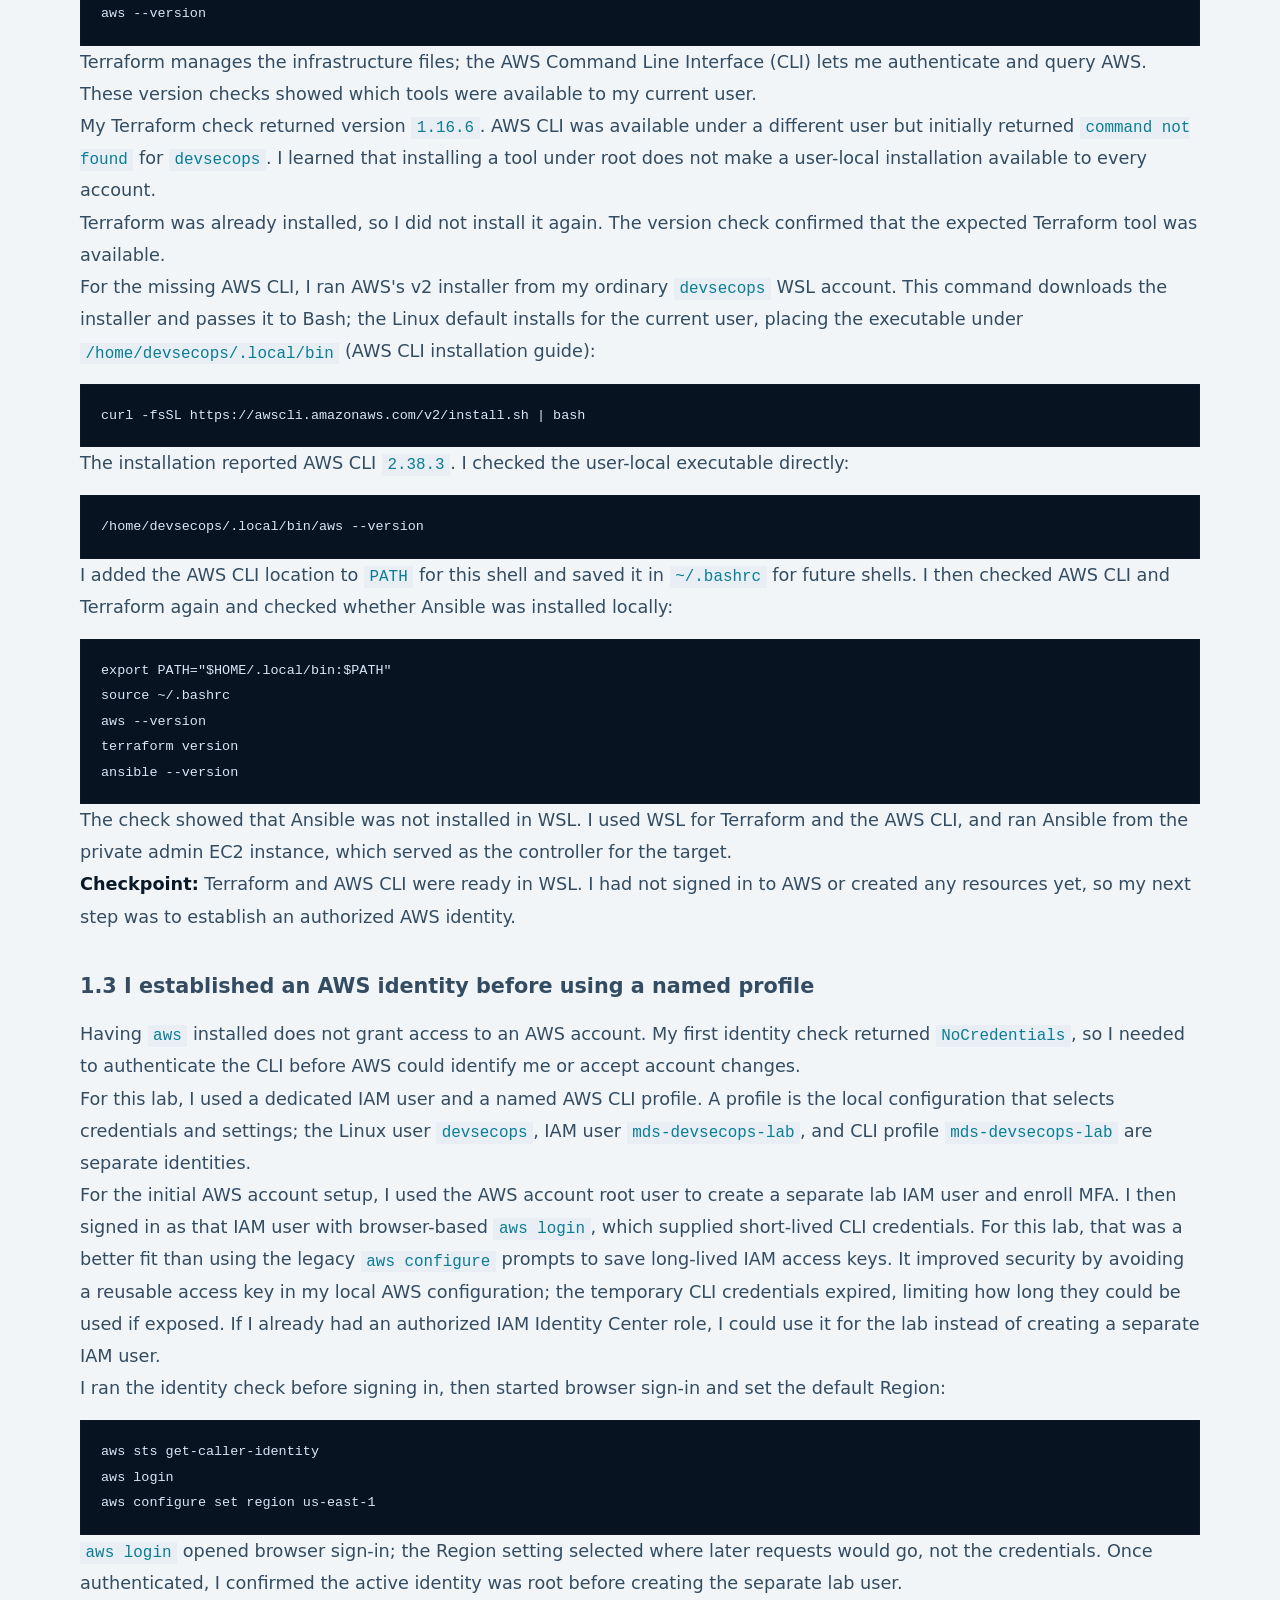
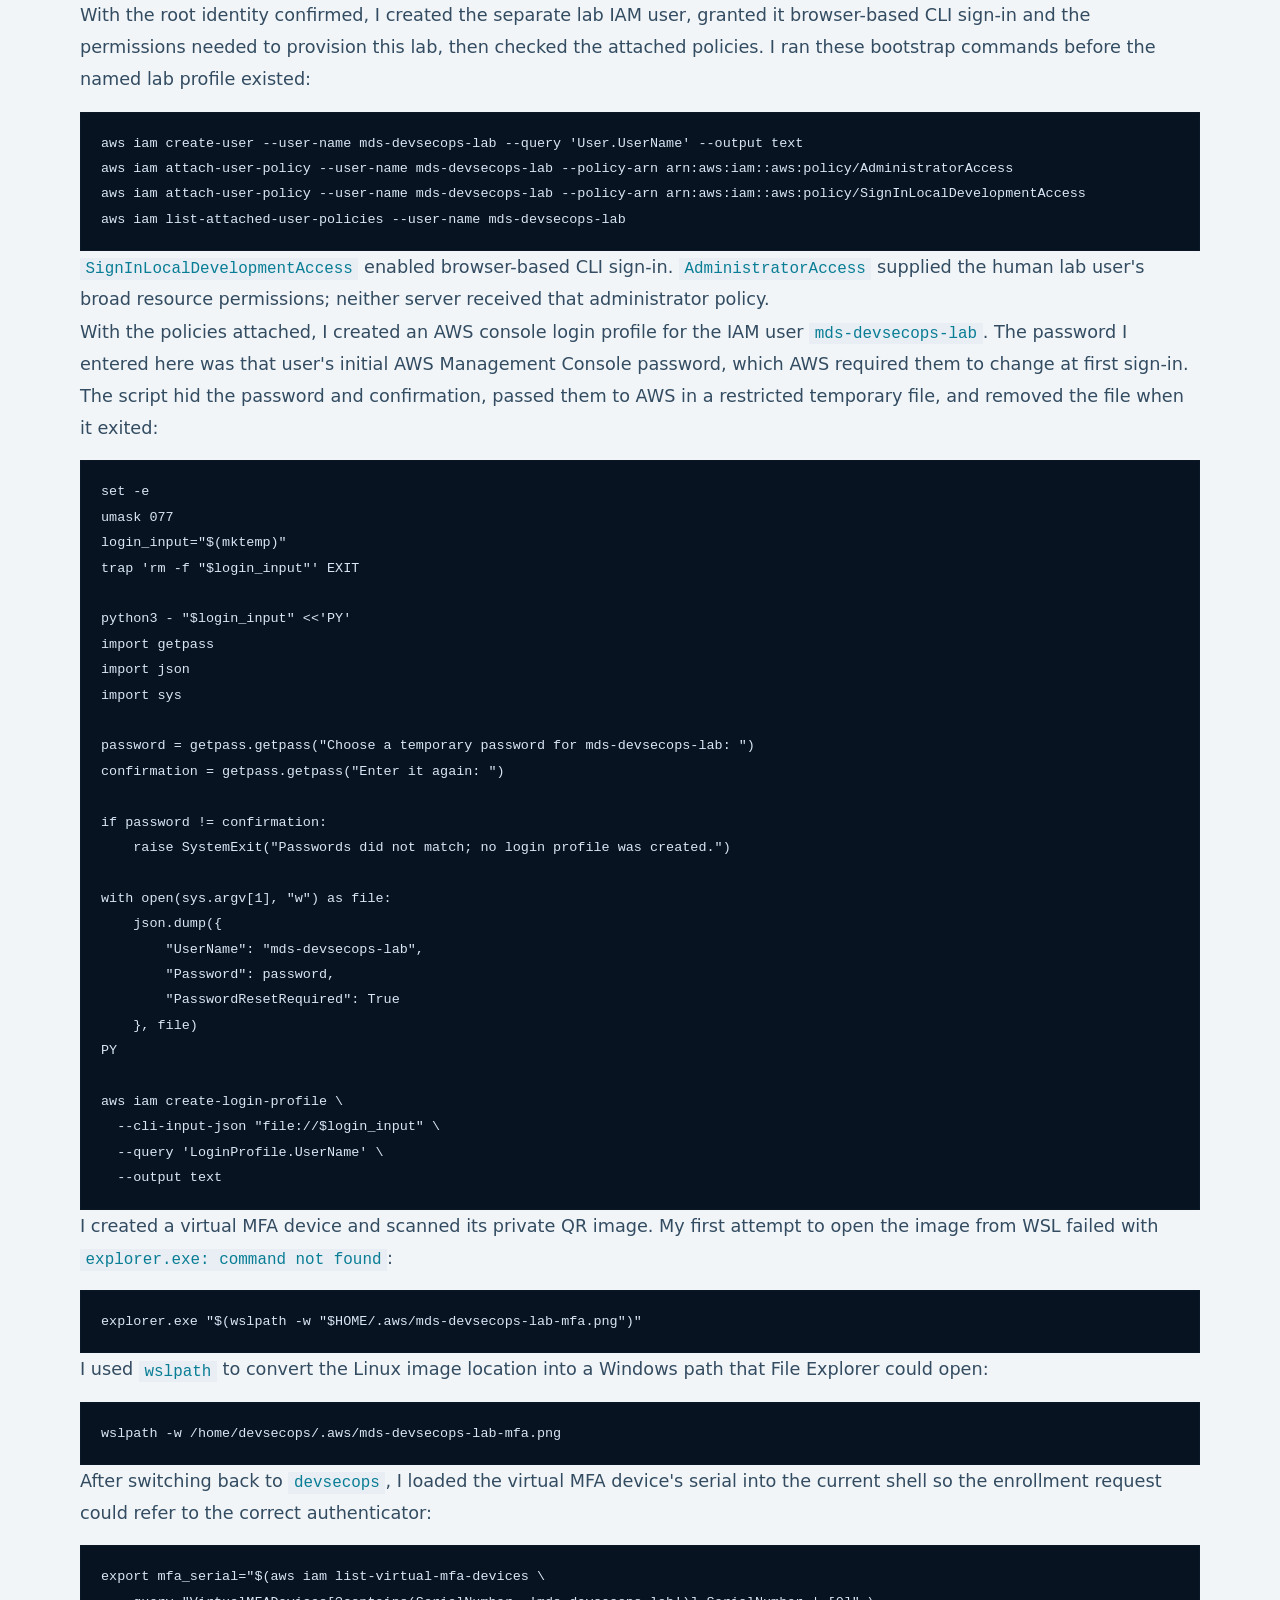
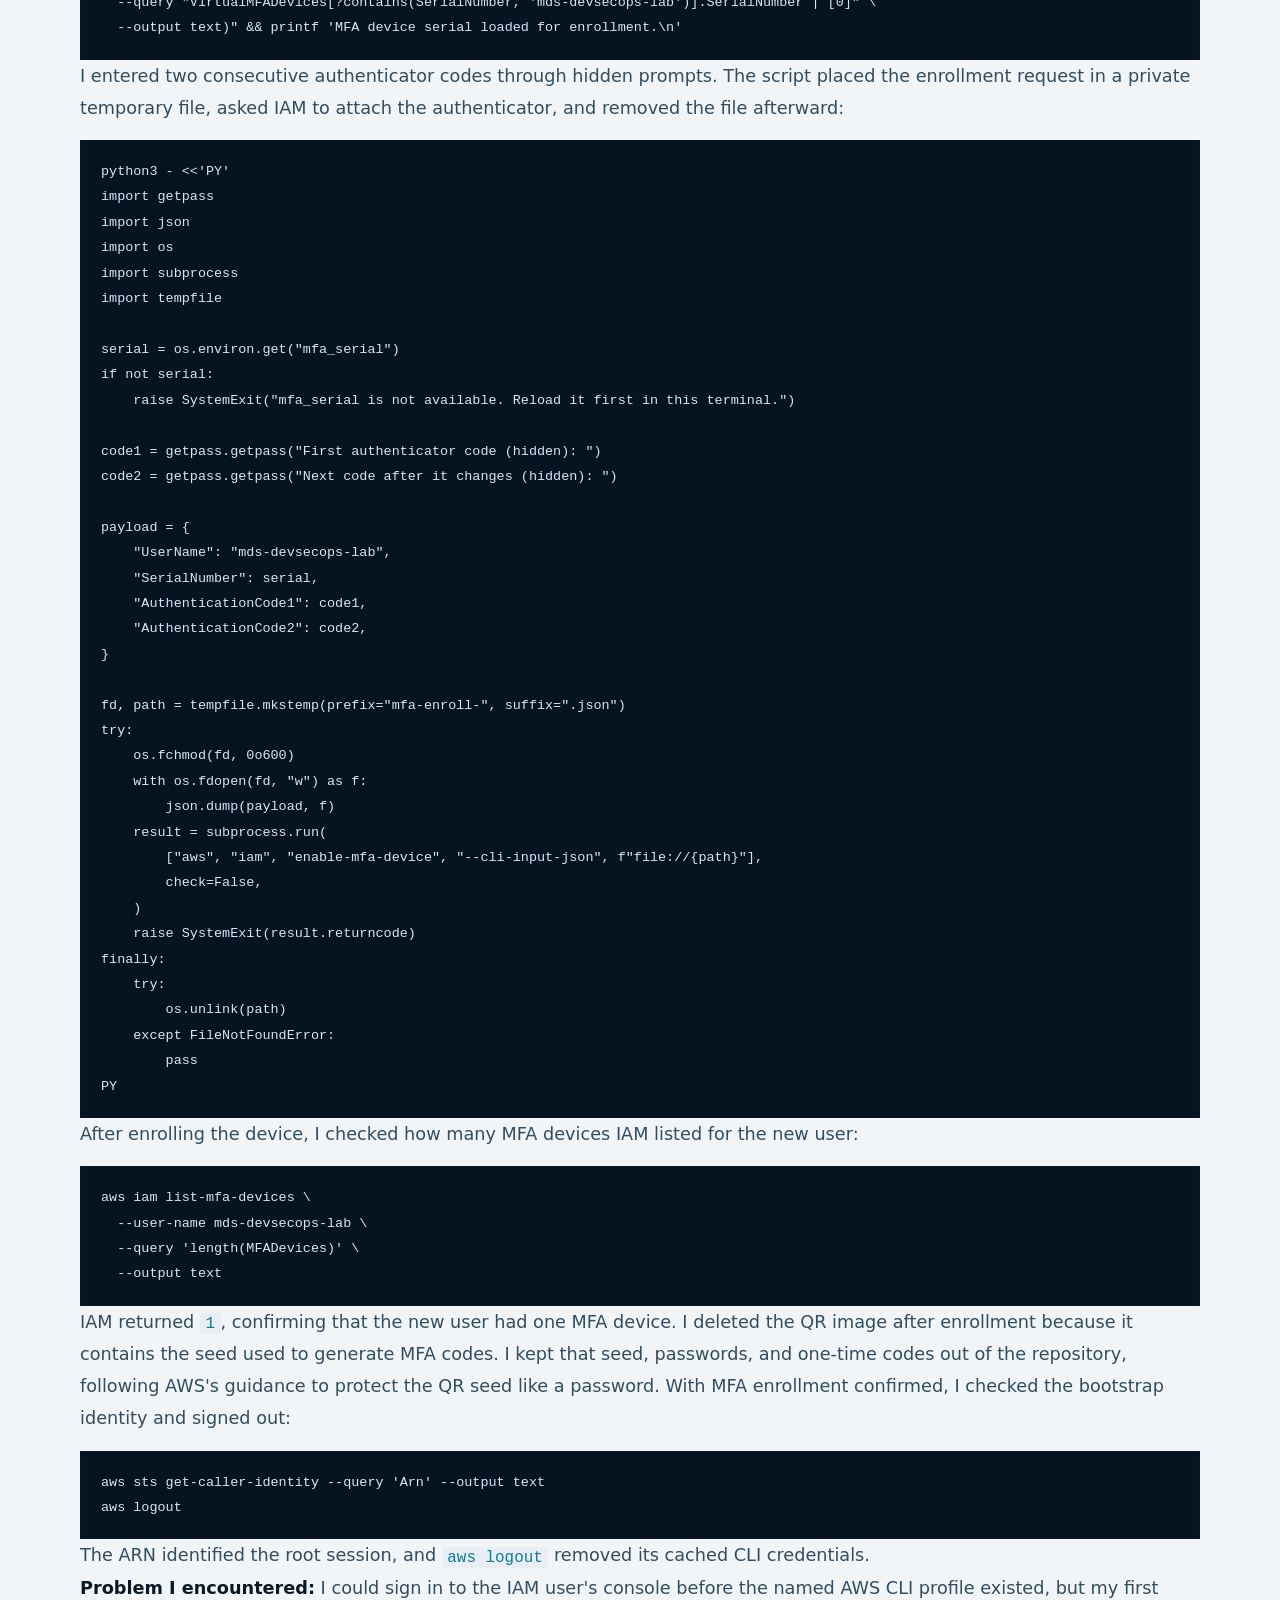
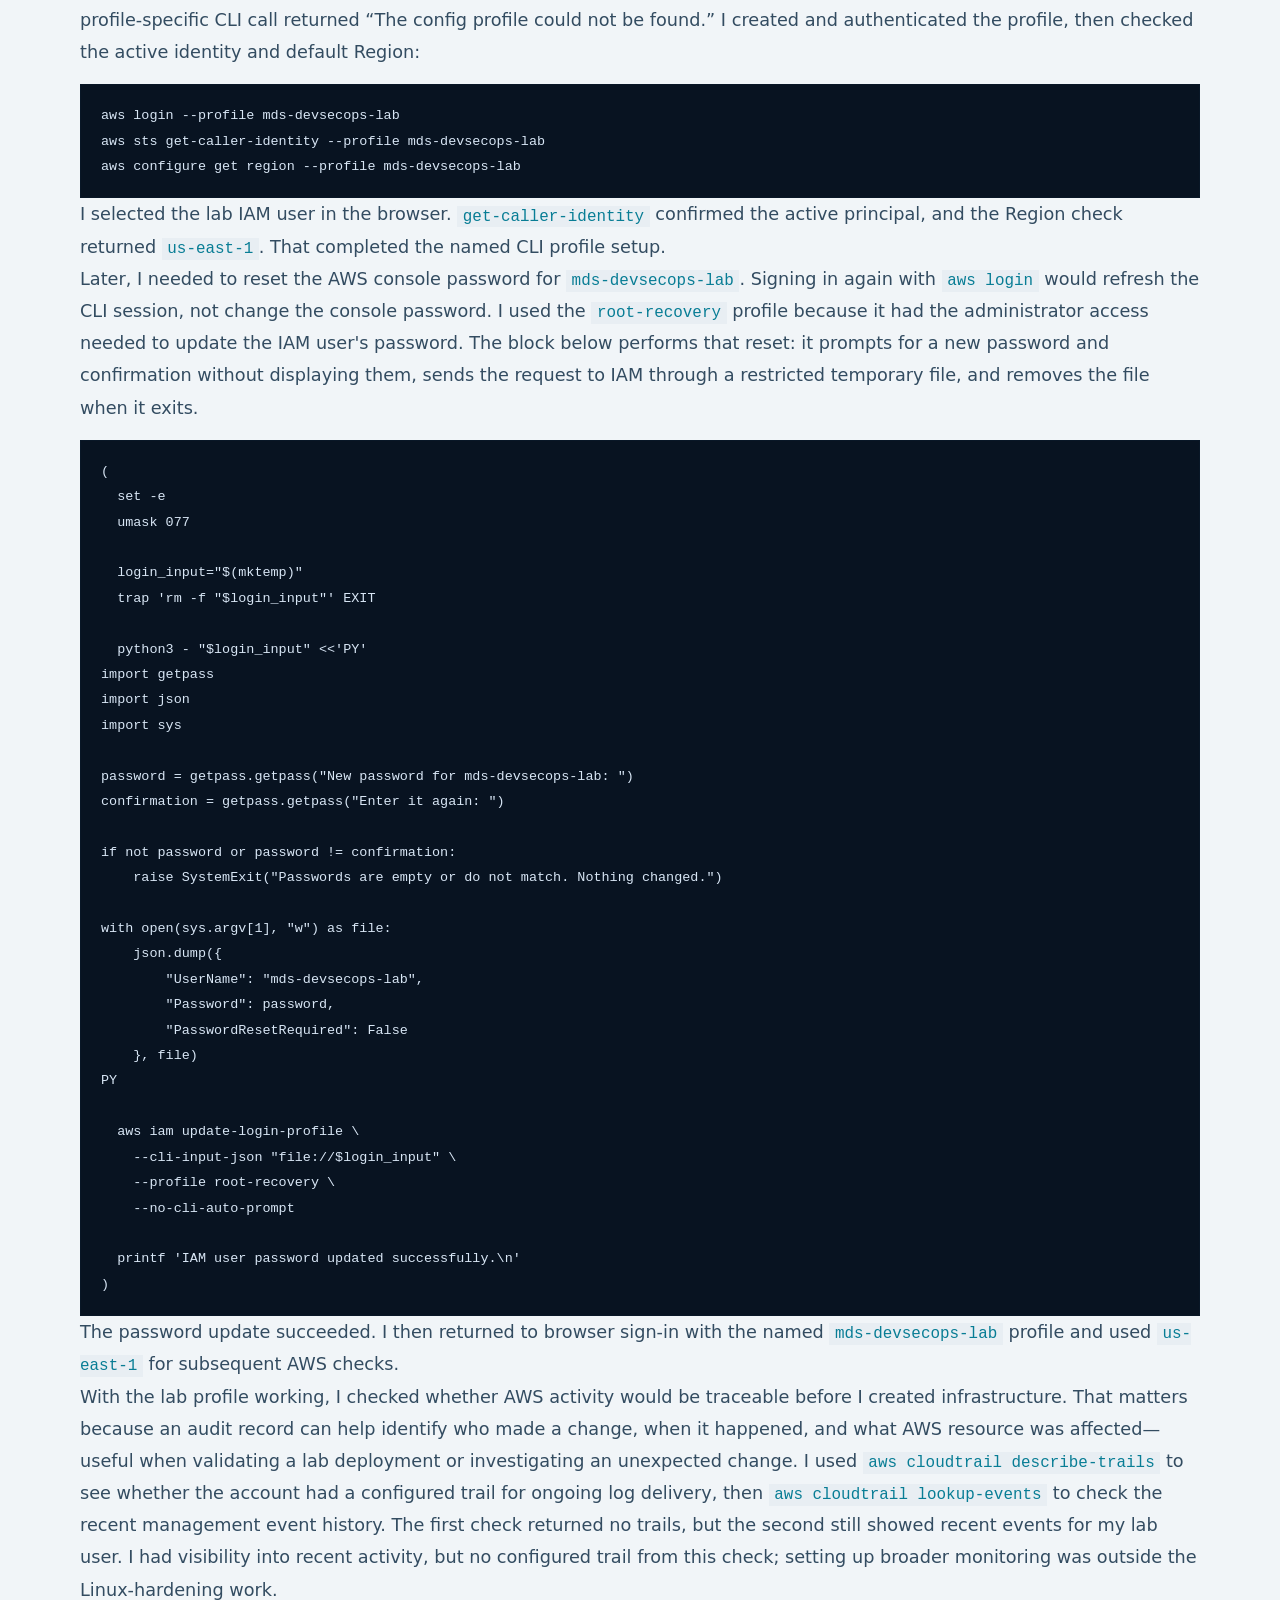
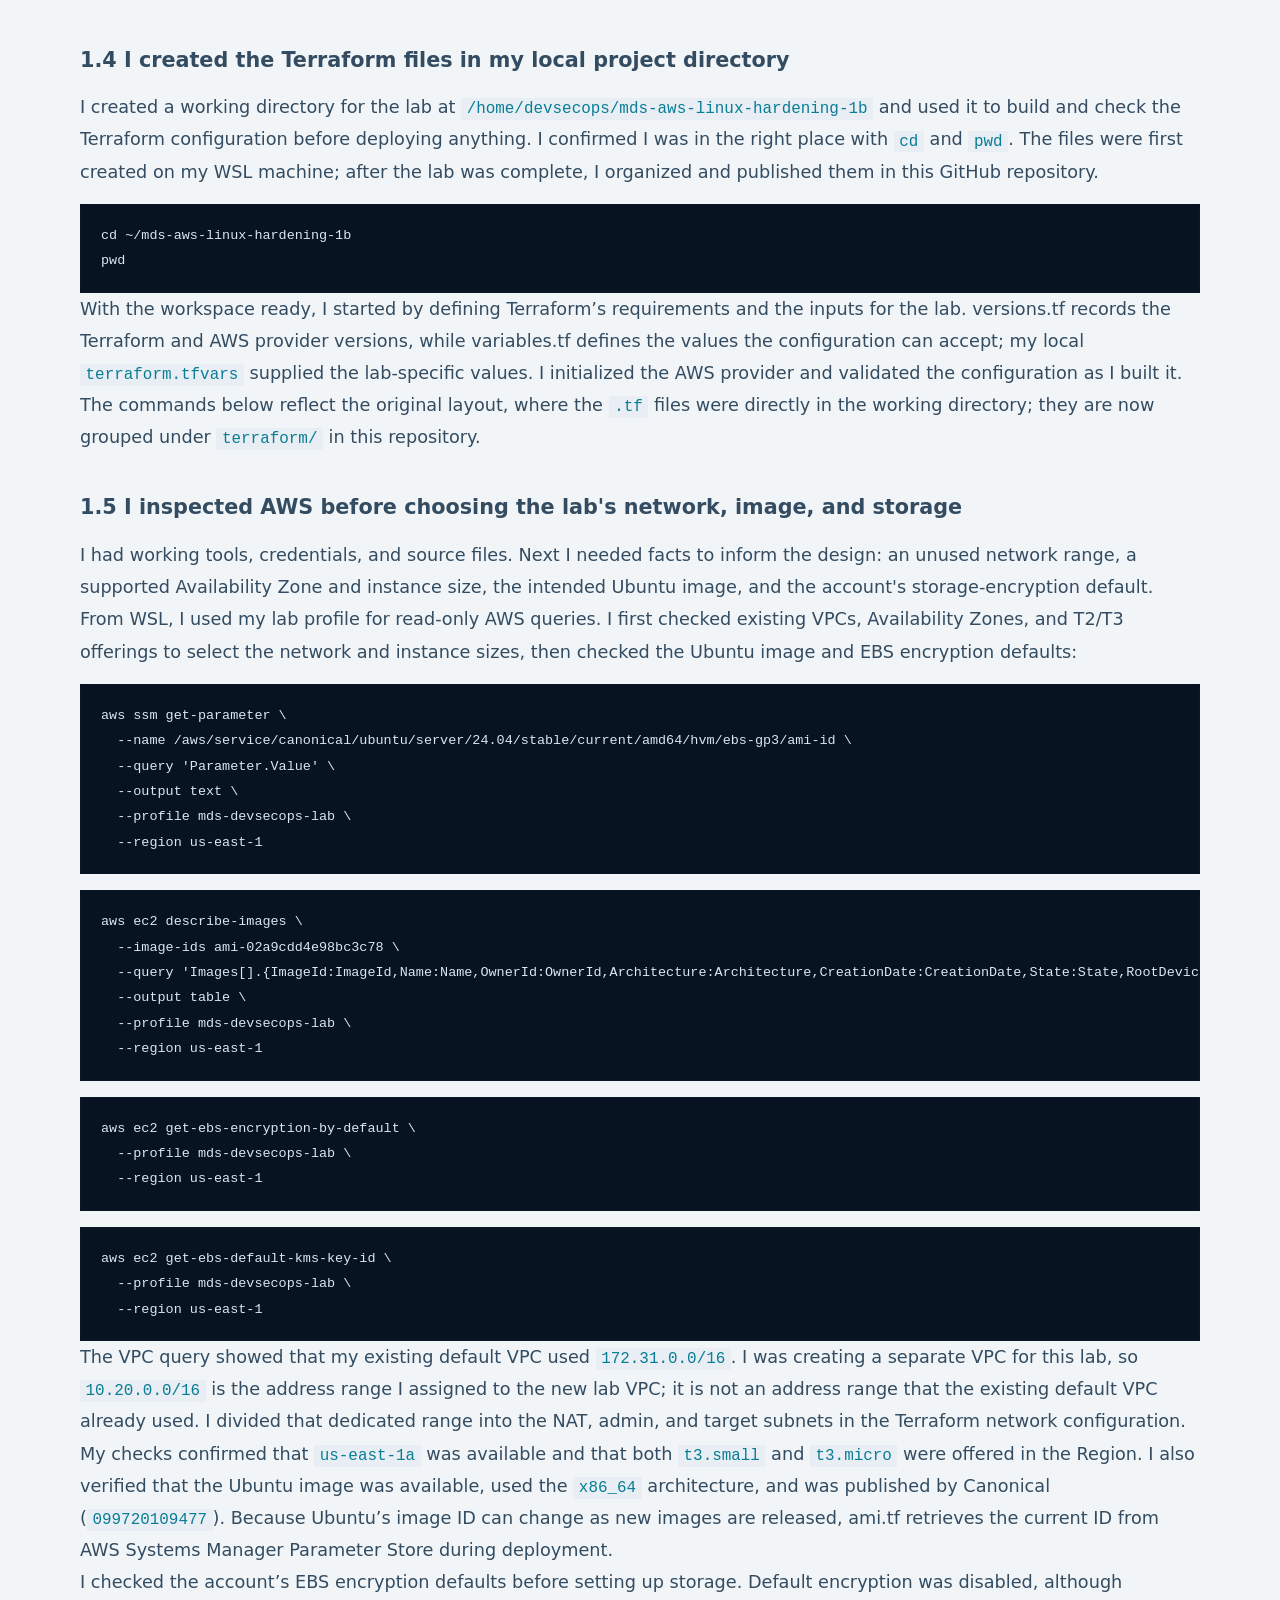
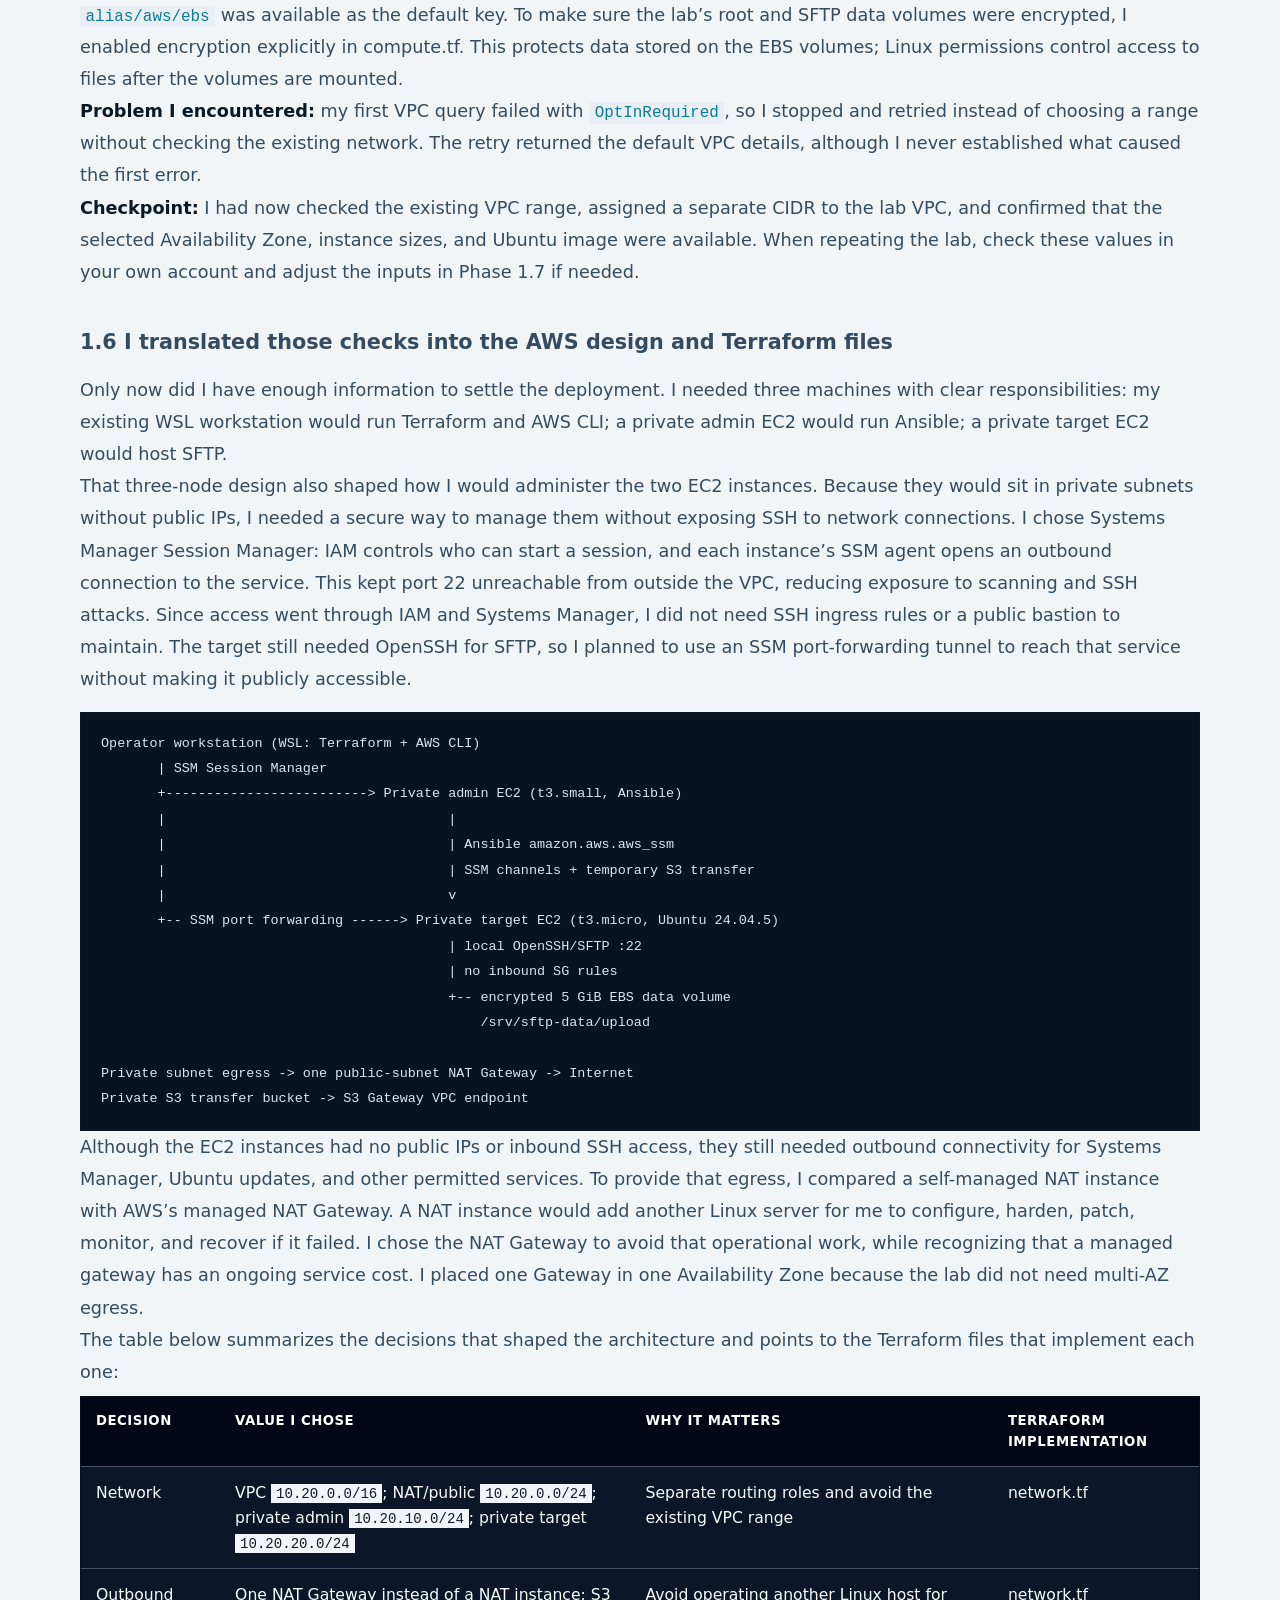
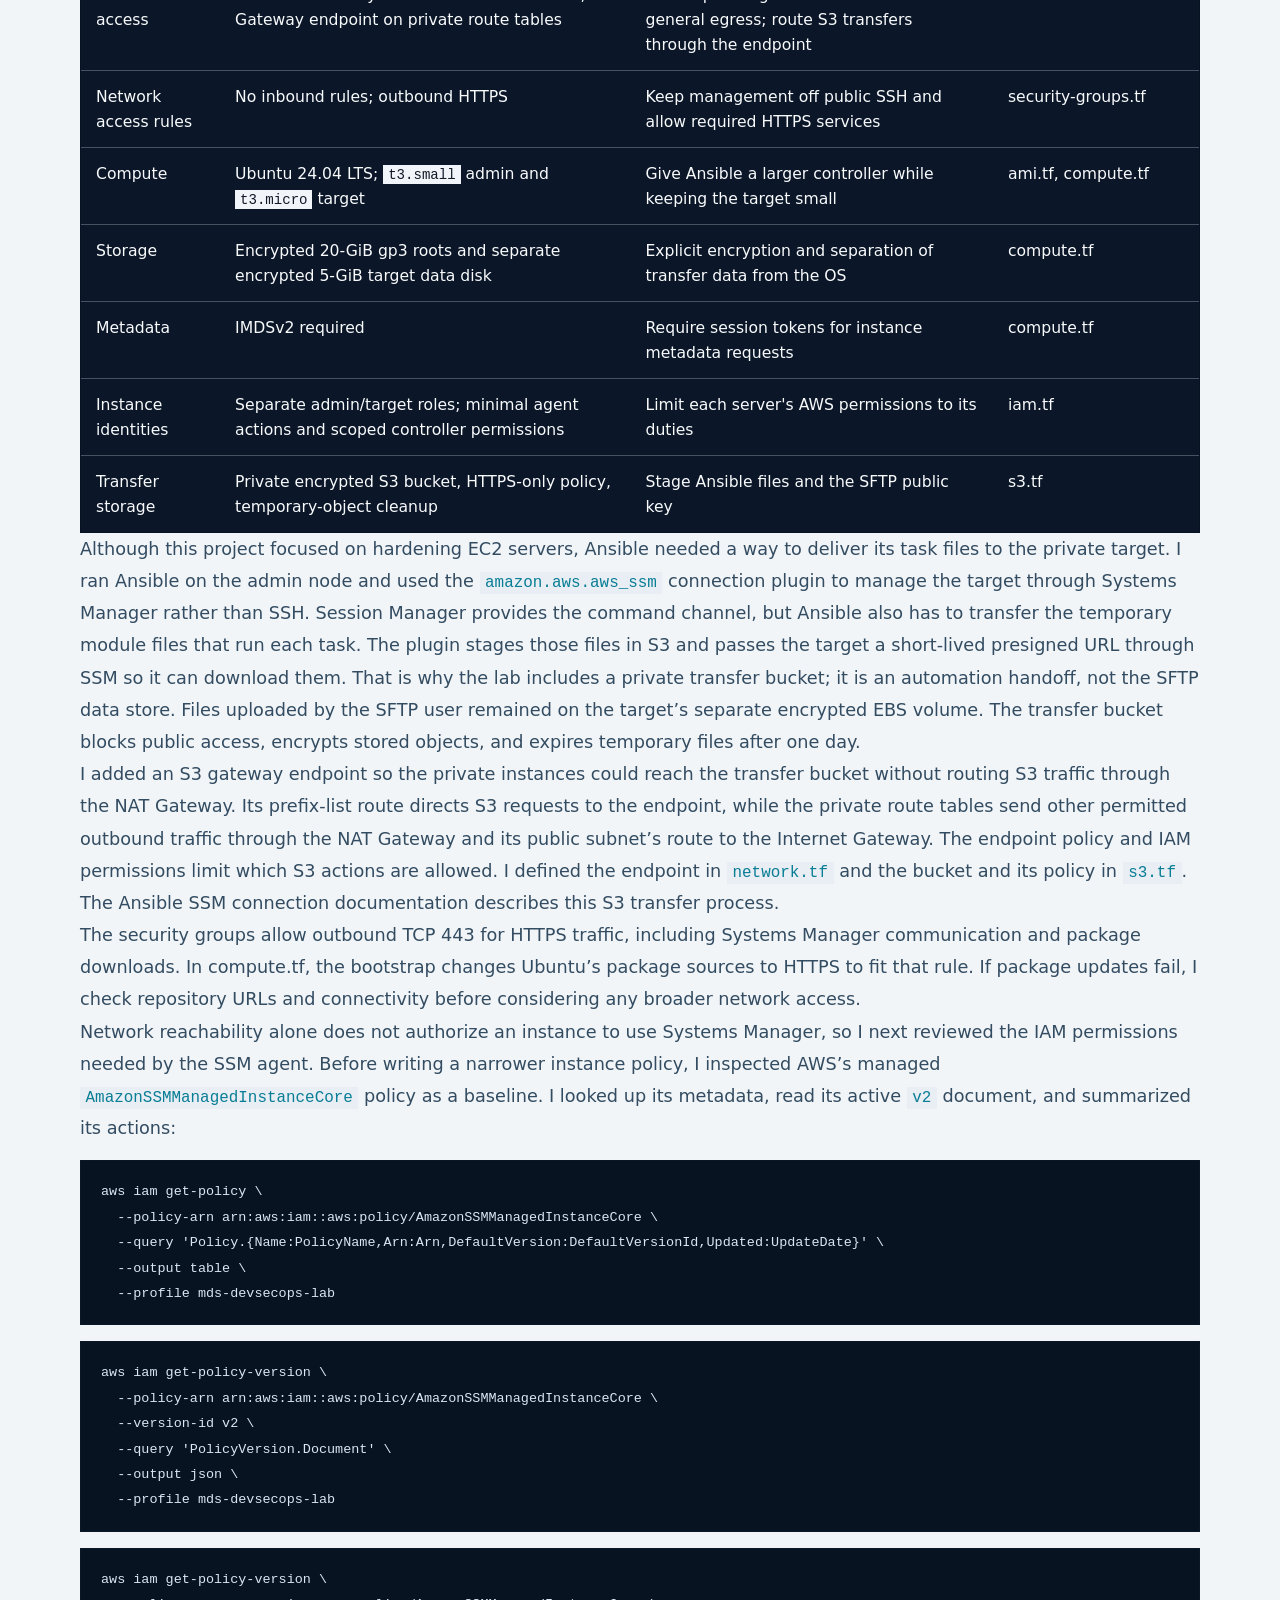
<file: linux-hardening/aws/index.html>
<!doctype html>
<html lang="en">
  <head>
    <meta charset="UTF-8" />
    <meta name="viewport" content="width=device-width, initial-scale=1.0" />
    <link rel="canonical" href="https://delanekay.github.io/project-1b/" />
    <meta http-equiv="refresh" content="0; url=/project-1b/" />
    <title>Project 1B has moved</title>
  </head>
  <body>
    <p>This project page has moved. <a href="/project-1b/">Continue to Project 1B</a>.</p>
  </body>
</html>
</file>
<file: assets/styles.css>
:root {
  --bg: #07111f;
  --bg-elevated: #0b1728;
  --bg-soft: #101f33;
  --surface: rgba(14, 29, 48, 0.76);
  --surface-solid: #0e1d30;
  --surface-bright: #152840;
  --line: rgba(149, 180, 210, 0.17);
  --line-strong: rgba(149, 180, 210, 0.32);
  --text: #f2f7fb;
  --muted: #96a9ba;
  --muted-strong: #becbd6;
  --accent: #ffad32;
  --accent-strong: #ff8a1f;
  --accent-soft: rgba(255, 173, 50, 0.14);
  --cyan: #57d7e8;
  --green: #6ce6a5;
  --danger: #ff6b72;
  --shadow: 0 26px 80px rgba(0, 0, 0, 0.32);
  --radius-sm: 10px;
  --radius: 18px;
  --radius-lg: 28px;
  --shell: min(1180px, calc(100vw - 48px));
  --header-height: 82px;
  --cursor-x: 50vw;
  --cursor-y: 30vh;
  font-family:
    "Segoe UI Variable", "Segoe UI", Inter, ui-sans-serif, system-ui, -apple-system,
    BlinkMacSystemFont, sans-serif;
  color: var(--text);
  background: var(--bg);
  font-synthesis: none;
  text-rendering: optimizeLegibility;
}

html[data-theme="light"] {
  --bg: #f1f5f8;
  --bg-elevated: #ffffff;
  --bg-soft: #e8eef3;
  --surface: rgba(255, 255, 255, 0.82);
  --surface-solid: #ffffff;
  --surface-bright: #f7fafc;
  --line: rgba(21, 51, 76, 0.13);
  --line-strong: rgba(21, 51, 76, 0.26);
  --text: #0a1928;
  --muted: #617487;
  --muted-strong: #334c61;
  --accent: #d96b00;
  --accent-strong: #b85000;
  --accent-soft: rgba(217, 107, 0, 0.1);
  --cyan: #087d95;
  --green: #087c4b;
  --danger: #c13743;
  --shadow: 0 24px 70px rgba(39, 61, 78, 0.15);
  color-scheme: light;
}

* {
  box-sizing: border-box;
}

html {
  font-size: 106.25%;
  scroll-behavior: smooth;
  scroll-padding-top: calc(var(--header-height) + 24px);
}

body {
  margin: 0;
  min-width: 320px;
  overflow-x: hidden;
  color: var(--text);
  background:
    radial-gradient(circle at var(--cursor-x) var(--cursor-y), rgba(87, 215, 232, 0.055), transparent 24rem),
    var(--bg);
  transition: background-color 240ms ease, color 240ms ease;
}

body::before {
  position: fixed;
  inset: 0;
  z-index: -2;
  content: "";
  pointer-events: none;
  opacity: 0.28;
  background-image:
    linear-gradient(rgba(255, 255, 255, 0.02) 1px, transparent 1px),
    linear-gradient(90deg, rgba(255, 255, 255, 0.02) 1px, transparent 1px);
  background-size: 54px 54px;
  mask-image: linear-gradient(to bottom, black, transparent 72%);
}

button,
a {
  -webkit-tap-highlight-color: transparent;
}

button,
input,
textarea,
select {
  font: inherit;
}

button {
  color: inherit;
}

a {
  color: inherit;
  text-decoration: none;
}

img {
  display: block;
  max-width: 100%;
}

p,
h1,
h2,
h3,
dl,
dd {
  margin: 0;
}

ul {
  padding: 0;
  margin: 0;
  list-style: none;
}

::selection {
  color: #07111f;
  background: var(--accent);
}

:focus-visible {
  outline: 2px solid var(--accent);
  outline-offset: 4px;
}

.skip-link {
  position: fixed;
  top: 12px;
  left: 12px;
  z-index: 1000;
  padding: 10px 14px;
  color: #07111f;
  background: var(--accent);
  border-radius: 8px;
  transform: translateY(-160%);
}

.skip-link:focus {
  transform: translateY(0);
}

.scroll-progress {
  position: fixed;
  inset: 0 0 auto;
  z-index: 1000;
  height: 3px;
  pointer-events: none;
}

.scroll-progress span {
  display: block;
  width: 0;
  height: 100%;
  background: linear-gradient(90deg, var(--accent), var(--cyan));
  box-shadow: 0 0 16px rgba(255, 173, 50, 0.62);
}

.shell {
  width: var(--shell);
  margin-inline: auto;
}

.section {
  position: relative;
  padding: 120px 0;
}

.site-header {
  position: fixed;
  top: 0;
  right: 0;
  left: 0;
  z-index: 100;
  display: grid;
  grid-template-columns: 1fr auto 1fr;
  align-items: center;
  min-height: var(--header-height);
  padding: 0 max(24px, calc((100vw - 1320px) / 2));
  border-bottom: 1px solid transparent;
  transition:
    min-height 200ms ease,
    background 200ms ease,
    border-color 200ms ease,
    box-shadow 200ms ease;
}

.site-header.is-scrolled {
  min-height: 68px;
  background: color-mix(in srgb, var(--bg) 78%, transparent);
  border-color: var(--line);
  box-shadow: 0 8px 32px rgba(0, 0, 0, 0.12);
  backdrop-filter: blur(18px) saturate(140%);
}

.brand {
  display: inline-flex;
  align-items: center;
  justify-self: start;
  gap: 12px;
  width: fit-content;
}

.brand-mark {
  display: grid;
  width: 42px;
  aspect-ratio: 1;
  place-items: center;
  color: #07111f;
  font-family: ui-monospace, "Cascadia Code", monospace;
  font-size: 0.78rem;
  font-weight: 900;
  letter-spacing: -0.06em;
  background: var(--accent);
  border-radius: 12px 3px 12px 3px;
  overflow: hidden;
  background: #07111f;
}

.brand-mark img {
  display: block;
  width: 100%;
  height: 100%;
  object-fit: contain;
}

.brand-copy {
  display: grid;
  gap: 2px;
}

.brand-copy strong {
  font-size: 0.86rem;
  letter-spacing: 0.01em;
}

.brand-copy small {
  color: var(--muted);
  font-family: ui-monospace, "Cascadia Code", monospace;
  font-size: 0.64rem;
  letter-spacing: 0.08em;
  text-transform: uppercase;
}

.desktop-nav {
  display: flex;
  align-items: center;
  gap: 6px;
  padding: 5px;
  background: color-mix(in srgb, var(--surface-solid) 68%, transparent);
  border: 1px solid var(--line);
  border-radius: 999px;
}

.nav-link {
  position: relative;
  padding: 9px 14px;
  color: var(--muted);
  font-size: 0.78rem;
  font-weight: 650;
  border-radius: 999px;
  transition: color 180ms ease, background 180ms ease;
}

.nav-link:hover,
.nav-link.is-active {
  color: var(--text);
  background: var(--surface-bright);
}

.header-actions {
  display: flex;
  align-items: center;
  justify-self: end;
  gap: 10px;
}

.icon-button {
  display: grid;
  width: 40px;
  aspect-ratio: 1;
  padding: 0;
  cursor: pointer;
  place-items: center;
  color: var(--muted-strong);
  background: var(--surface);
  border: 1px solid var(--line);
  border-radius: 50%;
  transition:
    color 180ms ease,
    border-color 180ms ease,
    background 180ms ease,
    transform 180ms ease;
}

.icon-button:hover {
  color: var(--text);
  background: var(--surface-bright);
  border-color: var(--line-strong);
  transform: translateY(-2px);
}

.theme-icon {
  font-size: 1.1rem;
}

.menu-toggle,
.mobile-nav {
  display: none;
}

.button {
  display: inline-flex;
  min-height: 49px;
  align-items: center;
  justify-content: center;
  gap: 10px;
  padding: 0 20px;
  font-size: 0.83rem;
  font-weight: 750;
  letter-spacing: 0.01em;
  border: 1px solid transparent;
  border-radius: 12px;
  transition:
    color 180ms ease,
    background 180ms ease,
    border-color 180ms ease,
    box-shadow 180ms ease,
    transform 180ms ease;
}

.button span {
  font-size: 1rem;
  transition: transform 180ms ease;
}

.button:hover {
  transform: translateY(-3px);
}

.button:hover span {
  transform: translate(2px, -2px);
}

.button-small {
  min-height: 40px;
  padding-inline: 15px;
  font-size: 0.76rem;
}

.button-primary {
  color: #07111f;
  background: linear-gradient(135deg, var(--accent), #ffc266);
  box-shadow: 0 12px 34px rgba(255, 152, 31, 0.2);
}

.button-primary:hover {
  box-shadow: 0 16px 42px rgba(255, 152, 31, 0.3);
}

.button-outline {
  color: var(--text);
  background: color-mix(in srgb, var(--surface) 65%, transparent);
  border-color: var(--line-strong);
}

.button-outline:hover,
.button-ghost:hover {
  background: var(--surface-bright);
  border-color: color-mix(in srgb, var(--accent) 48%, var(--line));
}

.button-ghost {
  color: var(--muted-strong);
  background: transparent;
  border-color: var(--line);
}

.hero {
  display: flex;
  min-height: 100svh;
  align-items: center;
  padding: calc(var(--header-height) + 80px) 0 90px;
  overflow: hidden;
}

.hero::after {
  position: absolute;
  right: 0;
  bottom: 0;
  left: 0;
  height: 1px;
  content: "";
  background: linear-gradient(90deg, transparent, var(--line-strong), transparent);
}

.hero-grid {
  position: absolute;
  top: 0;
  right: -10%;
  width: 66%;
  height: 100%;
  pointer-events: none;
  opacity: 0.22;
  background-image:
    linear-gradient(rgba(87, 215, 232, 0.13) 1px, transparent 1px),
    linear-gradient(90deg, rgba(87, 215, 232, 0.13) 1px, transparent 1px);
  background-size: 42px 42px;
  mask-image: radial-gradient(circle at 56% 46%, black 0, transparent 67%);
  transform: perspective(700px) rotateY(-16deg) rotateX(3deg) scale(1.12);
}

.ambient {
  position: absolute;
  pointer-events: none;
  border-radius: 50%;
  filter: blur(4px);
}

.ambient-one {
  top: 14%;
  right: 16%;
  width: 420px;
  aspect-ratio: 1;
  background: radial-gradient(circle, rgba(87, 215, 232, 0.13), transparent 67%);
}

.ambient-two {
  bottom: -20%;
  left: -12%;
  width: 620px;
  aspect-ratio: 1;
  background: radial-gradient(circle, rgba(255, 138, 31, 0.1), transparent 67%);
}

.hero-layout {
  position: relative;
  z-index: 2;
  display: grid;
  grid-template-columns: minmax(0, 0.92fr) minmax(510px, 1.08fr);
  gap: clamp(50px, 7vw, 105px);
  align-items: center;
}

.hero-copy {
  max-width: 650px;
}

.eyebrow {
  display: inline-flex;
  align-items: center;
  gap: 9px;
  color: var(--muted-strong);
  font-family: ui-monospace, "Cascadia Code", monospace;
  font-size: 0.72rem;
  font-weight: 700;
  letter-spacing: 0.11em;
  text-transform: uppercase;
}

.status-dot {
  position: relative;
  display: inline-block;
  flex: 0 0 auto;
  width: 8px;
  height: 8px;
  background: var(--green);
  border-radius: 50%;
  box-shadow: 0 0 0 5px color-mix(in srgb, var(--green) 14%, transparent);
}

.status-dot::after {
  position: absolute;
  inset: -6px;
  content: "";
  border: 1px solid color-mix(in srgb, var(--green) 52%, transparent);
  border-radius: 50%;
  animation: status-pulse 2s ease-out infinite;
}

@keyframes status-pulse {
  0% {
    opacity: 0.9;
    transform: scale(0.55);
  }
  100% {
    opacity: 0;
    transform: scale(1.35);
  }
}

.hero h1 {
  margin-top: 24px;
  font-size: clamp(3.5rem, 6.8vw, 6.8rem);
  font-weight: 780;
  line-height: 0.9;
  letter-spacing: -0.07em;
}

.hero h1 span,
.section-heading h2 span,
.contact-panel h2 span {
  color: transparent;
  background: linear-gradient(115deg, var(--accent) 5%, #ffd089 46%, var(--cyan) 112%);
  background-clip: text;
  -webkit-background-clip: text;
}

.hero-intro {
  max-width: 650px;
  margin-top: 28px;
  color: var(--muted);
  font-size: clamp(1rem, 1.5vw, 1.15rem);
  line-height: 1.72;
}

.hero-intro strong {
  color: var(--text);
  font-weight: 650;
}

.rotating-phrase {
  color: var(--cyan);
  font-weight: 650;
}

.hero-tags {
  display: flex;
  flex-wrap: wrap;
  gap: 8px;
  margin-top: 24px;
}

.hero-tags span,
.experience-tags li,
.tag-list li,
.dialog-tags span {
  padding: 7px 10px;
  color: var(--muted-strong);
  font-family: ui-monospace, "Cascadia Code", monospace;
  font-size: 0.67rem;
  font-weight: 650;
  letter-spacing: 0.04em;
  background: var(--surface);
  border: 1px solid var(--line);
  border-radius: 6px;
}

.hero-actions {
  display: flex;
  flex-wrap: wrap;
  gap: 12px;
  margin-top: 34px;
}

.hero-stats {
  display: grid;
  grid-template-columns: repeat(3, 1fr);
  max-width: 610px;
  margin-top: 46px;
  padding-top: 26px;
  border-top: 1px solid var(--line);
}

.hero-stats div {
  padding: 0 20px;
  border-right: 1px solid var(--line);
}

.hero-stats div:first-child {
  padding-left: 0;
}

.hero-stats div:last-child {
  padding-right: 0;
  border-right: 0;
}

.hero-stats dt {
  font-family: ui-monospace, "Cascadia Code", monospace;
  font-size: 1.55rem;
  font-weight: 800;
}

.hero-stats dd {
  margin-top: 5px;
  color: var(--muted);
  font-size: 0.72rem;
}

.hero-visual {
  position: relative;
  perspective: 1200px;
}

.console-frame {
  position: relative;
  z-index: 2;
  overflow: hidden;
  background: color-mix(in srgb, var(--surface-solid) 88%, transparent);
  border: 1px solid var(--line-strong);
  border-radius: var(--radius-lg);
  box-shadow: var(--shadow), inset 0 1px 0 rgba(255, 255, 255, 0.06);
  backdrop-filter: blur(22px);
  transform-style: preserve-3d;
  transition: transform 160ms ease-out;
}

.console-frame::before {
  position: absolute;
  inset: 0;
  content: "";
  pointer-events: none;
  background:
    linear-gradient(125deg, rgba(255, 255, 255, 0.06), transparent 23%),
    radial-gradient(circle at 68% 30%, rgba(87, 215, 232, 0.08), transparent 35%);
}

.console-topbar {
  position: relative;
  z-index: 1;
  display: grid;
  grid-template-columns: 1fr auto 1fr;
  align-items: center;
  min-height: 51px;
  padding: 0 18px;
  border-bottom: 1px solid var(--line);
}

.console-lights {
  display: flex;
  gap: 6px;
}

.console-lights span {
  width: 7px;
  height: 7px;
  background: var(--line-strong);
  border-radius: 50%;
}

.console-lights span:first-child {
  background: var(--danger);
}

.console-lights span:nth-child(2) {
  background: var(--accent);
}

.console-lights span:nth-child(3) {
  background: var(--green);
}

.console-topbar p,
.console-live,
.console-kicker,
.signal-strip small {
  font-family: ui-monospace, "Cascadia Code", monospace;
  font-size: 0.62rem;
  letter-spacing: 0.08em;
  text-transform: uppercase;
}

.console-topbar p {
  color: var(--muted);
}

.console-live {
  justify-self: end;
  color: var(--green);
}

.console-body {
  position: relative;
  z-index: 1;
  padding: 26px;
}

.console-heading {
  display: flex;
  align-items: flex-start;
  justify-content: space-between;
  gap: 16px;
}

.console-kicker {
  color: var(--accent);
}

.console-heading h2 {
  margin-top: 6px;
  font-size: clamp(1.4rem, 2.1vw, 2rem);
  letter-spacing: -0.04em;
}

.posture-badge,
.project-status {
  padding: 6px 8px;
  color: var(--green);
  font-family: ui-monospace, "Cascadia Code", monospace;
  font-size: 0.58rem;
  font-weight: 800;
  letter-spacing: 0.08em;
  background: color-mix(in srgb, var(--green) 8%, transparent);
  border: 1px solid color-mix(in srgb, var(--green) 26%, transparent);
  border-radius: 5px;
}

.security-map {
  position: relative;
  height: 390px;
  margin-top: 12px;
}

.map-orbit {
  position: absolute;
  top: 50%;
  left: 50%;
  pointer-events: none;
  border: 1px dashed var(--line-strong);
  border-radius: 50%;
  transform: translate(-50%, -50%);
}

.orbit-one {
  width: 200px;
  height: 200px;
  animation: orbit-spin 26s linear infinite;
}

.orbit-two {
  width: 330px;
  height: 330px;
  opacity: 0.62;
  animation: orbit-spin-reverse 34s linear infinite;
}

@keyframes orbit-spin {
  to {
    transform: translate(-50%, -50%) rotate(360deg);
  }
}

@keyframes orbit-spin-reverse {
  to {
    transform: translate(-50%, -50%) rotate(-360deg);
  }
}

.map-core {
  position: absolute;
  top: 50%;
  left: 50%;
  display: grid;
  width: 106px;
  aspect-ratio: 1;
  place-items: center;
  align-content: center;
  background:
    radial-gradient(circle at 35% 30%, rgba(255, 255, 255, 0.15), transparent 28%),
    linear-gradient(145deg, var(--accent-strong), var(--accent));
  border: 8px solid color-mix(in srgb, var(--accent) 10%, var(--surface-solid));
  border-radius: 50%;
  box-shadow:
    0 0 0 1px var(--accent),
    0 0 60px rgba(255, 152, 31, 0.24);
  transform: translate(-50%, -50%);
}

.map-core span {
  color: #07111f;
  font-size: 1.4rem;
  font-weight: 900;
  letter-spacing: -0.06em;
}

.map-core strong {
  color: #07111f;
  font-family: ui-monospace, "Cascadia Code", monospace;
  font-size: 0.56rem;
  letter-spacing: 0.12em;
}

.map-node {
  position: absolute;
  display: grid;
  min-width: 135px;
  gap: 2px;
  padding: 12px 13px;
  background: color-mix(in srgb, var(--surface-solid) 92%, transparent);
  border: 1px solid var(--line-strong);
  border-radius: 11px;
  box-shadow: 0 12px 30px rgba(0, 0, 0, 0.16);
}

.map-node::before {
  position: absolute;
  z-index: -1;
  height: 1px;
  content: "";
  background: linear-gradient(90deg, var(--cyan), transparent);
  transform-origin: left;
}

.map-node span {
  color: var(--cyan);
  font-family: ui-monospace, "Cascadia Code", monospace;
  font-size: 0.56rem;
}

.map-node strong {
  font-size: 0.76rem;
}

.map-node small {
  color: var(--muted);
  font-size: 0.6rem;
}

.node-identity {
  top: 10%;
  left: 2%;
}

.node-identity::before {
  top: 100%;
  left: 100%;
  width: 100px;
  transform: rotate(34deg);
}

.node-logging {
  top: 12%;
  right: 0;
}

.node-logging::before {
  top: 100%;
  right: 100%;
  width: 90px;
  transform: rotate(148deg);
}

.node-detection {
  right: 2%;
  bottom: 7%;
}

.node-detection::before {
  top: 0;
  right: 100%;
  width: 100px;
  transform: rotate(210deg);
}

.node-iac {
  bottom: 6%;
  left: 1%;
}

.node-iac::before {
  bottom: 100%;
  left: 100%;
  width: 100px;
  transform: rotate(-35deg);
}

.signal-strip {
  display: grid;
  grid-template-columns: auto 1fr auto;
  gap: 12px;
  align-items: center;
  padding: 13px 14px;
  background: var(--bg-soft);
  border: 1px solid var(--line);
  border-radius: 10px;
}

.signal-pulse {
  width: 9px;
  height: 26px;
  background: repeating-linear-gradient(
    to bottom,
    var(--green) 0 2px,
    transparent 2px 5px
  );
}

.signal-strip div {
  display: grid;
  gap: 3px;
}

.signal-strip small,
.signal-index {
  color: var(--muted);
}

.signal-strip strong {
  font-size: 0.71rem;
  font-weight: 650;
}

.signal-index {
  font-family: ui-monospace, "Cascadia Code", monospace;
  font-size: 0.58rem;
}

.floating-note {
  position: absolute;
  z-index: 3;
  display: grid;
  gap: 3px;
  padding: 12px 14px;
  background: color-mix(in srgb, var(--surface-solid) 88%, transparent);
  border: 1px solid var(--line-strong);
  border-radius: 10px;
  box-shadow: 0 16px 34px rgba(0, 0, 0, 0.2);
  backdrop-filter: blur(10px);
  animation: note-float 5s ease-in-out infinite;
}

.floating-note span {
  color: var(--accent);
  font-family: ui-monospace, "Cascadia Code", monospace;
  font-size: 0.56rem;
  letter-spacing: 0.08em;
}

.floating-note strong {
  font-size: 0.68rem;
}

.note-one {
  top: 16%;
  right: -9%;
}

.note-two {
  bottom: 11%;
  left: -8%;
  animation-delay: -2.3s;
}

@keyframes note-float {
  0%,
  100% {
    transform: translateY(0);
  }
  50% {
    transform: translateY(-9px);
  }
}

.scroll-cue {
  position: absolute;
  bottom: 28px;
  left: 50%;
  display: flex;
  align-items: center;
  gap: 12px;
  color: var(--muted);
  font-family: ui-monospace, "Cascadia Code", monospace;
  font-size: 0.62rem;
  letter-spacing: 0.1em;
  text-transform: uppercase;
  transform: translateX(-50%);
}

.scroll-cue i {
  position: relative;
  width: 28px;
  height: 40px;
  border: 1px solid var(--line-strong);
  border-radius: 99px;
}

.scroll-cue i::after {
  position: absolute;
  top: 8px;
  left: 50%;
  width: 3px;
  height: 7px;
  content: "";
  background: var(--accent);
  border-radius: 99px;
  transform: translateX(-50%);
  animation: scroll-dot 1.8s ease-in-out infinite;
}

@keyframes scroll-dot {
  0% {
    opacity: 0;
    transform: translate(-50%, -2px);
  }
  40% {
    opacity: 1;
  }
  100% {
    opacity: 0;
    transform: translate(-50%, 14px);
  }
}

.section-heading {
  display: grid;
  grid-template-columns: 1.3fr 0.7fr;
  gap: 70px;
  align-items: end;
  margin-bottom: 64px;
}

.section-heading.compact {
  grid-template-columns: 1fr;
}

.section-index {
  margin-bottom: 14px;
  color: var(--accent);
  font-family: ui-monospace, "Cascadia Code", monospace;
  font-size: 0.65rem;
  font-weight: 800;
  letter-spacing: 0.13em;
}

.section-heading h2 {
  font-size: clamp(2.5rem, 5vw, 5rem);
  font-weight: 740;
  line-height: 0.98;
  letter-spacing: -0.06em;
}

.section-heading > p,
.project-disclosure p {
  color: var(--muted);
  font-size: 0.96rem;
  line-height: 1.75;
}

.about-section {
  overflow: hidden;
  background: color-mix(in srgb, var(--bg-elevated) 72%, var(--bg));
}

.about-layout {
  display: grid;
  grid-template-columns: minmax(340px, 0.82fr) 1.18fr;
  gap: clamp(50px, 8vw, 110px);
  align-items: center;
}

.portrait-panel {
  position: relative;
}

.portrait-frame {
  position: relative;
  overflow: hidden;
  aspect-ratio: 0.9;
  background: var(--bg-soft);
  border: 1px solid var(--line-strong);
  border-radius: 180px 180px 24px 24px;
  box-shadow: var(--shadow);
}

.portrait-frame::after {
  position: absolute;
  inset: 0;
  content: "";
  pointer-events: none;
  background:
    linear-gradient(to top, rgba(7, 17, 31, 0.6), transparent 44%),
    radial-gradient(circle at 50% 27%, transparent 18%, rgba(7, 17, 31, 0.14) 100%);
}

.portrait-frame img {
  width: 100%;
  height: 100%;
  object-fit: cover;
  filter: saturate(0.88) contrast(1.04);
}

.portrait-scan {
  position: absolute;
  z-index: 2;
  top: 0;
  right: 0;
  left: 0;
  height: 2px;
  pointer-events: none;
  opacity: 0.65;
  background: linear-gradient(90deg, transparent, var(--cyan), transparent);
  box-shadow: 0 0 18px var(--cyan);
  animation: portrait-scan 5.5s ease-in-out infinite;
}

@keyframes portrait-scan {
  0%,
  100% {
    top: 10%;
    opacity: 0;
  }
  30%,
  70% {
    opacity: 0.7;
  }
  90% {
    top: 90%;
    opacity: 0;
  }
}

.portrait-corner {
  position: absolute;
  z-index: 3;
  padding: 7px 8px;
  color: rgba(255, 255, 255, 0.8);
  font-family: ui-monospace, "Cascadia Code", monospace;
  font-size: 0.55rem;
  letter-spacing: 0.1em;
  background: rgba(7, 17, 31, 0.54);
  border: 1px solid rgba(255, 255, 255, 0.15);
  border-radius: 5px;
  backdrop-filter: blur(8px);
}

.corner-top {
  top: 46%;
  left: 17px;
}

.corner-bottom {
  right: 17px;
  bottom: 20px;
}

.portrait-caption {
  position: relative;
  z-index: 4;
  display: flex;
  width: calc(100% - 44px);
  align-items: center;
  gap: 15px;
  margin: -34px auto 0;
  padding: 17px 19px;
  background: color-mix(in srgb, var(--surface-solid) 92%, transparent);
  border: 1px solid var(--line-strong);
  border-radius: 13px;
  box-shadow: 0 18px 42px rgba(0, 0, 0, 0.26);
  backdrop-filter: blur(14px);
}

.portrait-caption p {
  display: grid;
  gap: 3px;
}

.portrait-caption small {
  color: var(--muted);
  font-family: ui-monospace, "Cascadia Code", monospace;
  font-size: 0.58rem;
  letter-spacing: 0.08em;
  text-transform: uppercase;
}

.portrait-caption strong {
  font-size: 0.75rem;
}

.about-copy > .lead {
  color: var(--text);
  font-size: clamp(1.45rem, 2.8vw, 2.35rem);
  line-height: 1.3;
  letter-spacing: -0.035em;
}

.about-copy > .lead em {
  color: var(--accent);
  font-style: normal;
}

.about-copy > p:not(.lead) {
  margin-top: 20px;
  color: var(--muted);
  font-size: 0.97rem;
  line-height: 1.8;
}

.principles {
  display: grid;
  margin: 38px 0 30px;
  border-top: 1px solid var(--line);
}

.principles article {
  display: grid;
  grid-template-columns: 38px 0.72fr 1.28fr;
  gap: 16px;
  align-items: center;
  padding: 18px 0;
  border-bottom: 1px solid var(--line);
}

.principles article > span {
  color: var(--cyan);
  font-family: ui-monospace, "Cascadia Code", monospace;
  font-size: 0.65rem;
}

.principles h3 {
  font-size: 0.83rem;
}

.principles p {
  color: var(--muted);
  font-size: 0.75rem;
  line-height: 1.55;
}

.text-link {
  display: inline-flex;
  align-items: center;
  gap: 8px;
  padding-bottom: 4px;
  color: var(--text);
  font-size: 0.8rem;
  font-weight: 750;
  border-bottom: 1px solid var(--accent);
}

.text-link span {
  color: var(--accent);
}

.capability-section {
  padding-top: 100px;
}

.capability-grid {
  display: grid;
  grid-template-columns: repeat(4, 1fr);
  border-top: 1px solid var(--line);
  border-left: 1px solid var(--line);
}

.capability-card {
  position: relative;
  min-height: 410px;
  padding: 27px 24px;
  overflow: hidden;
  background: color-mix(in srgb, var(--bg-elevated) 76%, transparent);
  border-right: 1px solid var(--line);
  border-bottom: 1px solid var(--line);
  transition:
    background 220ms ease,
    transform 220ms ease;
}

.capability-card::after {
  position: absolute;
  right: -35%;
  bottom: -40%;
  width: 230px;
  aspect-ratio: 1;
  content: "";
  opacity: 0;
  background: radial-gradient(circle, var(--accent-soft), transparent 70%);
  transition: opacity 220ms ease;
}

.capability-card:hover {
  z-index: 2;
  background: var(--surface-solid);
  transform: translateY(-8px);
}

.capability-card:hover::after {
  opacity: 1;
}

.card-number {
  color: var(--muted);
  font-family: ui-monospace, "Cascadia Code", monospace;
  font-size: 0.62rem;
}

.capability-symbol {
  display: grid;
  width: 66px;
  aspect-ratio: 1;
  margin-top: 52px;
  place-items: center;
  color: var(--accent);
  font-family: ui-monospace, "Cascadia Code", monospace;
  font-size: 0.9rem;
  font-weight: 900;
  background:
    linear-gradient(135deg, var(--accent-soft), transparent),
    var(--bg-soft);
  border: 1px solid color-mix(in srgb, var(--accent) 35%, var(--line));
  border-radius: 19px 4px 19px 4px;
}

.capability-card h3 {
  margin-top: 26px;
  font-size: 1.1rem;
  letter-spacing: -0.02em;
}

.capability-card > p {
  min-height: 85px;
  margin-top: 12px;
  color: var(--muted);
  font-size: 0.81rem;
  line-height: 1.65;
}

.capability-card ul {
  display: grid;
  gap: 7px;
  margin-top: 24px;
  padding-top: 17px;
  border-top: 1px solid var(--line);
}

.capability-card li {
  position: relative;
  padding-left: 13px;
  color: var(--muted-strong);
  font-family: ui-monospace, "Cascadia Code", monospace;
  font-size: 0.62rem;
}

.capability-card li::before {
  position: absolute;
  top: 0.5em;
  left: 0;
  width: 4px;
  height: 4px;
  content: "";
  background: var(--cyan);
}

.projects-section {
  background: color-mix(in srgb, var(--bg-elevated) 74%, var(--bg));
}

.project-disclosure {
  padding: 20px 22px;
  background: var(--accent-soft);
  border: 1px solid color-mix(in srgb, var(--accent) 30%, var(--line));
  border-radius: 14px;
}

.project-disclosure strong {
  display: block;
  margin-bottom: 7px;
  color: var(--accent);
  font-family: ui-monospace, "Cascadia Code", monospace;
  font-size: 0.65rem;
  letter-spacing: 0.08em;
  text-transform: uppercase;
}

.project-toolbar {
  display: flex;
  align-items: center;
  justify-content: space-between;
  gap: 20px;
  margin-bottom: 28px;
}

.filter-group {
  display: inline-flex;
  flex-wrap: wrap;
  gap: 7px;
}

.filter-button {
  padding: 9px 13px;
  cursor: pointer;
  color: var(--muted);
  font-size: 0.72rem;
  font-weight: 700;
  background: transparent;
  border: 1px solid var(--line);
  border-radius: 999px;
  transition:
    color 180ms ease,
    background 180ms ease,
    border 180ms ease;
}

.filter-button:hover,
.filter-button.is-active {
  color: #07111f;
  background: var(--accent);
  border-color: var(--accent);
}

.project-toolbar > p {
  display: flex;
  align-items: center;
  gap: 10px;
  color: var(--muted);
  font-family: ui-monospace, "Cascadia Code", monospace;
  font-size: 0.62rem;
  letter-spacing: 0.06em;
}

.project-grid {
  display: grid;
  grid-template-columns: repeat(2, minmax(0, 1fr));
  gap: 22px;
}

.project-card {
  overflow: hidden;
  background: var(--surface-solid);
  border: 1px solid var(--line);
  border-radius: var(--radius);
  transition:
    opacity 200ms ease,
    transform 200ms ease,
    border-color 200ms ease,
    box-shadow 200ms ease;
}

.project-card:hover {
  border-color: var(--line-strong);
  box-shadow: 0 22px 55px rgba(0, 0, 0, 0.16);
  transform: translateY(-6px);
}

.project-card.is-hidden {
  display: none;
}

.project-card-top {
  display: flex;
  align-items: center;
  justify-content: space-between;
  padding: 16px 18px;
  border-bottom: 1px solid var(--line);
}

.project-card-top > span:last-child {
  color: var(--muted);
  font-family: ui-monospace, "Cascadia Code", monospace;
  font-size: 0.64rem;
}

.project-status {
  color: var(--accent);
  background: var(--accent-soft);
  border-color: color-mix(in srgb, var(--accent) 28%, transparent);
}

.project-visual {
  position: relative;
  height: 250px;
  overflow: hidden;
  background-color: var(--bg-soft);
  background-image:
    linear-gradient(var(--line) 1px, transparent 1px),
    linear-gradient(90deg, var(--line) 1px, transparent 1px);
  background-size: 30px 30px;
  border-bottom: 1px solid var(--line);
}

.visual-meridian {
  display: block;
  background: var(--bg-soft);
}

.visual-meridian img {
  display: block;
  width: 100%;
  height: 100%;
  object-fit: cover;
  object-position: center;
}

.visual-landing-zone {
  display: grid;
  grid-template-columns: repeat(3, 1fr);
  gap: 18px;
  align-content: center;
  padding: 48px;
}

.visual-landing-zone::before {
  position: absolute;
  top: 60px;
  left: 50%;
  width: 1px;
  height: 62px;
  content: "";
  background: var(--accent);
}

.visual-label {
  position: absolute;
  top: 25px;
  left: 50%;
  padding: 8px 12px;
  color: #07111f;
  font-family: ui-monospace, "Cascadia Code", monospace;
  font-size: 0.58rem;
  font-weight: 900;
  background: var(--accent);
  border-radius: 5px;
  transform: translateX(-50%);
}

.visual-landing-zone i {
  display: block;
  height: 72px;
  margin-top: 54px;
  background:
    linear-gradient(135deg, rgba(87, 215, 232, 0.12), transparent),
    var(--surface-solid);
  border: 1px solid color-mix(in srgb, var(--cyan) 30%, var(--line));
  border-radius: 8px;
  box-shadow: inset 0 0 25px rgba(87, 215, 232, 0.05);
}

.visual-landing-zone b {
  position: absolute;
  bottom: 28px;
  left: 50%;
  color: var(--cyan);
  font-family: ui-monospace, "Cascadia Code", monospace;
  font-size: 0.58rem;
  letter-spacing: 0.1em;
  transform: translateX(-50%);
}

.visual-detection {
  display: grid;
  place-items: center;
}

.radar {
  position: relative;
  width: 166px;
  aspect-ratio: 1;
  overflow: hidden;
  background:
    linear-gradient(90deg, transparent 49.5%, var(--line-strong) 50%, transparent 50.5%),
    linear-gradient(transparent 49.5%, var(--line-strong) 50%, transparent 50.5%),
    radial-gradient(circle, transparent 28%, var(--line-strong) 29%, transparent 30%, transparent 58%, var(--line-strong) 59%, transparent 60%);
  border: 1px solid var(--cyan);
  border-radius: 50%;
  box-shadow: 0 0 40px rgba(87, 215, 232, 0.12);
}

.radar span {
  position: absolute;
  top: 50%;
  left: 50%;
  width: 50%;
  height: 50%;
  background: conic-gradient(from 255deg, rgba(87, 215, 232, 0.42), transparent 80deg);
  transform-origin: top left;
  animation: radar-sweep 4s linear infinite;
}

.radar i {
  position: absolute;
  top: 27%;
  left: 66%;
  width: 7px;
  height: 7px;
  background: var(--danger);
  border-radius: 50%;
  box-shadow: 0 0 0 5px rgba(255, 107, 114, 0.12), 0 0 20px var(--danger);
}

@keyframes radar-sweep {
  to {
    transform: rotate(360deg);
  }
}

.visual-detection b,
.visual-iam b,
.visual-pipeline b {
  position: absolute;
  bottom: 22px;
  color: var(--muted);
  font-family: ui-monospace, "Cascadia Code", monospace;
  font-size: 0.56rem;
  letter-spacing: 0.1em;
}

.visual-iam {
  display: flex;
  align-items: center;
  justify-content: center;
  gap: 8px;
}

.iam-key {
  display: grid;
  width: 82px;
  aspect-ratio: 1;
  margin-right: 14px;
  place-items: center;
  color: #07111f;
  font-family: ui-monospace, "Cascadia Code", monospace;
  font-size: 0.64rem;
  font-weight: 900;
  background: var(--green);
  border: 9px solid color-mix(in srgb, var(--green) 14%, transparent);
  border-radius: 50%;
  box-shadow: 0 0 40px rgba(108, 230, 165, 0.17);
}

.visual-iam > span {
  padding: 9px 8px;
  color: var(--muted-strong);
  font-family: ui-monospace, "Cascadia Code", monospace;
  font-size: 0.53rem;
  border: 1px solid var(--line-strong);
  border-radius: 4px;
}

.visual-pipeline {
  display: flex;
  align-items: center;
  justify-content: center;
  gap: 8px;
  padding-inline: 22px;
}

.visual-pipeline > span {
  display: grid;
  min-width: 64px;
  height: 58px;
  place-items: center;
  color: var(--cyan);
  font-family: ui-monospace, "Cascadia Code", monospace;
  font-size: 0.56rem;
  font-weight: 800;
  background: var(--surface-solid);
  border: 1px solid color-mix(in srgb, var(--cyan) 30%, var(--line));
  border-radius: 7px;
}

.visual-pipeline > i {
  width: 22px;
  height: 1px;
  background: var(--accent);
  box-shadow: 5px 0 10px var(--accent);
}

.project-card-body {
  padding: 25px;
}

.project-type,
.timeline-company,
.credential-card > p {
  color: var(--accent);
  font-family: ui-monospace, "Cascadia Code", monospace;
  font-size: 0.58rem;
  font-weight: 800;
  letter-spacing: 0.11em;
}

.project-card-body h3 {
  margin-top: 9px;
  font-size: 1.45rem;
  letter-spacing: -0.035em;
}

.project-card-body > p:not(.project-type) {
  min-height: 76px;
  margin-top: 12px;
  color: var(--muted);
  font-size: 0.82rem;
  line-height: 1.65;
}

.tag-list {
  display: flex;
  flex-wrap: wrap;
  gap: 7px;
  margin-top: 19px;
}

.tag-list li {
  padding: 6px 8px;
  font-size: 0.58rem;
}

.project-open {
  display: flex;
  width: 100%;
  align-items: center;
  justify-content: space-between;
  margin-top: 24px;
  padding: 15px 0 0;
  cursor: pointer;
  color: var(--text);
  font-size: 0.75rem;
  font-weight: 750;
  background: transparent;
  border: 0;
  border-top: 1px solid var(--line);
}

.project-open span {
  color: var(--accent);
  font-size: 1rem;
  transition: transform 180ms ease;
}

.project-open:hover span {
  transform: translate(3px, -3px);
}

.foundation-work {
  display: grid;
  grid-template-columns: 0.8fr 1.2fr;
  gap: 54px;
  align-items: start;
  margin-top: 64px;
  padding: 40px;
  background:
    linear-gradient(120deg, var(--accent-soft), transparent 40%),
    var(--surface-solid);
  border: 1px solid var(--line);
  border-radius: var(--radius);
}

.foundation-work h3 {
  max-width: 360px;
  margin-top: 8px;
  font-size: 1.8rem;
  line-height: 1.08;
  letter-spacing: -0.04em;
}

.foundation-work > div > p:last-child {
  max-width: 410px;
  margin-top: 15px;
  color: var(--muted);
  font-size: 0.82rem;
  line-height: 1.68;
}

.repo-links {
  display: grid;
  border-top: 1px solid var(--line);
}

.repo-links a {
  display: grid;
  grid-template-columns: 35px 1fr auto;
  gap: 12px;
  align-items: center;
  padding: 19px 0;
  border-bottom: 1px solid var(--line);
  transition: padding 180ms ease, color 180ms ease;
}

.repo-links a:hover {
  color: var(--accent);
  padding-left: 8px;
}

.repo-links span {
  color: var(--muted);
  font-family: ui-monospace, "Cascadia Code", monospace;
  font-size: 0.6rem;
}

.repo-links strong {
  font-size: 0.78rem;
}

.repo-links i {
  color: var(--accent);
  font-style: normal;
}

.experience-section {
  overflow: hidden;
}

.timeline {
  border-top: 1px solid var(--line);
}

.timeline-item {
  display: grid;
  grid-template-columns: 88px 0.35fr 0.65fr;
  gap: 36px;
  padding: 45px 0;
  border-bottom: 1px solid var(--line);
}

.timeline-marker {
  position: relative;
  display: flex;
  align-items: center;
  gap: 12px;
}

.timeline-marker::before {
  position: absolute;
  top: calc(50% + 1px);
  left: 8px;
  width: 140px;
  height: 1px;
  content: "";
  background: linear-gradient(90deg, var(--accent), transparent);
}

.timeline-marker span {
  position: relative;
  z-index: 2;
  width: 17px;
  height: 17px;
  background: var(--bg);
  border: 4px solid var(--accent);
  border-radius: 50%;
  box-shadow: 0 0 0 6px var(--accent-soft);
}

.timeline-marker small,
.timeline-period p,
.timeline-period span {
  font-family: ui-monospace, "Cascadia Code", monospace;
  font-size: 0.6rem;
  letter-spacing: 0.07em;
}

.timeline-marker small {
  color: var(--muted);
}

.timeline-period {
  display: grid;
  align-content: start;
  gap: 8px;
  padding-top: 3px;
}

.timeline-period p {
  color: var(--text);
  font-weight: 800;
}

.timeline-period span {
  color: var(--muted);
}

.timeline-content {
  max-width: 650px;
}

.timeline-content h3 {
  margin-top: 8px;
  font-size: 1.75rem;
  letter-spacing: -0.04em;
}

.timeline-content > p:not(.timeline-company) {
  margin-top: 13px;
  color: var(--muted);
  font-size: 0.85rem;
  line-height: 1.73;
}

.impact-grid {
  display: grid;
  grid-template-columns: repeat(3, 1fr);
  gap: 10px;
  margin-top: 24px;
}

.impact-grid div {
  display: grid;
  gap: 5px;
  padding: 14px;
  background: var(--surface);
  border: 1px solid var(--line);
  border-radius: 9px;
}

.impact-grid strong {
  color: var(--cyan);
  font-family: ui-monospace, "Cascadia Code", monospace;
  font-size: 1rem;
}

.impact-grid span {
  color: var(--muted);
  font-size: 0.65rem;
}

.experience-tags {
  display: flex;
  flex-wrap: wrap;
  gap: 7px;
  margin-top: 22px;
}

.experience-tags.accent li {
  color: var(--accent);
  background: var(--accent-soft);
  border-color: color-mix(in srgb, var(--accent) 30%, var(--line));
}

.toolbelt {
  overflow: hidden;
  padding: 24px 0;
  color: #07111f;
  background: var(--accent);
  transform: rotate(-1.2deg) scale(1.02);
}

.toolbelt-track {
  display: flex;
  width: max-content;
  align-items: center;
  gap: 24px;
  animation: marquee 32s linear infinite;
}

.toolbelt:hover .toolbelt-track {
  animation-play-state: paused;
}

.toolbelt span {
  font-size: 0.78rem;
  font-weight: 900;
  letter-spacing: 0.08em;
  text-transform: uppercase;
  white-space: nowrap;
}

.toolbelt i {
  width: 5px;
  height: 5px;
  background: #07111f;
  border-radius: 50%;
}

@keyframes marquee {
  to {
    transform: translateX(-50%);
  }
}

.credentials-section {
  background: color-mix(in srgb, var(--bg-elevated) 76%, var(--bg));
}

.credential-grid {
  display: grid;
  grid-template-columns: repeat(4, 1fr);
  gap: 13px;
}

.credential-card {
  position: relative;
  min-height: 275px;
  padding: 22px;
  overflow: hidden;
  background: var(--surface-solid);
  border: 1px solid var(--line);
  border-radius: 14px;
  transition:
    border-color 200ms ease,
    transform 200ms ease;
}

.credential-card::after {
  position: absolute;
  right: -45px;
  bottom: -45px;
  width: 120px;
  aspect-ratio: 1;
  content: "";
  opacity: 0.42;
  background: radial-gradient(circle, var(--accent-soft), transparent 70%);
}

.credential-card:hover {
  border-color: color-mix(in srgb, var(--accent) 40%, var(--line));
  transform: translateY(-7px);
}

.credential-logo {
  display: grid;
  width: 54px;
  aspect-ratio: 1;
  margin-bottom: 46px;
  place-items: center;
  color: #07111f;
  font-family: ui-monospace, "Cascadia Code", monospace;
  font-size: 0.72rem;
  font-weight: 900;
  background: var(--accent);
  border-radius: 15px 3px 15px 3px;
}

.credential-card h3 {
  margin-top: 8px;
  font-size: 1.05rem;
  line-height: 1.2;
  letter-spacing: -0.03em;
}

.credential-card > span {
  display: block;
  margin-top: 12px;
  color: var(--muted);
  font-size: 0.72rem;
  line-height: 1.55;
}

.credential-action {
  display: flex;
  align-items: center;
  justify-content: space-between;
  gap: 30px;
  margin-top: 28px;
  padding: 24px;
  background: var(--surface);
  border: 1px solid var(--line);
  border-radius: 14px;
}

.credential-action p {
  max-width: 650px;
  color: var(--muted);
  font-size: 0.82rem;
  line-height: 1.65;
}

.contact-section {
  padding-bottom: 90px;
}

.contact-panel {
  position: relative;
  padding: clamp(45px, 8vw, 95px);
  overflow: hidden;
  text-align: center;
  background:
    radial-gradient(circle at 50% 100%, rgba(255, 173, 50, 0.17), transparent 38%),
    linear-gradient(145deg, var(--surface-solid), var(--bg-soft));
  border: 1px solid var(--line-strong);
  border-radius: 32px;
  box-shadow: var(--shadow);
}

.contact-panel::before,
.contact-panel::after {
  position: absolute;
  content: "";
  pointer-events: none;
  border: 1px solid var(--line);
  border-radius: 50%;
}

.contact-panel::before {
  top: -240px;
  left: 50%;
  width: 630px;
  aspect-ratio: 1;
  transform: translateX(-50%);
}

.contact-panel::after {
  top: -125px;
  left: 50%;
  width: 400px;
  aspect-ratio: 1;
  transform: translateX(-50%);
}

.contact-grid {
  position: absolute;
  inset: 0;
  pointer-events: none;
  opacity: 0.13;
  background-image:
    linear-gradient(var(--line-strong) 1px, transparent 1px),
    linear-gradient(90deg, var(--line-strong) 1px, transparent 1px);
  background-size: 38px 38px;
  mask-image: radial-gradient(circle, black, transparent 70%);
}

.contact-panel > *:not(.contact-grid) {
  position: relative;
  z-index: 2;
}

.contact-panel .eyebrow {
  justify-content: center;
}

.contact-panel h2 {
  margin-top: 23px;
  font-size: clamp(3.3rem, 7.5vw, 7rem);
  line-height: 0.92;
  letter-spacing: -0.075em;
}

.contact-panel > p:not(.eyebrow) {
  max-width: 660px;
  margin: 25px auto 0;
  color: var(--muted);
  font-size: 0.96rem;
  line-height: 1.75;
}

.contact-actions {
  display: flex;
  flex-wrap: wrap;
  justify-content: center;
  gap: 12px;
  margin-top: 34px;
}

.contact-meta {
  display: flex;
  flex-wrap: wrap;
  justify-content: center;
  gap: 12px 28px;
  margin-top: 46px;
  padding-top: 24px;
  color: var(--muted);
  font-family: ui-monospace, "Cascadia Code", monospace;
  font-size: 0.62rem;
  letter-spacing: 0.05em;
  border-top: 1px solid var(--line);
}

.contact-meta span {
  position: relative;
}

.contact-meta span + span::before {
  position: absolute;
  top: 50%;
  left: -16px;
  width: 4px;
  height: 4px;
  content: "";
  background: var(--accent);
  border-radius: 50%;
  transform: translateY(-50%);
}

.site-footer {
  padding: 50px 0 26px;
  background: var(--bg-elevated);
  border-top: 1px solid var(--line);
}

.footer-layout {
  display: flex;
  align-items: flex-start;
  justify-content: space-between;
  gap: 50px;
}

.footer-brand {
  margin-bottom: 17px;
}

.footer-layout > div:first-child > p {
  max-width: 360px;
  color: var(--muted);
  font-size: 0.75rem;
}

.footer-links {
  display: grid;
  grid-template-columns: repeat(3, auto);
  gap: 14px 28px;
}

.footer-links a {
  color: var(--muted);
  font-size: 0.72rem;
  transition: color 180ms ease;
}

.footer-links a:hover {
  color: var(--accent);
}

.footer-bottom {
  display: flex;
  justify-content: space-between;
  gap: 20px;
  margin-top: 45px;
  padding-top: 22px;
  color: var(--muted);
  font-family: ui-monospace, "Cascadia Code", monospace;
  font-size: 0.58rem;
  letter-spacing: 0.04em;
  border-top: 1px solid var(--line);
}

.back-to-top {
  position: fixed;
  right: 24px;
  bottom: 24px;
  z-index: 50;
  display: grid;
  width: 44px;
  aspect-ratio: 1;
  padding: 0;
  cursor: pointer;
  place-items: center;
  color: #07111f;
  font-size: 1rem;
  background: var(--accent);
  border: 0;
  border-radius: 50%;
  box-shadow: 0 12px 30px rgba(0, 0, 0, 0.24);
  opacity: 0;
  pointer-events: none;
  transform: translateY(12px);
  transition:
    opacity 180ms ease,
    transform 180ms ease;
}

.back-to-top.is-visible {
  opacity: 1;
  pointer-events: auto;
  transform: translateY(0);
}

.project-dialog {
  width: min(900px, calc(100vw - 32px));
  max-height: min(760px, calc(100svh - 32px));
  padding: 0;
  color: var(--text);
  background: var(--surface-solid);
  border: 1px solid var(--line-strong);
  border-radius: 22px;
  box-shadow: 0 35px 110px rgba(0, 0, 0, 0.58);
}

.project-dialog::backdrop {
  background: rgba(3, 9, 16, 0.78);
  backdrop-filter: blur(10px);
}

.dialog-shell {
  padding: clamp(26px, 5vw, 48px);
}

.dialog-top {
  display: flex;
  align-items: flex-start;
  justify-content: space-between;
  gap: 25px;
  padding-bottom: 24px;
  border-bottom: 1px solid var(--line);
}

.dialog-index {
  color: var(--accent);
  font-family: ui-monospace, "Cascadia Code", monospace;
  font-size: 0.62rem;
  font-weight: 800;
  letter-spacing: 0.1em;
}

.dialog-top h2 {
  margin-top: 8px;
  font-size: clamp(1.8rem, 4vw, 3rem);
  letter-spacing: -0.05em;
}

.dialog-close {
  display: grid;
  width: 40px;
  aspect-ratio: 1;
  padding: 0;
  cursor: pointer;
  place-items: center;
  color: var(--muted);
  font-size: 1.5rem;
  background: var(--bg-soft);
  border: 1px solid var(--line);
  border-radius: 50%;
}

.dialog-summary {
  max-width: 740px;
  margin-top: 24px;
  color: var(--muted);
  font-size: 0.94rem;
  line-height: 1.72;
}

.dialog-grid {
  display: grid;
  grid-template-columns: repeat(2, 1fr);
  gap: 14px;
  margin-top: 28px;
}

.dialog-grid section {
  padding: 20px;
  background: var(--bg-soft);
  border: 1px solid var(--line);
  border-radius: 12px;
}

.dialog-grid h3 {
  margin-bottom: 12px;
  color: var(--accent);
  font-family: ui-monospace, "Cascadia Code", monospace;
  font-size: 0.62rem;
  letter-spacing: 0.08em;
  text-transform: uppercase;
}

.dialog-grid p,
.dialog-grid li {
  color: var(--muted-strong);
  font-size: 0.75rem;
  line-height: 1.6;
}

.dialog-grid li {
  position: relative;
  padding-left: 13px;
}

.dialog-grid li + li {
  margin-top: 7px;
}

.dialog-grid li::before {
  position: absolute;
  top: 0.68em;
  left: 0;
  width: 4px;
  height: 4px;
  content: "";
  background: var(--cyan);
}

.dialog-tags {
  display: flex;
  flex-wrap: wrap;
  gap: 6px;
}

.dialog-footer {
  display: flex;
  align-items: center;
  justify-content: space-between;
  gap: 25px;
  margin-top: 24px;
  padding-top: 20px;
  border-top: 1px solid var(--line);
}

.dialog-footer p {
  display: flex;
  max-width: 550px;
  align-items: center;
  gap: 10px;
  color: var(--muted);
  font-size: 0.68rem;
  line-height: 1.5;
}

.dialog-footer .status-dot {
  width: 6px;
  height: 6px;
}

.noscript-message {
  position: fixed;
  right: 15px;
  bottom: 15px;
  left: 15px;
  z-index: 1000;
  padding: 14px;
  color: #07111f;
  text-align: center;
  background: var(--accent);
  border-radius: 10px;
}

.reveal {
  opacity: 0;
  transform: translateY(24px);
  transition:
    opacity 650ms cubic-bezier(0.2, 0.75, 0.25, 1),
    transform 650ms cubic-bezier(0.2, 0.75, 0.25, 1);
}

.reveal.is-revealed {
  opacity: 1;
  transform: translateY(0);
}

@media (max-width: 1120px) {
  .site-header {
    grid-template-columns: 1fr auto;
  }

  .desktop-nav {
    display: none;
  }

  .menu-toggle {
    display: grid;
    gap: 5px;
  }

  .menu-toggle span {
    display: block;
    width: 17px;
    height: 1px;
    background: currentColor;
    transition: transform 180ms ease;
  }

  .menu-toggle[aria-expanded="true"] span:first-child {
    transform: translateY(3px) rotate(45deg);
  }

  .menu-toggle[aria-expanded="true"] span:last-child {
    transform: translateY(-3px) rotate(-45deg);
  }

  .mobile-nav {
    position: absolute;
    top: calc(100% + 1px);
    right: 20px;
    left: 20px;
    display: grid;
    padding: 12px;
    background: color-mix(in srgb, var(--surface-solid) 96%, transparent);
    border: 1px solid var(--line-strong);
    border-radius: 14px;
    box-shadow: var(--shadow);
    backdrop-filter: blur(18px);
  }

  .mobile-nav[hidden] {
    display: none;
  }

  .mobile-nav a {
    padding: 13px 12px;
    color: var(--muted-strong);
    font-size: 0.82rem;
    border-bottom: 1px solid var(--line);
  }

  .mobile-nav a:last-child {
    border-bottom: 0;
  }

  .hero-layout {
    grid-template-columns: 1fr;
    max-width: 840px;
  }

  .hero-copy {
    max-width: 760px;
  }

  .hero h1 {
    font-size: clamp(4.4rem, 10vw, 7.6rem);
  }

  .hero-visual {
    width: min(680px, 100%);
    margin-inline: auto;
  }

  .scroll-cue {
    display: none;
  }

  .capability-grid {
    grid-template-columns: repeat(2, 1fr);
  }

  .capability-card {
    min-height: 370px;
  }

  .credential-grid {
    grid-template-columns: repeat(3, 1fr);
  }

  .credential-card:nth-child(4),
  .credential-card:nth-child(5) {
    grid-column: span 1;
  }
}

@media (max-width: 820px) {
  :root {
    --shell: min(100% - 32px, 680px);
  }

  .section {
    padding: 88px 0;
  }

  .header-contact,
  .brand-copy small {
    display: none;
  }

  .section-heading {
    grid-template-columns: 1fr;
    gap: 24px;
    margin-bottom: 44px;
  }

  .about-layout {
    grid-template-columns: 1fr;
    gap: 55px;
  }

  .portrait-panel {
    width: min(470px, 100%);
    margin-inline: auto;
  }

  .project-grid {
    grid-template-columns: 1fr;
  }

  .foundation-work {
    grid-template-columns: 1fr;
    gap: 32px;
    padding: 28px;
  }

  .timeline-item {
    grid-template-columns: 52px 1fr;
    gap: 22px;
  }

  .timeline-period {
    grid-column: 2;
  }

  .timeline-content {
    grid-column: 2;
  }

  .credential-grid {
    grid-template-columns: repeat(2, 1fr);
  }

  .credential-action {
    align-items: flex-start;
    flex-direction: column;
  }

  .dialog-grid {
    grid-template-columns: 1fr;
  }

  .dialog-footer {
    align-items: flex-start;
    flex-direction: column;
  }
}

@media (max-width: 580px) {
  :root {
    --shell: calc(100% - 28px);
    --header-height: 72px;
  }

  .site-header {
    padding-inline: 14px;
  }

  .hero {
    padding-top: 118px;
  }

  .hero h1 {
    font-size: clamp(3.3rem, 16vw, 5rem);
  }

  .hero-intro {
    font-size: 0.95rem;
  }

  .hero-actions .button {
    width: 100%;
  }

  .hero-stats {
    grid-template-columns: 1fr;
    gap: 16px;
  }

  .hero-stats div,
  .hero-stats div:first-child,
  .hero-stats div:last-child {
    display: flex;
    align-items: baseline;
    justify-content: space-between;
    padding: 0 0 14px;
    border-right: 0;
    border-bottom: 1px solid var(--line);
  }

  .hero-stats div:last-child {
    border-bottom: 0;
  }

  .console-body {
    padding: 18px;
  }

  .console-topbar {
    grid-template-columns: 1fr auto;
  }

  .console-topbar p {
    display: none;
  }

  .console-live {
    grid-column: 2;
  }

  .security-map {
    height: 340px;
  }

  .orbit-two {
    width: 280px;
    height: 280px;
  }

  .map-node {
    min-width: 112px;
    padding: 9px;
  }

  .map-node small {
    display: none;
  }

  .node-identity {
    left: -2%;
  }

  .node-logging {
    right: -2%;
  }

  .node-detection {
    right: -1%;
  }

  .node-iac {
    left: -1%;
  }

  .floating-note {
    display: none;
  }

  .signal-index {
    display: none;
  }

  .section-heading h2 {
    font-size: clamp(2.5rem, 13vw, 4rem);
  }

  .principles article {
    grid-template-columns: 30px 1fr;
  }

  .principles article p {
    grid-column: 2;
  }

  .capability-grid {
    grid-template-columns: 1fr;
  }

  .capability-card {
    min-height: auto;
  }

  .capability-symbol {
    margin-top: 35px;
  }

  .project-toolbar {
    align-items: flex-start;
    flex-direction: column;
  }

  .project-visual {
    height: 220px;
  }

  .visual-landing-zone {
    gap: 9px;
    padding-inline: 28px;
  }

  .visual-iam {
    flex-wrap: wrap;
    padding: 35px 20px;
  }

  .iam-key {
    width: 65px;
    margin-right: 2px;
  }

  .visual-pipeline {
    gap: 4px;
    padding-inline: 9px;
  }

  .visual-pipeline > span {
    min-width: 50px;
    height: 48px;
    font-size: 0.48rem;
  }

  .visual-pipeline > i {
    width: 8px;
  }

  .foundation-work {
    padding: 22px;
  }

  .timeline-item {
    grid-template-columns: 32px 1fr;
    gap: 15px;
  }

  .timeline-marker small {
    display: none;
  }

  .timeline-marker::before {
    width: 70px;
  }

  .impact-grid {
    grid-template-columns: 1fr;
  }

  .credential-grid {
    grid-template-columns: 1fr;
  }

  .credential-card {
    min-height: 240px;
  }

  .credential-logo {
    margin-bottom: 34px;
  }

  .contact-panel {
    padding: 50px 20px;
    border-radius: 22px;
  }

  .contact-panel h2 {
    font-size: clamp(3rem, 15vw, 4.8rem);
  }

  .contact-actions .button {
    width: 100%;
  }

  .contact-meta {
    flex-direction: column;
  }

  .contact-meta span + span::before {
    display: none;
  }

  .footer-layout,
  .footer-bottom {
    align-items: flex-start;
    flex-direction: column;
  }

  .footer-links {
    grid-template-columns: repeat(2, auto);
  }

  .back-to-top {
    right: 15px;
    bottom: 15px;
  }
}

@media (prefers-reduced-motion: reduce) {
  html {
    scroll-behavior: auto;
  }

  *,
  *::before,
  *::after {
    scroll-behavior: auto !important;
    animation-duration: 0.01ms !important;
    animation-iteration-count: 1 !important;
    transition-duration: 0.01ms !important;
  }

  .reveal {
    opacity: 1;
    transform: none;
  }
}

@media print {
  .site-header,
  .scroll-progress,
  .back-to-top,
  .scroll-cue,
  .toolbelt,
  .project-toolbar,
  .project-dialog {
    display: none !important;
  }

  body,
  .about-section,
  .projects-section,
  .credentials-section {
    color: #101820;
    background: #ffffff;
  }

  .section {
    padding: 35px 0;
  }

  .reveal {
    opacity: 1;
    transform: none;
  }
}

.credential-card.is-linked {
  padding-bottom: 58px;
  cursor: pointer;
}

.credential-card.is-linked:focus-visible {
  border-color: var(--accent);
  outline: 2px solid var(--accent);
  outline-offset: 4px;
}

.credential-verify {
  position: absolute;
  right: 22px;
  bottom: 20px;
  z-index: 2;
  color: var(--accent);
  font-family: ui-monospace, "Cascadia Code", monospace;
  font-size: 0.59rem;
  font-weight: 800;
  letter-spacing: 0.05em;
  text-transform: uppercase;
  transition: transform 180ms ease, color 180ms ease;
}

.credential-card.is-linked:hover .credential-verify {
  color: var(--cyan);
  transform: translate(3px, -3px);
}
.hero-proof-summary { max-width: 690px; margin-top: 18px; color: var(--muted-strong); font-size: 0.82rem; line-height: 1.65; }
.profile-snapshot { display: grid; grid-template-columns: repeat(2, minmax(0, 1fr)); gap: 1px; margin: 30px 0; overflow: hidden; background: var(--line); border: 1px solid var(--line); border-radius: 14px; }
.profile-snapshot div { display: grid; gap: 7px; padding: 18px; background: var(--surface-solid); }
.profile-snapshot dt { color: var(--accent); font-family: ui-monospace, "Cascadia Code", monospace; font-size: 0.58rem; font-weight: 800; letter-spacing: 0.08em; text-transform: uppercase; }
.profile-snapshot dd { color: var(--muted-strong); font-size: 0.74rem; line-height: 1.55; }
.evidence-standard { display: grid; grid-template-columns: repeat(4, minmax(0, 1fr)); gap: 1px; margin: -8px 0 42px; overflow: hidden; background: var(--line); border: 1px solid var(--line); border-radius: var(--radius); }
.evidence-intro { grid-column: 1 / -1; display: flex; align-items: end; justify-content: space-between; gap: 30px; padding: 24px 26px !important; background: linear-gradient(105deg, var(--accent-soft), var(--surface-solid)) !important; }
.evidence-intro strong { max-width: 650px; font-size: 1rem; line-height: 1.5; text-align: right; }
.evidence-standard > div:not(.evidence-intro) { min-height: 170px; padding: 24px; background: var(--surface-solid); }
.evidence-standard > div > span { display: block; margin-bottom: 28px; color: var(--accent); font-family: ui-monospace, "Cascadia Code", monospace; font-size: 0.62rem; font-weight: 800; }
.evidence-standard > div > strong { display: block; margin-bottom: 9px; font-size: 0.9rem; }
.evidence-standard > div > p { color: var(--muted); font-size: 0.72rem; line-height: 1.6; }
.repo-links a { align-items: flex-start; }
.repo-links a > div { display: grid; gap: 5px; }
.repo-links small { color: var(--accent); font-family: ui-monospace, "Cascadia Code", monospace; font-size: 0.52rem; letter-spacing: 0.06em; }
.repo-links a p { color: var(--muted); font-size: 0.68rem; line-height: 1.45; }
.learning-section { background: linear-gradient(180deg, transparent, color-mix(in srgb, var(--bg-elevated) 78%, transparent), transparent); }
.learning-grid { display: grid; grid-template-columns: repeat(2, minmax(0, 1fr)); gap: 18px; }
.learning-card { position: relative; min-height: 350px; padding: 28px; overflow: hidden; background: var(--surface); border: 1px solid var(--line); border-radius: var(--radius); }
.learning-card::before { position: absolute; inset: 0 auto 0 0; width: 3px; content: ""; background: linear-gradient(var(--accent), transparent 80%); }
.learning-card.is-next { background: linear-gradient(135deg, var(--accent-soft), var(--surface)); border-color: color-mix(in srgb, var(--accent) 45%, var(--line)); }
.learning-top { display: flex; align-items: center; justify-content: space-between; gap: 16px; margin-bottom: 38px; }
.learning-top > span, .learning-period { color: var(--muted); font-family: ui-monospace, "Cascadia Code", monospace; font-size: 0.58rem; font-weight: 800; letter-spacing: 0.07em; }
.learning-status { padding: 6px 8px; font-family: ui-monospace, "Cascadia Code", monospace; font-size: 0.52rem; letter-spacing: 0.06em; border: 1px solid currentColor; border-radius: 999px; }
.learning-status.is-complete { color: var(--green); }
.learning-status.is-applied { color: var(--cyan); }
.learning-status.is-progress { color: var(--accent); }
.learning-status.is-next { color: var(--accent); background: var(--accent-soft); }
.learning-card h3 { max-width: 470px; margin: 12px 0 14px; font-size: clamp(1.35rem, 2.5vw, 2rem); line-height: 1.08; letter-spacing: -0.04em; }
.learning-card > p:not(.learning-period) { color: var(--muted); font-size: 0.78rem; line-height: 1.65; }
.learning-card ul { display: grid; gap: 8px; margin-top: 22px; }
.learning-card li { position: relative; padding-left: 16px; color: var(--muted-strong); font-size: 0.72rem; }
.learning-card li::before { position: absolute; top: 0.48em; left: 0; width: 5px; height: 5px; content: ""; background: var(--accent); border-radius: 50%; }
.exam-progress strong { color: var(--text); }
.learning-card > .exam-knowledge { margin-top: 20px; padding-top: 18px; border-top: 1px solid var(--line); color: var(--muted-strong); }
.writing-section { background: var(--bg-elevated); }
.writing-grid { display: grid; grid-template-columns: repeat(2, minmax(0, 1fr)); gap: 20px; }
.note-card { padding: 32px; background: var(--surface); border: 1px solid var(--line); border-radius: var(--radius); }
.note-meta { color: var(--accent); font-family: ui-monospace, "Cascadia Code", monospace; font-size: 0.58rem; font-weight: 800; letter-spacing: 0.08em; }
.note-card h3 { margin: 22px 0 15px; font-size: clamp(1.7rem, 3vw, 2.7rem); line-height: 1.02; letter-spacing: -0.055em; }
.note-lede { color: var(--muted-strong); font-size: 0.82rem; line-height: 1.72; }
.note-card details { margin-top: 28px; border-top: 1px solid var(--line); }
.note-card summary { display: flex; align-items: center; justify-content: space-between; padding: 20px 0 0; cursor: pointer; color: var(--accent); font-size: 0.76rem; font-weight: 800; list-style: none; }
.note-card summary::-webkit-details-marker { display: none; }
.note-card summary span { font-size: 1.2rem; transition: transform 180ms ease; }
.note-card details[open] summary span { transform: rotate(45deg); }
.note-body { display: grid; gap: 12px; padding-top: 24px; }
.note-body h4 { margin: 10px 0 0; color: var(--text); font-size: 0.84rem; }
.note-body p, .note-body li { color: var(--muted); font-size: 0.73rem; line-height: 1.7; }
.note-body ul { display: grid; gap: 8px; }
.note-body li { position: relative; padding-left: 17px; }
.note-body li::before { position: absolute; top: 0.68em; left: 0; width: 6px; height: 1px; content: ""; background: var(--accent); }
.dialog-reflection { grid-column: 1 / -1; }
.dialog-reflection p { color: var(--muted); font-size: 0.78rem; line-height: 1.68; }
@media (max-width: 820px) { .evidence-standard, .learning-grid, .writing-grid { grid-template-columns: 1fr; } .evidence-intro { align-items: flex-start; flex-direction: column; } .evidence-intro strong { text-align: left; } .evidence-standard > div:not(.evidence-intro) { min-height: auto; } }
@media (max-width: 580px) { .profile-snapshot { grid-template-columns: 1fr; } .evidence-standard { margin-top: 0; } .learning-card, .note-card { min-height: auto; padding: 24px; } .learning-top { align-items: flex-start; flex-direction: column; margin-bottom: 28px; } }


/* Add the accent only while the field notes are displayed as two columns. */
@media (min-width: 821px) {
  .writing-grid > .note-card { position: relative; }
  .writing-grid > .note-card::before {
    position: absolute;
    z-index: 2;
    inset: 0 auto 0 0;
    width: 3px;
    content: "";
    background: linear-gradient(180deg, var(--accent) 0%, color-mix(in srgb, var(--accent) 36%, transparent) 54%, transparent 100%);
    pointer-events: none;
  }
}


/* Project roadmap cards */
.roadmap-intro {
  max-width: 900px;
  margin: 0 0 36px;
}
.roadmap-intro > p:not(.section-index) {
  margin-top: 12px;
  color: var(--muted-strong);
  font-size: .95rem;
  line-height: 1.7;
}
.roadmap-phase + .roadmap-phase { margin-top: 54px; }
.roadmap-phase-heading {
  display: flex;
  align-items: baseline;
  gap: 18px;
  margin-bottom: 18px;
  padding-top: 16px;
  border-top: 1px solid var(--line);
}
.roadmap-phase-heading .section-index { flex: 0 0 auto; }
.roadmap-phase-heading h3 { font-size: clamp(1.2rem, 2vw, 1.7rem); }
.roadmap-grid { align-items: stretch; }
.roadmap-card { display: flex; min-width: 0; flex-direction: column; }
.roadmap-card .project-card-top { align-items: flex-start; gap: 12px; }
.roadmap-card .project-status { max-width: 85%; line-height: 1.45; }
.roadmap-card-body { display: flex; flex: 1; flex-direction: column; }
.roadmap-card-body h3 { min-height: 2.2em; }
.roadmap-implementation-grid {
  display: grid;
  grid-template-columns: repeat(2, minmax(0, 1fr));
  gap: 14px;
  margin-top: 20px;
}
.roadmap-implementation-grid > div {
  min-width: 0;
  padding-top: 12px;
  border-top: 1px solid var(--line);
}
.roadmap-implementation-grid h4,
.roadmap-tools strong {
  color: var(--accent-strong);
  font-family: ui-monospace, "Cascadia Code", monospace;
  font-size: .62rem;
  font-weight: 850;
  letter-spacing: .08em;
  text-transform: uppercase;
}
.roadmap-implementation-grid p,
.roadmap-tools p {
  margin-top: 8px;
  color: var(--muted-strong);
  font-size: .76rem;
  line-height: 1.65;
  overflow-wrap: anywhere;
}
.roadmap-tools {
  margin-top: auto;
  padding-top: 18px;
}
.roadmap-links {
  display: flex;
  flex-wrap: wrap;
  gap: 18px;
  margin-top: 18px;
  padding-top: 14px;
  border-top: 1px solid var(--line);
}
.roadmap-links a {
  color: var(--text);
  font-size: .76rem;
  font-weight: 800;
}
.roadmap-links a:hover { color: var(--accent-strong); }
@media (max-width: 820px) {
  .roadmap-implementation-grid { grid-template-columns: 1fr; }
  .roadmap-card-body h3 { min-height: 0; }
}
@media (max-width: 580px) {
  .roadmap-phase-heading { align-items: flex-start; flex-direction: column; gap: 5px; }
  .roadmap-phase + .roadmap-phase { margin-top: 38px; }
}



/* Widescreen project illustrations stay uncropped within their cards. */
.roadmap-project-art {
  position: relative;
  width: 100%;
  aspect-ratio: 16 / 9;
  overflow: hidden;
  background: var(--bg-soft);
  border-bottom: 1px solid var(--line);
}
.roadmap-art-image {
  display: block;
  width: 100%;
  height: 100%;
  object-fit: contain;
  transition: transform 650ms cubic-bezier(.2, .7, .25, 1);
}
.roadmap-card:hover .roadmap-art-image { transform: scale(1.015); }
@media (prefers-reduced-motion: reduce) {
  .roadmap-art-image { transition: none; }
  .roadmap-card:hover .roadmap-art-image { transform: none; }
}


/* Linux hardening project track chooser */
.project-choice-dialog {
  width: min(860px, calc(100vw - 32px));
  max-height: min(720px, calc(100svh - 32px));
  padding: 0;
  color: var(--text);
  background: var(--surface-solid);
  border: 1px solid var(--line-strong);
  box-shadow: 0 35px 110px rgba(0, 0, 0, .58);
}
.project-choice-dialog::backdrop {
  background: rgba(3, 9, 16, .68);
  backdrop-filter: blur(11px);
}
.project-choice-shell { padding: clamp(24px, 5vw, 44px); }
.project-choice-heading {
  display: flex;
  align-items: flex-start;
  justify-content: space-between;
  gap: 24px;
  padding-bottom: 22px;
  border-bottom: 1px solid var(--line);
}
.project-choice-heading h2 {
  margin-top: 9px;
  font-size: clamp(1.7rem, 4vw, 2.55rem);
  letter-spacing: -.045em;
}
.project-choice-intro {
  max-width: 630px;
  margin-top: 12px;
  color: var(--muted-strong);
  font-size: .88rem;
  line-height: 1.65;
}
.project-choice-close { flex: 0 0 auto; }
.project-choice-grid {
  display: grid;
  grid-template-columns: repeat(2, minmax(0, 1fr));
  gap: 14px;
  margin-top: 22px;
}
.project-choice-card {
  display: flex;
  min-height: 244px;
  flex-direction: column;
  padding: clamp(20px, 3vw, 27px);
  color: var(--text);
  background: var(--bg-elevated);
  border: 1px solid var(--line-strong);
  transition: border-color 180ms ease, background-color 180ms ease, transform 180ms ease;
}
.project-choice-card:hover,
.project-choice-card:focus-visible {
  background: var(--bg-soft);
  border-color: var(--accent);
  transform: translateY(-3px);
}
.project-choice-card:focus-visible { outline: 2px solid var(--accent); outline-offset: 3px; }
.project-choice-top { display: flex; align-items: center; justify-content: space-between; gap: 10px; }
.project-choice-top > span:first-child,
.project-choice-status {
  color: var(--accent-strong);
  font: 800 .65rem ui-monospace, "Cascadia Code", monospace;
  letter-spacing: .08em;
}
.project-choice-status {
  padding: 6px 8px;
  border: 1px solid var(--line-strong);
}
.project-choice-status.is-complete { color: var(--green); border-color: var(--green); }
.project-choice-card h3 { margin-top: 23px; font-size: 1.2rem; }
.project-choice-card p {
  margin-top: 9px;
  color: var(--muted-strong);
  font-size: .8rem;
  line-height: 1.65;
}
.project-choice-link {
  display: flex;
  justify-content: space-between;
  gap: 15px;
  margin-top: auto;
  padding-top: 20px;
  color: var(--accent-strong);
  font-size: .78rem;
  font-weight: 850;
}
@media (max-width: 620px) {
  .project-choice-grid { grid-template-columns: 1fr; }
  .project-choice-card { min-height: 218px; }
}
@media (prefers-reduced-motion: reduce) {
  .project-choice-card { transition: none; }
  .project-choice-card:hover { transform: none; }
}
</file>
